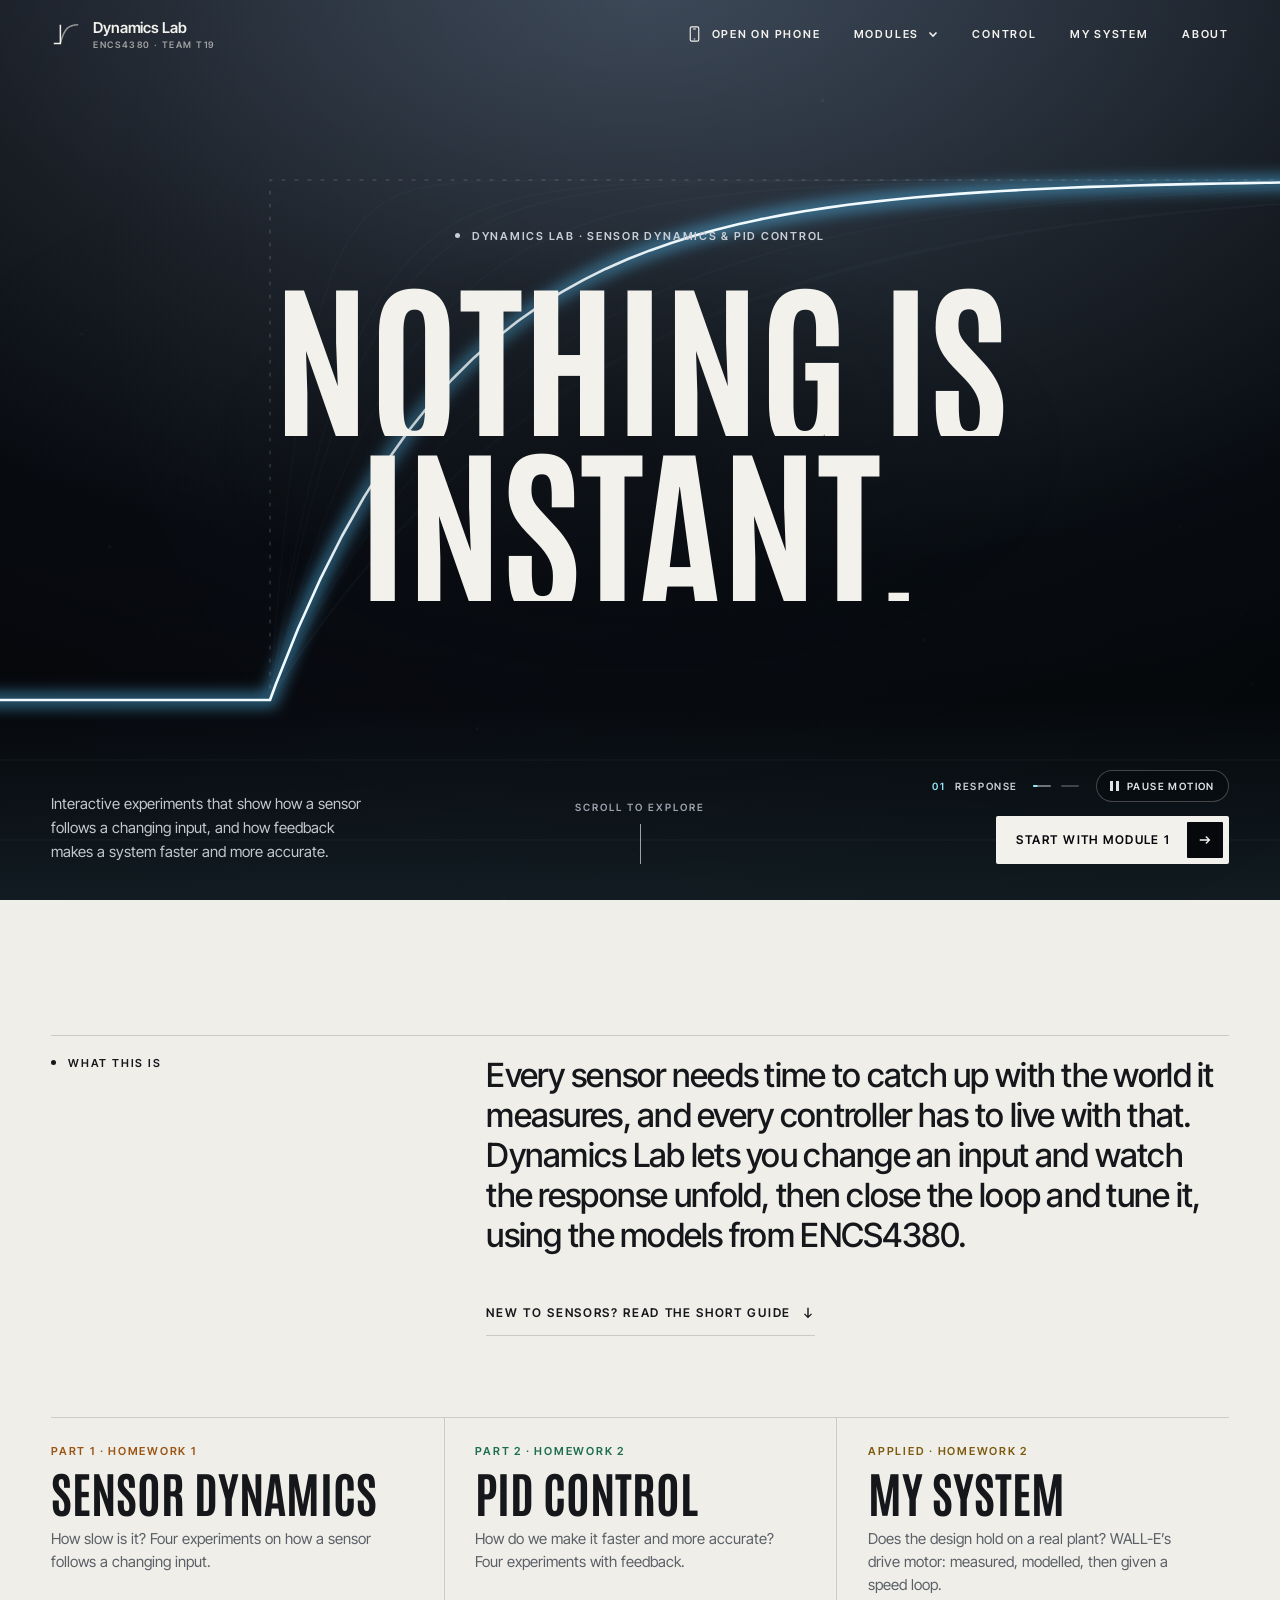
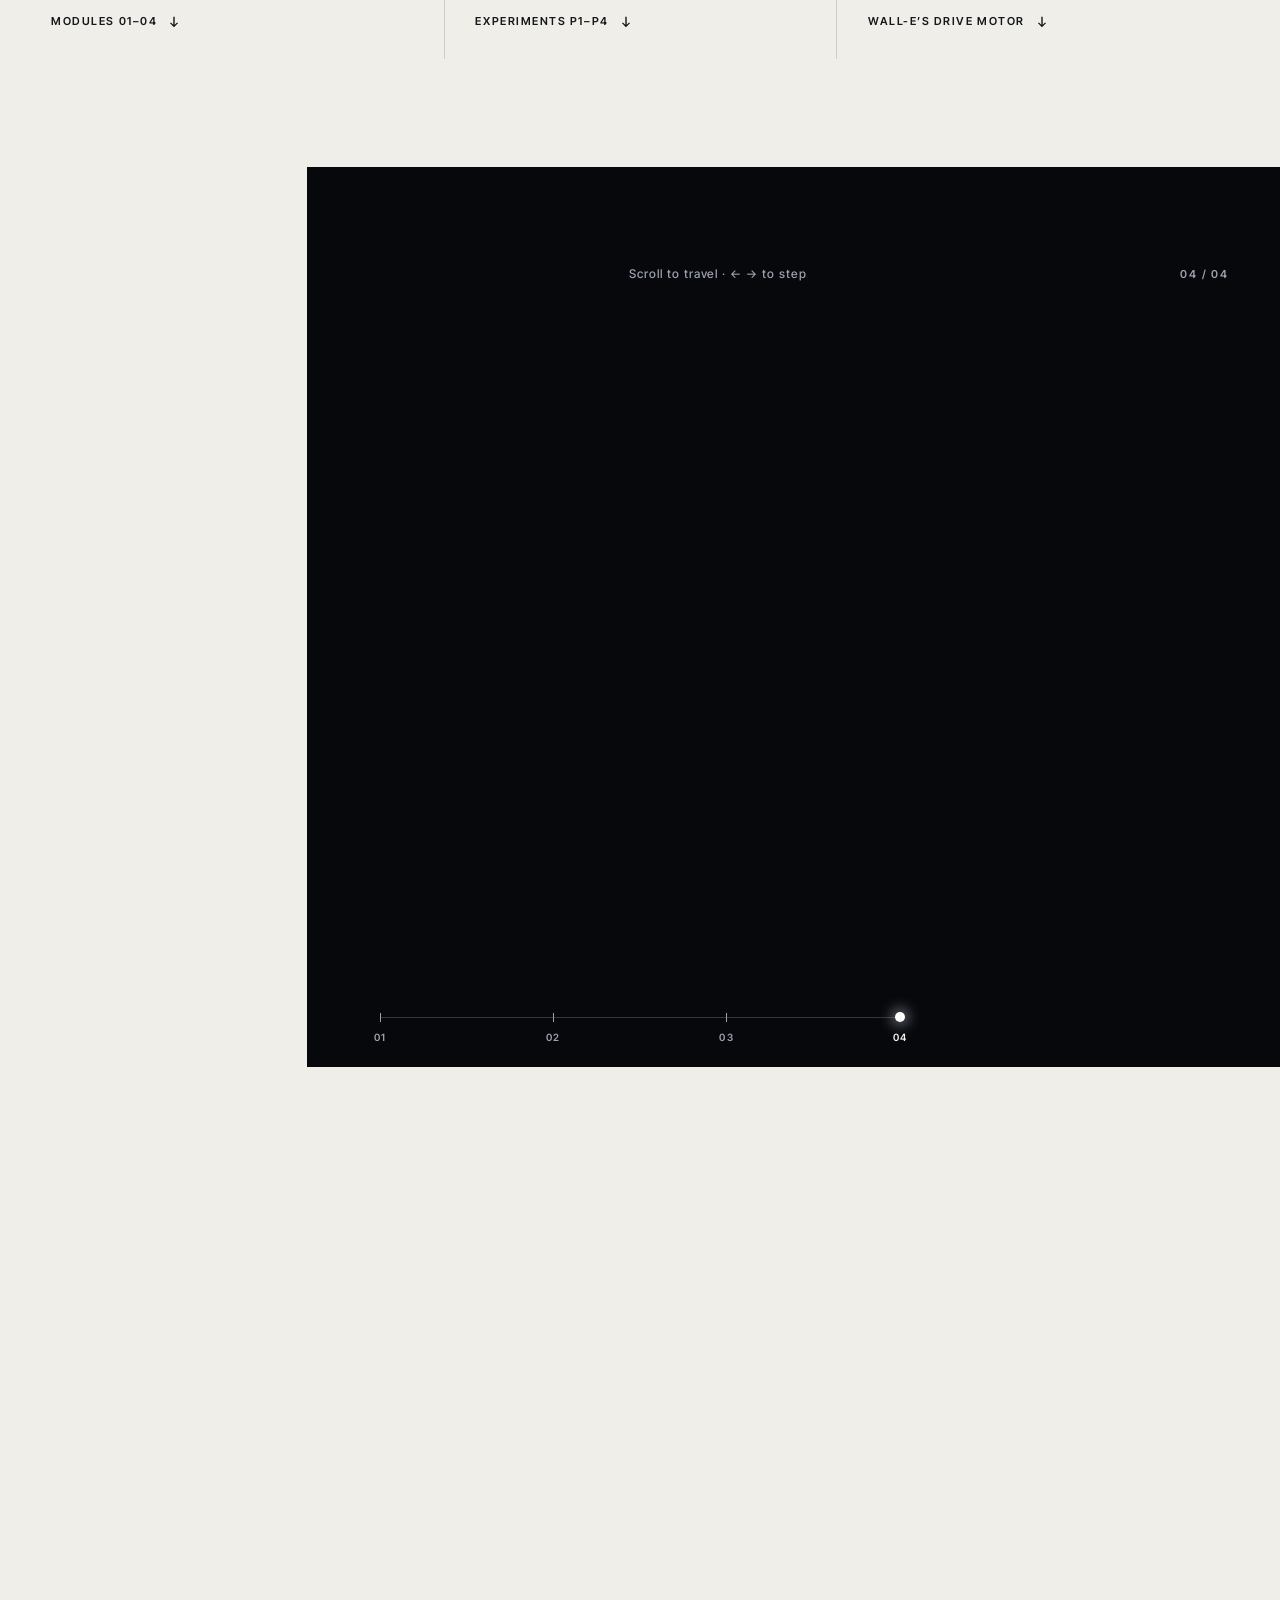
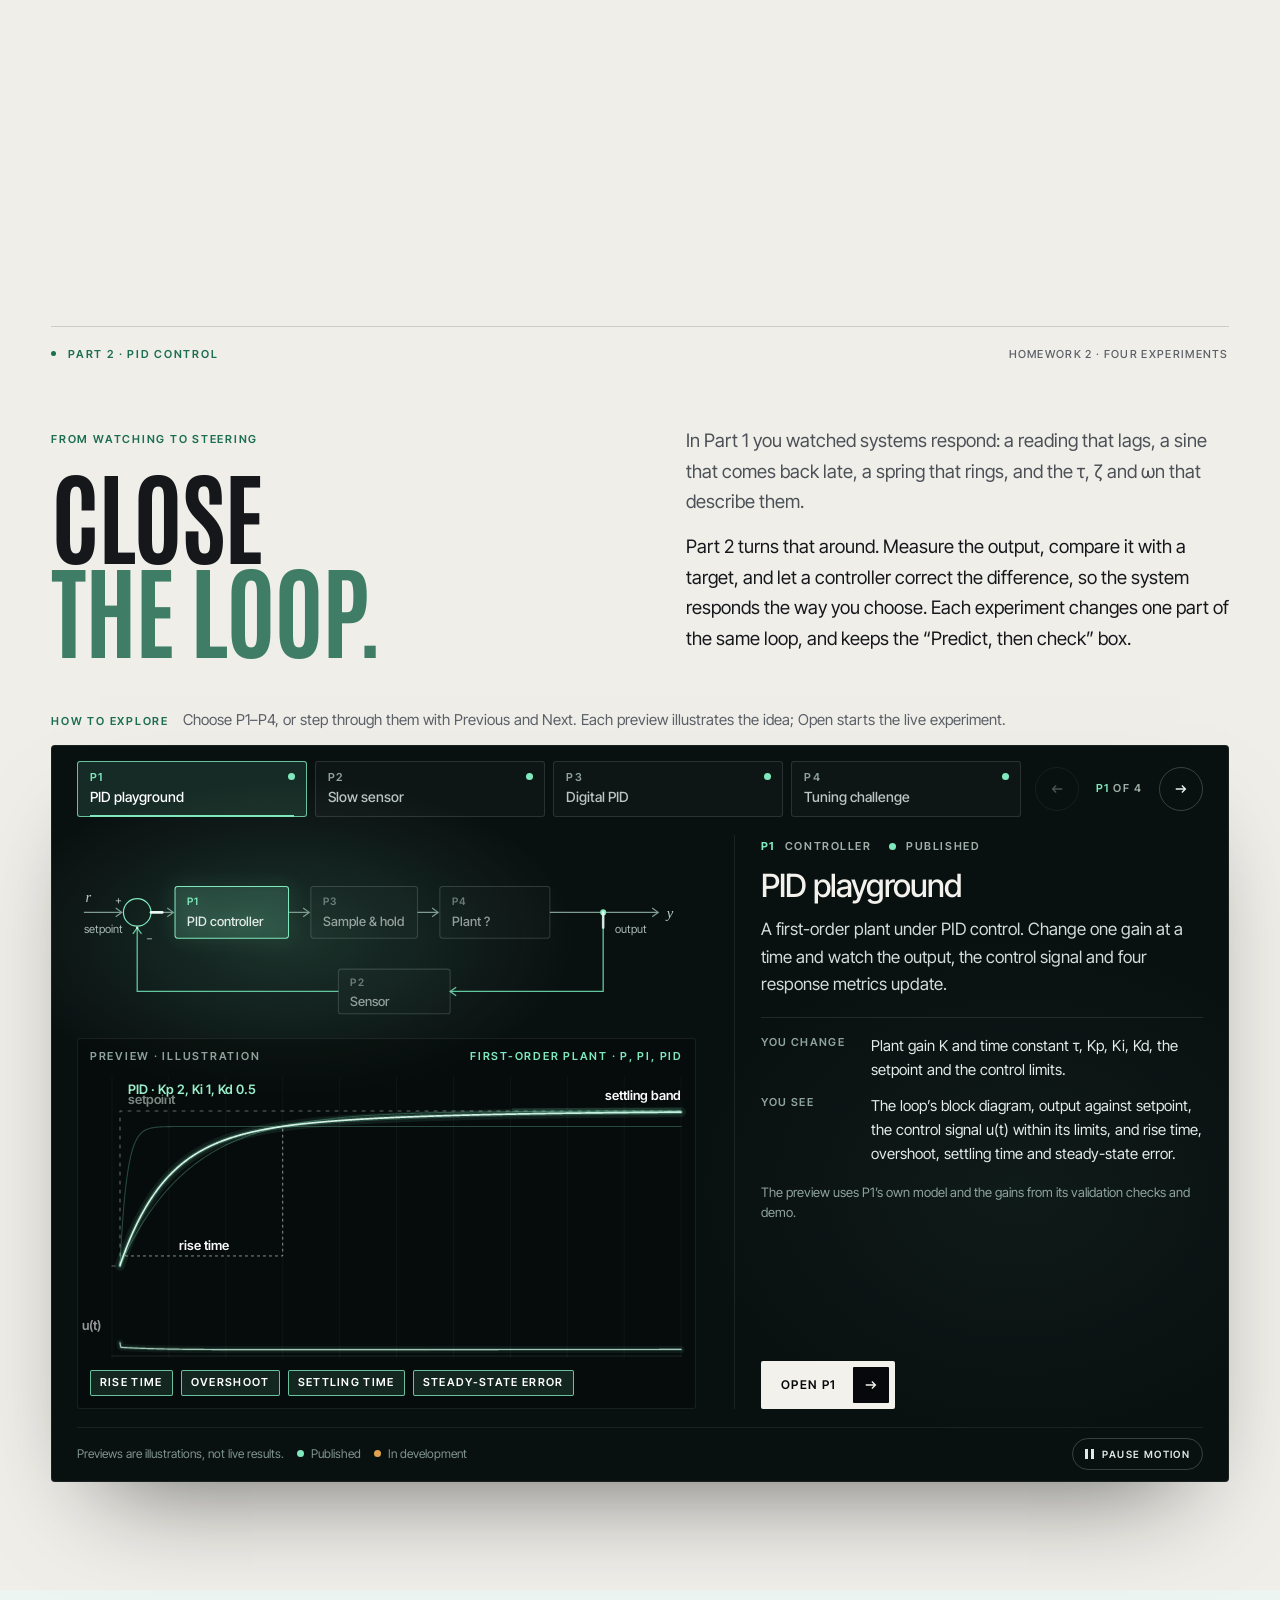
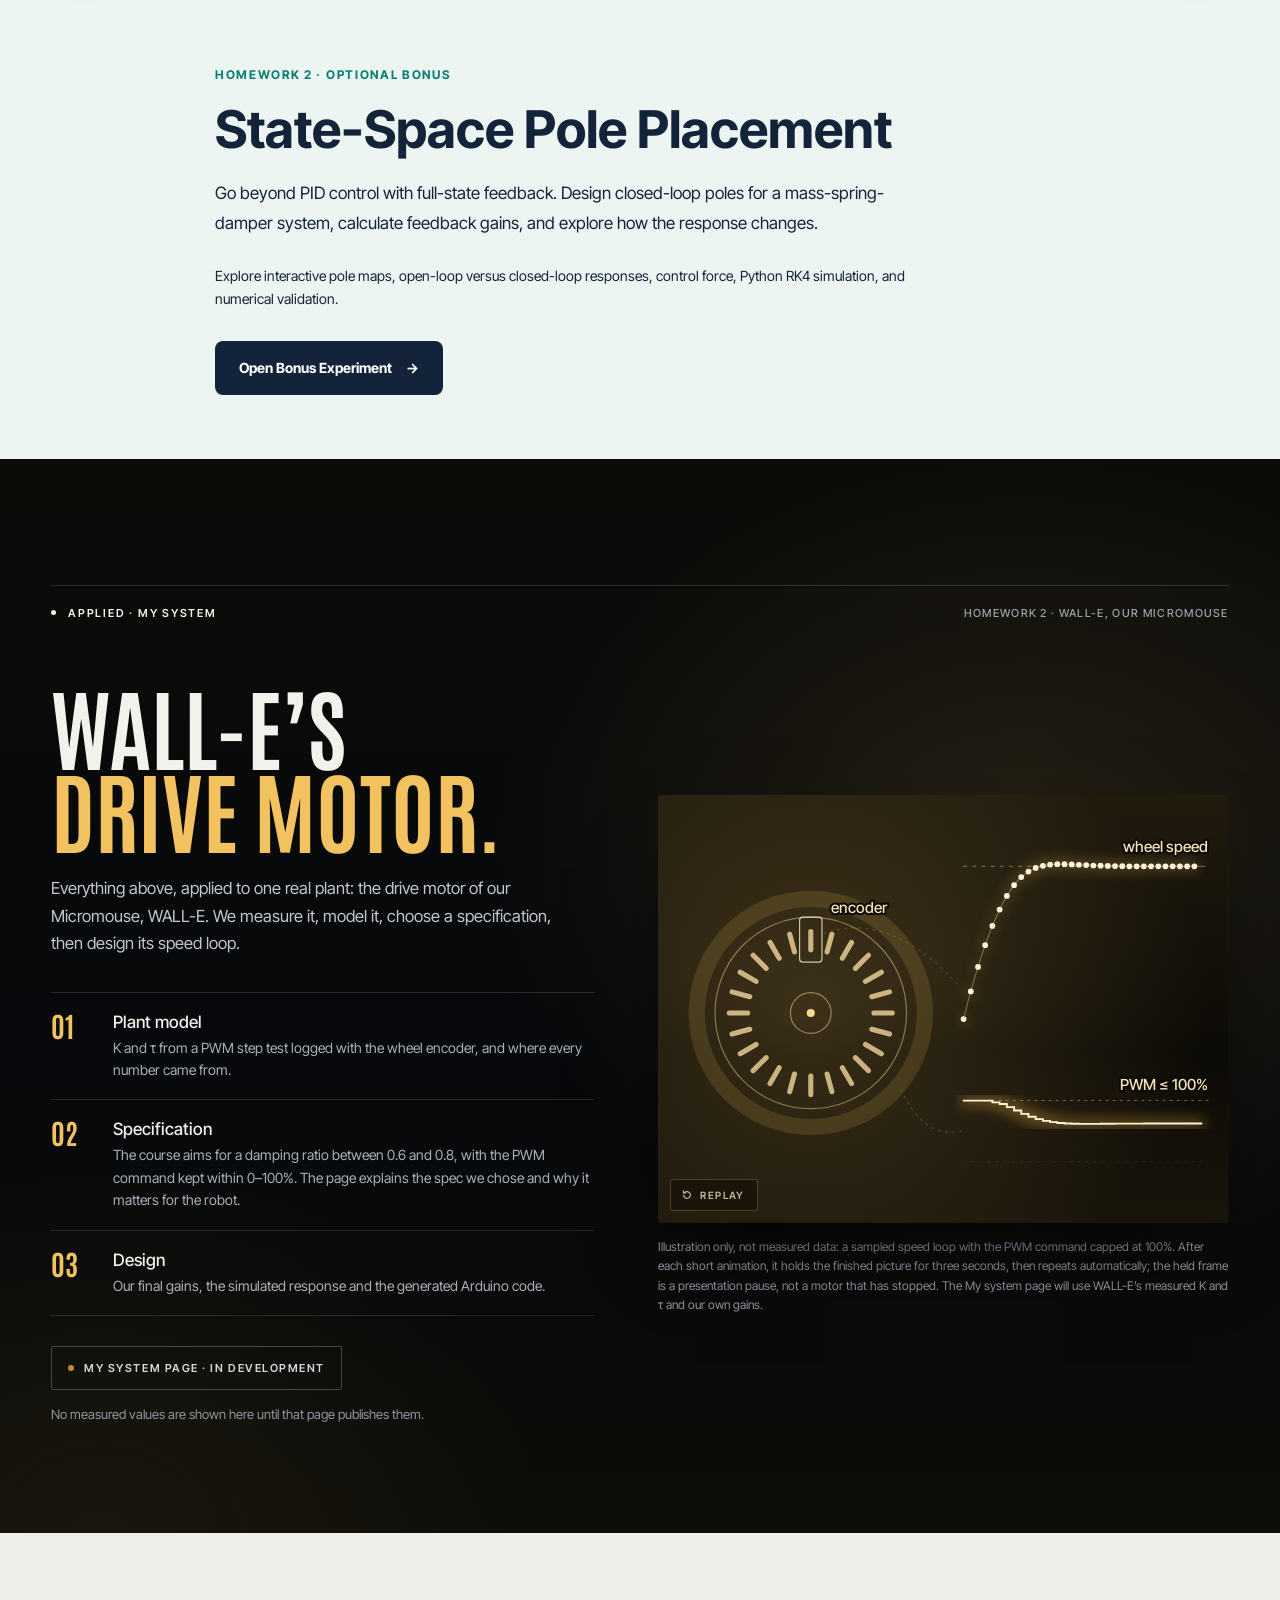
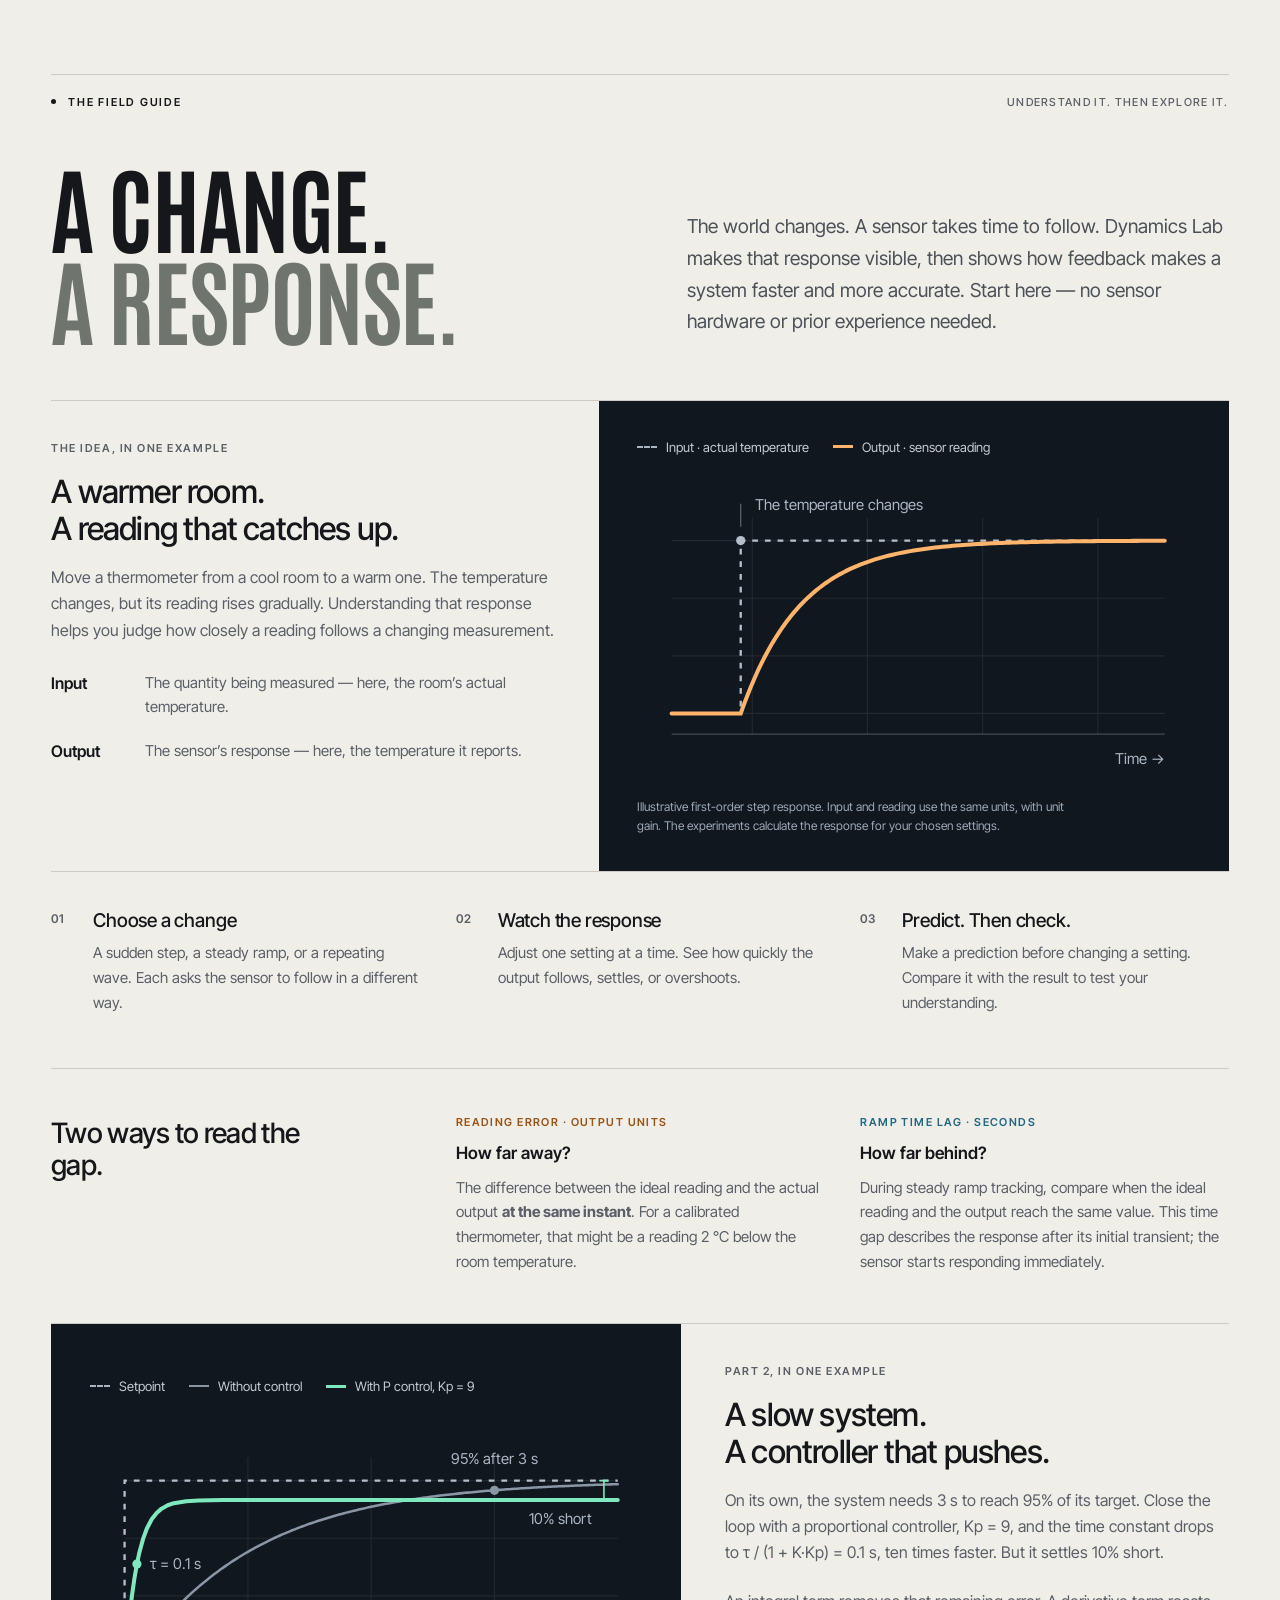
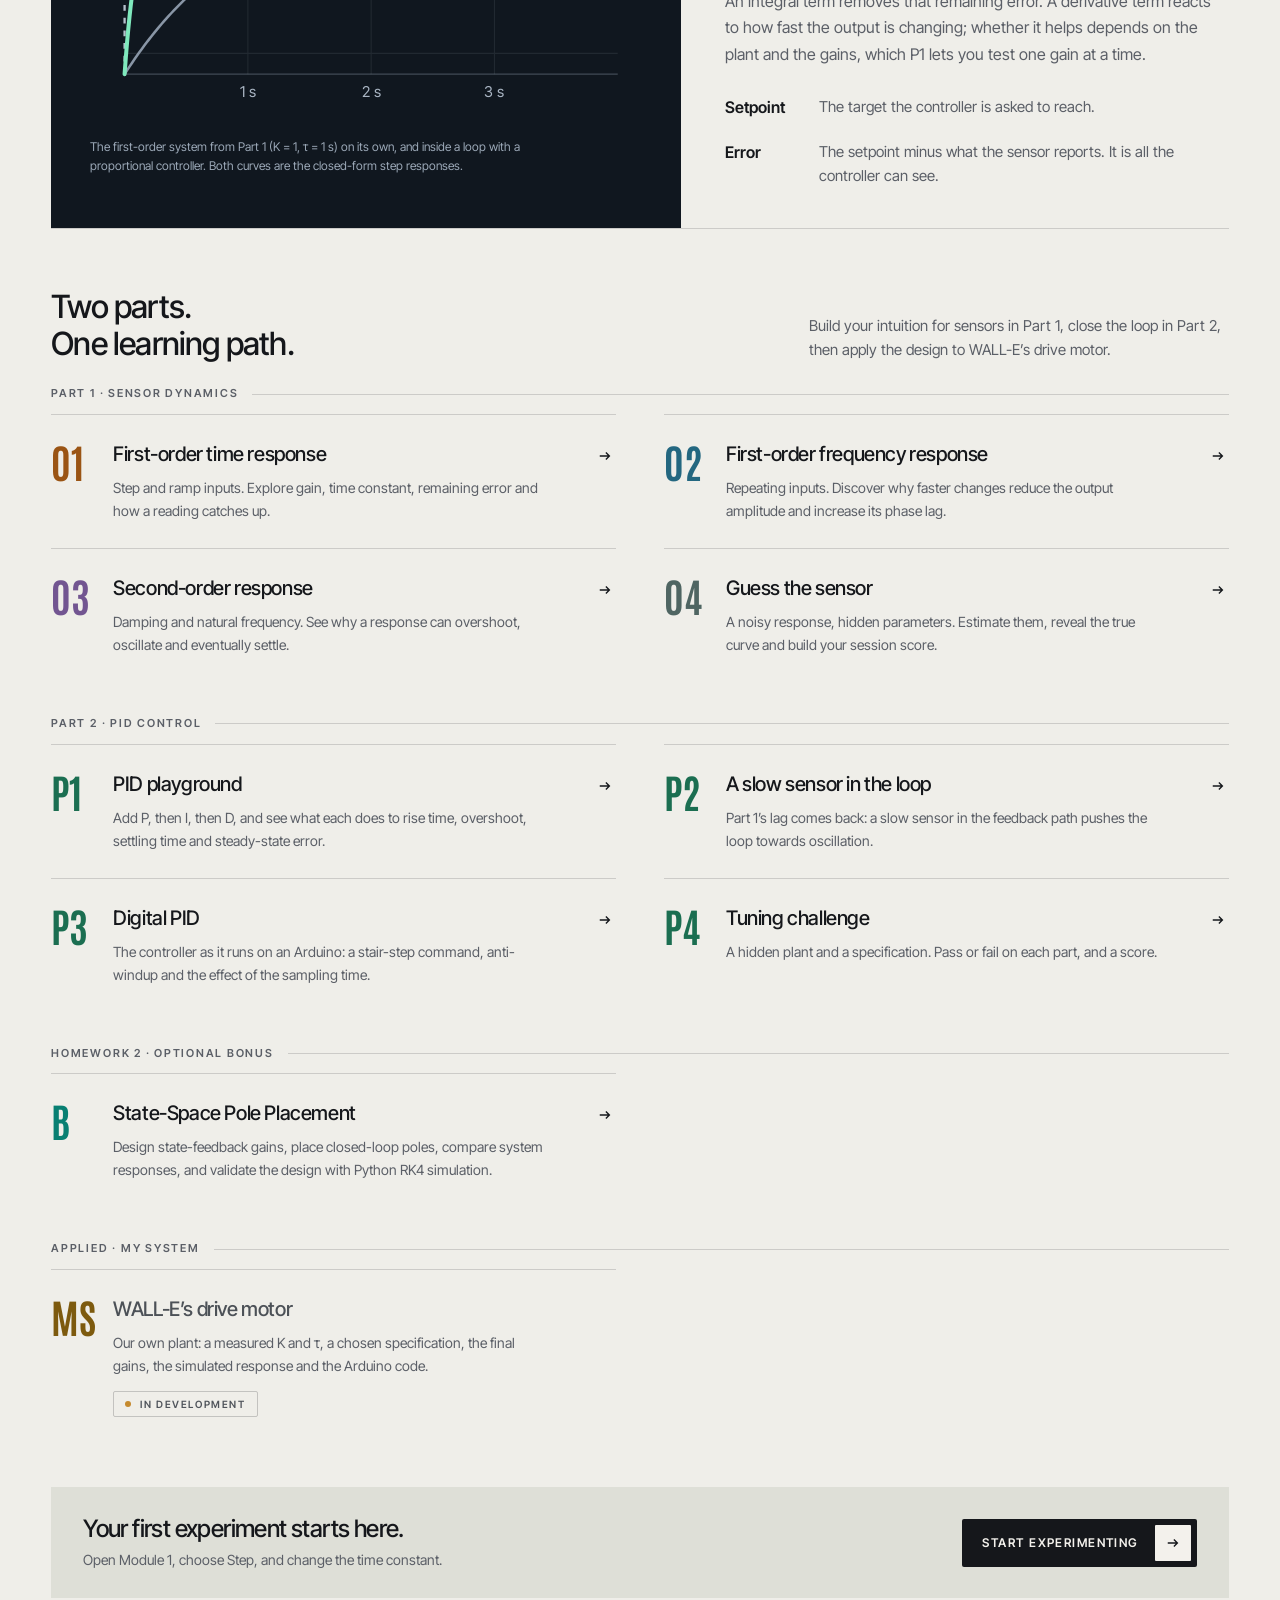
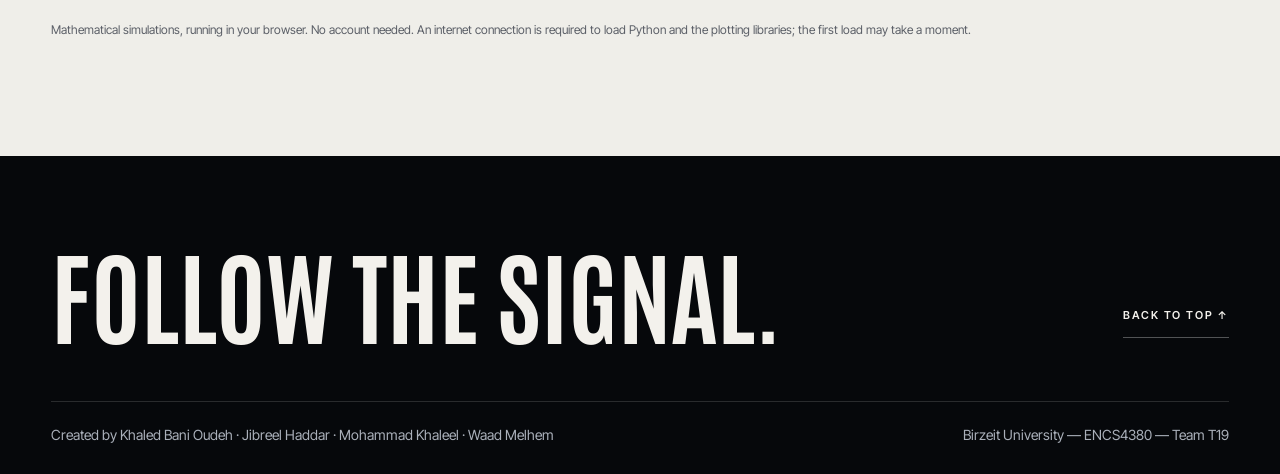
<file: index.html>
<!doctype html>
<html lang="en">
<head>
<meta charset="utf-8">
<meta name="viewport" content="width=device-width,initial-scale=1,viewport-fit=cover">
<title>Dynamics Lab — Sensor dynamics and PID control</title>
<meta name="description" content="Dynamics Lab: interactive experiments on how sensors respond to changing inputs, and how PID feedback makes a system faster and more accurate. An ENCS4380 project by Team T19, Birzeit University.">
<meta name="theme-color" content="#06080b">
<link rel="preconnect" href="https://fonts.googleapis.com">
<link rel="preconnect" href="https://fonts.gstatic.com" crossorigin>
<link rel="stylesheet" href="https://fonts.googleapis.com/css2?family=Antonio:wght@600;700&family=Inter+Tight:wght@400;500;600&display=swap">
<script>if(window.matchMedia&&!matchMedia("(prefers-reduced-motion: reduce)").matches)document.documentElement.classList.add("motion")</script>
<style>
:root{--ink:#06080b;--paper:#efeee9;--text:#15171b;--muted:#5b5f67;--light:#f3f1ec;--dim:#9ba2ad;--line:rgba(21,23,27,.16);--cyan:#7fe0ff;--amber:#ffb36b;--display:"Antonio","Arial Narrow","Roboto Condensed",Impact,sans-serif;--body:"Inter Tight",system-ui,-apple-system,"Segoe UI",Roboto,sans-serif;--g:clamp(16px,4vw,56px);--ease:cubic-bezier(.22,.8,.2,1)}
*,*::before,*::after{box-sizing:border-box}
html{-webkit-text-size-adjust:100%;scroll-padding-top:80px}
body{margin:0;background:var(--ink);color:var(--light);font:400 16px/1.55 var(--body);-webkit-font-smoothing:antialiased}
a{color:inherit}svg,canvas{display:block}
:focus-visible{outline:2px solid var(--cyan);outline-offset:4px}
.sr{position:absolute;width:1px;height:1px;overflow:hidden;clip-path:inset(50%);white-space:nowrap}
.skip{position:fixed;left:16px;top:-80px;z-index:100;padding:12px 18px;background:var(--light);color:var(--ink);font-weight:600;text-decoration:none}.skip:focus{top:12px}
.label{margin:0;font:600 11px/1.4 var(--body);letter-spacing:.16em;text-transform:uppercase}
.label::before{content:"";display:inline-block;width:5px;height:5px;margin-right:12px;border-radius:50%;background:currentColor;vertical-align:2px}
.arrow{width:14px;height:14px;fill:none;stroke:currentColor;stroke-width:1.6;flex:none}
.defs{position:absolute;width:0;height:0;overflow:hidden}

/* Header */
.hdr{position:fixed;inset:0 0 auto;z-index:60;display:flex;align-items:center;justify-content:space-between;gap:16px;padding:12px var(--g);color:var(--light);transition:color .45s var(--ease)}
.hdr[data-tone=light]{color:var(--text)}
.brand{display:flex;align-items:center;gap:12px;min-height:44px;text-decoration:none;font:600 15px/1 var(--body);letter-spacing:-.01em}
.brand svg{width:30px;height:30px;fill:none;stroke:currentColor;stroke-width:1.6}
.brand small{display:block;margin-top:5px;font:600 9px/1 var(--body);letter-spacing:.16em;opacity:.6}
.nav{display:flex;align-items:center;gap:clamp(18px,2.6vw,36px)}
.nav-btn,.nav>a{display:inline-flex;align-items:center;gap:8px;min-height:44px;padding:0;border:0;background:none;color:inherit;font:600 11px/1 var(--body);letter-spacing:.16em;text-transform:uppercase;text-decoration:none;cursor:pointer}
.nav-btn svg{width:12px;height:12px;fill:none;stroke:currentColor;stroke-width:1.6;transition:transform .3s var(--ease)}
.nav-btn[aria-expanded=true] svg{transform:rotate(180deg)}
.menu{position:absolute;top:64px;right:var(--g);width:min(380px,calc(100vw - 32px));margin:0;padding:4px 22px;list-style:none;background:rgba(12,15,21,.95);-webkit-backdrop-filter:blur(14px);backdrop-filter:blur(14px);color:var(--light);border-radius:3px;box-shadow:0 24px 60px rgba(0,0,0,.35);animation:drop .35s var(--ease)}
.menu[hidden]{display:none}
.mrow{display:flex;align-items:baseline;gap:16px;padding:17px 0;border-bottom:1px solid rgba(255,255,255,.09);font-size:15px;line-height:1.3;text-decoration:none}
.menu li:last-child .mrow{border-bottom:0}
.mrow b{min-width:22px;font:600 11px/1 var(--body);letter-spacing:.1em;color:var(--dim)}
a.mrow:hover{color:var(--cyan)}
.soon{margin-left:auto;font:600 10px/1 var(--body);letter-spacing:.16em;text-transform:uppercase;color:var(--amber);white-space:nowrap}
.is-soon{cursor:default}.is-soon .arrow{display:none}
@keyframes drop{from{opacity:0;transform:translateY(-6px)}}

/* Hero */
.hero{position:relative;height:100vh;height:100svh;min-height:560px;overflow:hidden;isolation:isolate;background:radial-gradient(130% 90% at 50% -10%,#1b2331 0%,#0b0f15 48%,var(--ink) 100%)}
.hero-art{position:absolute;inset:0;width:100%;height:100%;z-index:-1;overflow:visible}
.hero-art path{fill:none;stroke-linecap:round;stroke-linejoin:round}
.hero-fx{position:absolute;inset:0;width:100%;height:100%;z-index:-2;display:none;pointer-events:none}
.fx .hero-fx{display:block}.fx .ghost{display:none}
.hero-in{position:absolute;inset:0;display:flex;flex-direction:column;align-items:center;justify-content:center;padding:90px var(--g) 160px;text-align:center;background:radial-gradient(46% 34% at 50% 50%,rgba(6,8,11,.42),rgba(6,8,11,0) 72%)}
.hero h1{margin:0;font-weight:400}
.kicker{display:block;margin-bottom:clamp(16px,3vh,30px);color:#c9ced6}
.display{display:block;font:700 clamp(76px,14.5vw,232px)/.86 var(--display);letter-spacing:-.005em;text-transform:uppercase}
.display>span{display:block;overflow:hidden;padding-top:.03em}
.display i{display:block;font-style:normal}
.hero-foot{position:absolute;left:0;right:0;bottom:0;display:grid;grid-template-columns:1fr auto 1fr;align-items:end;gap:24px;padding:0 var(--g) clamp(22px,4vh,40px)}
.hero-foot p{margin:0;max-width:36ch;font-size:15px;line-height:1.6;color:#c3c8d0}
.cue{display:flex;flex-direction:column;align-items:center;gap:12px;min-height:44px;color:var(--dim);font:600 10px/1 var(--body);letter-spacing:.2em;text-transform:uppercase;text-decoration:none}
.cue i{width:1px;height:40px;background:currentColor;transform-origin:top}
.cta{justify-self:end;display:inline-flex;align-items:center;gap:16px;min-height:48px;padding:0 6px 0 20px;background:var(--light);color:var(--ink);border-radius:2px;font:600 12px/1 var(--body);letter-spacing:.12em;text-transform:uppercase;text-decoration:none;white-space:nowrap}
.cta span{display:grid;place-items:center;width:36px;height:36px;background:var(--ink);color:var(--light);border-radius:1px}
.cta .arrow{transition:transform .35s var(--ease)}.cta:hover .arrow{transform:translateX(3px)}
.cta.dark{background:var(--text);color:var(--light)}.cta.dark span{background:var(--light);color:var(--text)}
.wipe{display:none;position:absolute;inset:-12% -30%;z-index:4;pointer-events:none}
.wipe i{position:absolute;left:0;width:100%;height:26%;background:var(--paper);transform:translate3d(120%,0,0) skewX(-16deg)}
.wipe i:nth-child(2){top:24%}.wipe i:nth-child(3){top:48%}.wipe i:nth-child(4){top:72%}
.motion .wipe{display:block}
.motion .display i{animation:rise 1.25s var(--ease) both}
.motion .display>span+span i{animation-delay:.12s}
.motion .kicker,.motion .hero-foot{animation:fade 1.2s .55s var(--ease) both}
.motion .draw{stroke-dasharray:2000;stroke-dashoffset:2000;animation:draw 2.8s .35s cubic-bezier(.45,.05,.2,1) forwards}
.motion .draw.d2{animation-delay:.65s}.motion .draw.d3{animation-delay:.85s}
.motion .head{opacity:0;animation:show 1s 2.7s forwards}
.motion .cue i{animation:cue 2.4s var(--ease) infinite}
@keyframes rise{from{transform:translateY(102%)}}
@keyframes fade{from{opacity:0}}
@keyframes show{to{opacity:1}}
@keyframes draw{to{stroke-dashoffset:0}}
@keyframes cue{0%{transform:scaleY(0)}50%{transform:scaleY(1);transform-origin:top}50.1%{transform-origin:bottom}100%{transform:scaleY(0);transform-origin:bottom}}

/* Intro */
.intro{position:relative;z-index:1;background:var(--paper);color:var(--text);padding:clamp(96px,15vh,170px) var(--g) clamp(80px,12vh,150px)}
.wrap{max-width:1320px;margin:0 auto}
.rule{display:grid;grid-template-columns:minmax(0,4fr) minmax(0,8fr);gap:clamp(20px,5vw,80px);padding-top:20px;border-top:1px solid var(--line)}
.lead{margin:0;max-width:25em;font:500 clamp(24px,2.6vw,40px)/1.2 var(--body);letter-spacing:-.022em}
.to-guide{display:inline-flex;align-items:center;gap:10px;min-height:44px;margin-top:clamp(28px,4vh,40px);border-bottom:1px solid var(--line);font:600 12px/1 var(--body);letter-spacing:.14em;text-transform:uppercase;text-decoration:none}
.to-guide svg{transform:rotate(90deg)}

/* Module flight */
.tunnel{position:relative;background:var(--paper)}
.stage{position:relative;overflow:hidden;color:var(--light);padding:clamp(96px,14vh,140px) var(--g) clamp(64px,10vh,110px);background:radial-gradient(90% 60% at 52% 0%,#1a2130,transparent 70%),linear-gradient(#0a0d13,var(--ink) 55%,#0b1214)}
.bg{display:none}
.stage-head{display:flex;justify-content:space-between;align-items:baseline;gap:16px;max-width:1320px;margin:0 auto clamp(40px,7vh,72px)}
.hint{margin:0;color:var(--dim);font:500 12px/1.4 var(--body);letter-spacing:.08em}
.plates{display:grid;grid-template-columns:repeat(auto-fit,minmax(min(100%,250px),1fr));gap:56px 32px;max-width:1320px;margin:0 auto;padding:0;list-style:none}
.plate-img{position:relative;display:block;aspect-ratio:4/5;overflow:hidden;border-radius:3px;background:#101318;box-shadow:0 40px 80px -24px rgba(0,0,0,.65);text-decoration:none;transform-origin:50% 50%}
.plate-img svg{width:100%;height:100%}
.plate-img::after{content:"";position:absolute;inset:0;border-radius:inherit;box-shadow:inset 0 1px 0 rgba(255,255,255,.14),inset 0 0 0 1px rgba(255,255,255,.06);pointer-events:none}
.fog{position:absolute;inset:0;background:var(--ink);opacity:0;pointer-events:none}
.cap{margin-top:20px}
.cap-meta{margin:0 0 8px;color:var(--dim);font:600 11px/1.4 var(--body);letter-spacing:.16em;text-transform:uppercase}
.cap-meta span{margin-right:12px;color:var(--light)}
.cap h3{margin:0 0 4px;font:500 clamp(19px,1.6vw,24px)/1.25 var(--body);letter-spacing:-.015em}
.cap-d{margin:0;color:#b5bbc5;font-size:14px;line-height:1.5}
.cap-link{display:inline-flex;align-items:center;gap:10px;min-height:44px;color:var(--accent,var(--cyan));font:600 12px/1 var(--body);letter-spacing:.14em;text-transform:uppercase;text-decoration:none}
.cap-link .arrow{transition:transform .35s var(--ease)}.cap-link:hover .arrow{transform:translateX(4px)}
span.cap-link{color:var(--amber)}
.rail,.count{display:none}
.motion .tunnel{height:calc(var(--h,540)*1vh);height:calc(var(--h,540)*1svh)}
.motion .stage{position:sticky;top:0;height:100vh;height:100dvh;padding:0;background:var(--ink)}
.motion .bg{display:block;position:absolute;inset:0;width:100%;height:100%}
.motion .stage-head{position:absolute;z-index:200;top:clamp(76px,11vh,104px);left:var(--g);right:var(--g);margin:0}
.motion .plates{position:absolute;inset:0;display:block;max-width:none;margin:0}
.motion .plate{position:absolute;inset:0;pointer-events:none}
.motion .plate-img{position:absolute;left:0;top:0;width:var(--pw,360px);opacity:0;pointer-events:none;backface-visibility:hidden}
.motion .moving .plate-img{will-change:transform,opacity}
.motion .cap{position:absolute;z-index:200;left:50%;bottom:calc(74px + env(safe-area-inset-bottom));width:min(560px,calc(100% - 32px));margin:0;text-align:center;opacity:0;pointer-events:none;transform:translateX(-50%)}
.motion .cap.on{pointer-events:auto}
.motion .rail{display:block;position:absolute;z-index:200;left:50%;bottom:calc(16px + env(safe-area-inset-bottom));width:min(520px,calc(100% - 2*var(--g) - 24px));height:48px;transform:translateX(-50%)}
.rail-line{position:absolute;left:0;right:0;top:14px;height:1px;background:rgba(255,255,255,.18)}
.rail-dot{position:absolute;left:0;top:14px;width:10px;height:10px;margin:-5px 0 0 -5px;border-radius:50%;background:#fff;box-shadow:0 0 14px 3px var(--glow,rgba(127,224,255,.55))}
.rail button{position:absolute;top:0;display:flex;flex-direction:column;align-items:center;gap:10px;width:48px;height:48px;margin-left:-24px;padding:10px 0 0;border:0;background:none;color:var(--dim);font:600 10px/1 var(--body);letter-spacing:.12em;cursor:pointer}
.rail button::before{content:"";width:1px;height:9px;background:currentColor}
.rail button[aria-current=true]{color:var(--light)}
.motion .count{display:block;margin:0;color:var(--dim);font:600 11px/1 var(--body);letter-spacing:.16em}

/* Display heading + module index (used by the guide) */
.big{margin:0 0 clamp(20px,3vh,32px);font:700 clamp(64px,10vw,160px)/.88 var(--display);text-transform:uppercase}
.index{margin:clamp(72px,12vh,128px) 0 0;padding:0;list-style:none;border-top:1px solid var(--line)}
.irow{display:grid;grid-template-columns:56px minmax(0,1.2fr) minmax(0,1.5fr) 150px;align-items:center;gap:20px;min-height:80px;padding:18px 0;border-bottom:1px solid var(--line);text-decoration:none;transition:padding .45s var(--ease)}
.irow .n{font:600 12px/1 var(--body);letter-spacing:.12em;color:var(--muted)}
.irow .t{font:500 clamp(18px,1.7vw,24px)/1.25 var(--body);letter-spacing:-.015em}
.irow .d{color:var(--muted);font-size:15px;line-height:1.45}
.irow .go{display:inline-flex;align-items:center;justify-content:flex-end;gap:10px;font:600 11px/1 var(--body);letter-spacing:.16em;text-transform:uppercase}
a.irow:hover{padding-left:12px}
.irow.is-soon .t{color:#6f737a}
.irow .soon{margin:0;color:#9a5414}
.note{margin:28px 0 0;max-width:60em;color:var(--muted);font-size:14px;line-height:1.6}

/* Beginner guide — scoped to preserve the existing hero and module flight. */
.guide{position:relative;z-index:1;background:var(--paper);color:var(--text);padding:clamp(80px,11vw,150px) var(--g) clamp(72px,9vw,120px)}
.guide .g-topline{display:flex;justify-content:space-between;gap:20px;padding-top:20px;border-top:1px solid var(--line)}
.guide .g-meta{color:var(--muted);font:500 11px/1.4 var(--body);letter-spacing:.12em;text-transform:uppercase}
.guide .g-head{display:grid;grid-template-columns:1.1fr 1fr;gap:40px;align-items:end;margin:50px 0 56px}
.guide .g-title{margin:0;font:700 clamp(62px,7.4vw,114px)/.97 var(--display);letter-spacing:-.015em;text-transform:uppercase}
.guide .g-title span{display:block;color:#6f746f}
.guide .g-lead{margin:0 0 6px;max-width:35em;color:#4c5157;font-size:clamp(17px,1.5vw,21px);line-height:1.65}
.guide .g-example{display:grid;grid-template-columns:1fr 1.15fr;border-top:1px solid var(--line);border-bottom:1px solid var(--line)}
.guide .g-copy{padding:40px 44px 40px 0}
.guide .g-kicker{margin:0 0 18px;color:var(--muted);font:600 11px/1.4 var(--body);letter-spacing:.14em;text-transform:uppercase}
.guide h3{margin:0 0 16px;font:500 clamp(26px,2.5vw,36px)/1.15 var(--body);letter-spacing:-.025em}
.guide .g-copy>p:not(.g-kicker){max-width:34em;margin:0 0 22px;color:var(--muted);line-height:1.65}
.guide .g-terms{margin:28px 0 0;display:grid;gap:20px}
.guide .g-terms div{display:grid;grid-template-columns:76px 1fr;gap:18px}
.guide dt{font-weight:600}.guide dd{margin:0;color:var(--muted);font-size:15px;line-height:1.6}
.guide .g-diagram{margin:0;align-self:stretch;display:flex;flex-direction:column;justify-content:center;gap:26px;padding:36px clamp(20px,3vw,44px);background:#10171f;color:var(--light)}
.guide .g-legend{display:flex;flex-wrap:wrap;gap:12px 24px;font-size:13px;color:#c4cbd3}
.guide .g-key{display:inline-flex;align-items:center;gap:9px}
.guide .g-key::before{content:'';width:20px;border-top:2px dashed #abb5c1}
.guide .g-key.output::before{border-top:3px solid var(--amber)}
.guide .g-diagram svg{width:100%;height:auto;overflow:visible}
.guide .g-diagram figcaption{font-size:12px;line-height:1.6;color:#9ba8b7;max-width:36em}
.guide .g-method{display:grid;grid-template-columns:repeat(3,minmax(0,1fr));gap:36px;list-style:none;padding:38px 0 52px;margin:0;border-bottom:1px solid var(--line);counter-reset:method}
.guide .g-method li{counter-increment:method;position:relative;padding-left:42px}
.guide .g-method li::before{content:counter(method,decimal-leading-zero);position:absolute;left:0;top:3px;font:600 12px/1 var(--body);color:var(--muted)}
.guide .g-method h3{font-size:19px;margin-bottom:9px;letter-spacing:-.01em}
.guide .g-method p{margin:0;color:var(--muted);font-size:15px;line-height:1.65}
.guide .g-gap{display:grid;grid-template-columns:1fr 1fr 1fr;gap:36px;padding:48px 0;border-bottom:1px solid var(--line)}
.guide .g-gap h3{font-size:28px;max-width:9em}
.guide .g-gap h4{margin:0 0 12px;font:600 17px/1.3 var(--body)}
.guide .g-gap p{margin:0;color:var(--muted);font-size:15px;line-height:1.65}
.guide .g-unit{display:block;margin-bottom:14px;color:#9a5414;font:600 11px/1 var(--body);letter-spacing:.13em;text-transform:uppercase}
.guide .g-lag .g-unit{color:#236780}
.guide .g-path-head{display:flex;justify-content:space-between;align-items:end;gap:24px;margin:60px 0 24px}
.guide .g-path-head h3{margin:0;font-size:32px}
.guide .g-path-head p{margin:0;max-width:28em;color:var(--muted);font-size:15px;line-height:1.6}
.guide .g-path{display:grid;grid-template-columns:1fr 1fr;column-gap:48px;list-style:none;padding:0;margin:0}
.guide .g-path a{display:grid;grid-template-columns:48px minmax(0,1fr) 18px;gap:14px;padding:26px 0;border-top:1px solid var(--line);text-decoration:none;align-items:start}
.guide .g-path a:hover .g-name{text-decoration:underline;text-underline-offset:5px}
.guide .g-num{font:700 40px/1 var(--display);color:var(--module-color)}
.guide .g-name{display:block;font:500 20px/1.3 var(--body);letter-spacing:-.02em}
.guide .g-desc{display:block;margin-top:9px;max-width:31em;color:var(--muted);font-size:14px;line-height:1.65}
.guide .g-path .arrow{margin-top:8px}
.guide .g-start{display:flex;align-items:center;justify-content:space-between;gap:28px;margin-top:44px;padding:28px 32px;background:#dedfd7}
.guide .g-start h3{margin:0 0 6px;font-size:24px}.guide .g-start p{margin:0;color:var(--muted);font-size:14px}
.guide .g-start .cta{flex:none}
.guide .g-note{margin:22px 0 0;color:var(--muted);font-size:12px;line-height:1.7}
@media(max-width:820px){
 .guide .g-head{gap:28px}.guide .g-example{grid-template-columns:1fr 1fr}
 .guide .g-copy{padding-right:28px}.guide .g-terms div{grid-template-columns:1fr;gap:3px}
 .guide .g-method{gap:22px}.guide .g-method li{padding-left:0}.guide .g-method li::before{position:static;display:block;margin-bottom:16px}
 .guide .g-gap{grid-template-columns:1fr 1fr;gap:26px}.guide .g-gap>h3{grid-column:1/-1;max-width:none;margin:0}
 .guide .g-path{column-gap:28px}.guide .g-path a{grid-template-columns:36px minmax(0,1fr) 14px;gap:10px}
 .guide .g-num{font-size:32px}.guide .g-name{font-size:18px}
}
@media(max-width:560px){
 .guide .g-meta{display:none}.guide .g-head{grid-template-columns:1fr;gap:24px;margin:34px 0}
 .guide .g-title{font-size:clamp(56px,13vw,74px)}.guide .g-lead{font-size:17px}
 .guide .g-example{grid-template-columns:1fr}.guide .g-copy{padding:28px 0}.guide .g-terms{grid-template-columns:1fr 1fr;gap:24px}
 .guide .g-diagram{padding:28px 22px;gap:22px}.guide .g-method{grid-template-columns:1fr;gap:26px;padding:32px 0}
 .guide .g-method li{padding-left:40px}.guide .g-method li::before{position:absolute;margin:0}
 .guide .g-gap{grid-template-columns:1fr;gap:26px;padding:34px 0}.guide .g-gap>h3{grid-column:auto;font-size:26px}
 .guide .g-path-head{display:block;margin-top:40px}.guide .g-path-head p{margin-top:14px}
 .guide .g-path{grid-template-columns:1fr}.guide .g-path a{padding:23px 0;grid-template-columns:38px minmax(0,1fr) 16px;gap:14px}
 .guide .g-name{font-size:20px}.guide .g-start{display:block;padding:24px;margin-top:24px}
 .guide .g-start .cta{display:flex;margin-top:22px;white-space:normal}.guide .g-note{font-size:13px}
}

/* Home-page phone sharing; independent of the module pages. */
.nav .home-phone-open{gap:9px}.nav .home-phone-open svg{width:17px;height:20px}
.home-phone-dialog{width:min(410px,calc(100vw - 32px));max-height:calc(100dvh - 32px);overflow:auto;border:1px solid #d8dad6;border-radius:8px;padding:28px;background:var(--paper);color:var(--text);font-family:var(--body);box-shadow:0 24px 100px #0005}
.home-phone-dialog::backdrop{background:rgba(6,8,11,.72);backdrop-filter:blur(8px)}
.home-phone-head{display:flex;align-items:start;justify-content:space-between;gap:14px}
.home-phone-head h2{margin:18px 0 12px;font:700 42px/1.1 var(--display);text-transform:uppercase;letter-spacing:-.02em}
.home-phone-close{flex:none;display:grid;place-items:center;width:42px;height:42px;border:1px solid var(--line);border-radius:3px;background:transparent;color:inherit;font:400 24px/1 var(--body);cursor:pointer}
.home-phone-dialog>p{font-size:14px;line-height:1.65;color:var(--muted);margin:0 0 18px}
.home-phone-qr{width:min(240px,100%);aspect-ratio:1;margin:20px auto;background:#fff;border-radius:3px}
.home-phone-qr svg{width:100%;height:100%}
.home-phone-url{display:block;margin:20px 0;font-size:13px;line-height:1.7;overflow-wrap:anywhere;text-underline-offset:3px}
.home-phone-dialog .cta{width:100%;justify-content:space-between;cursor:pointer;border:0;font-family:var(--body)}
.home-phone-dialog .home-phone-feedback{min-height:24px;margin:12px 0 0;font-size:12px}
@media(max-width:560px){.home-phone-open span{display:none}.home-phone-dialog{padding:22px}.home-phone-head h2{font-size:36px}.home-phone-dialog .cta{font-size:11px}}

/* Footer */
.foot{background:var(--ink);color:var(--light);padding:clamp(64px,10vh,110px) var(--g) calc(28px + env(safe-area-inset-bottom))}
.foot-top{display:flex;flex-wrap:wrap;justify-content:space-between;align-items:flex-end;gap:24px;padding-bottom:clamp(40px,7vh,72px)}
.foot-big{margin:0;font:700 clamp(56px,8vw,128px)/.9 var(--display);text-transform:uppercase}
.foot-top a{display:inline-flex;align-items:center;min-height:44px;font:600 11px/1 var(--body);letter-spacing:.16em;text-transform:uppercase;text-decoration:none;border-bottom:1px solid rgba(255,255,255,.3)}
.foot-bottom{display:flex;flex-wrap:wrap;justify-content:space-between;gap:12px 32px;padding-top:22px;border-top:1px solid rgba(255,255,255,.14);color:#aab0ba;font-size:14px;line-height:1.6}
.foot-bottom p{margin:0}

/* Responsive */
@media (max-width:820px){
 .rule{grid-template-columns:1fr}
 .irow{grid-template-columns:36px 1fr auto;gap:6px 14px}
 .irow .d{grid-column:2/4;grid-row:2;font-size:14px}
 .hero-foot{grid-template-columns:1fr;justify-items:start;gap:18px}
 .cue,.hint{display:none}
 .cta{justify-self:stretch;justify-content:space-between}
}
@media (max-width:560px){.nav>a,.brand small,.k2{display:none}.display{font-size:17.5vw}.hero-in{padding-bottom:210px}}
@media (max-height:700px){.cap-d{display:none}}
@media (max-aspect-ratio:4/5){.hero-art{transform:translateX(26vh)}}

/* ── Homework 2 additions ──────────────────────────────────────
   New, scoped classes only. The rules above are unchanged; where an
   existing component needed a variant, a modifier class is added here. */
:root{--mint:#7fe9bd;--mint-ink:#1b6e51;--ochre:#f2c260;--ochre-ink:#7d5a0e;--p1-ink:#9a5414}

/* Header: room for Control and My system */
@media (max-width:1100px){.nav .nav-sys{display:none}}
@media (max-width:900px){.nav .home-phone-open span{display:none}}
@media (max-width:700px){.nav .nav-about{display:none}}

/* Grouped modules menu */
.menu.menu-groups{display:grid;grid-template-columns:1fr 1fr;column-gap:36px;width:min(680px,calc(100vw - 32px));padding:6px 24px 12px;max-height:calc(100vh - 84px);max-height:calc(100dvh - 84px);overflow-y:auto;overscroll-behavior:contain}
.menu.menu-groups[hidden]{display:none}
.mgroup{margin:0 0 6px;padding:0;list-style:none}
.mhead{display:flex;align-items:center;justify-content:space-between;gap:12px;min-height:44px;margin-top:8px;border-bottom:1px solid rgba(255,255,255,.2);color:var(--dim);font:600 10px/1.3 var(--body);letter-spacing:.16em;text-transform:uppercase;text-decoration:none}
.mhead .arrow{width:12px;height:12px;transform:rotate(90deg)}
a.mhead:hover{color:var(--light)}
.menu-groups .mrow{padding:14px 0}
.menu-groups .mrow b{min-width:26px}
@media (max-width:640px){.menu.menu-groups{grid-template-columns:1fr}}

/* Hero: scene strip, pause control and the scene-1 fade */
/* The hero must never scroll internally (its wipe slabs overflow on purpose). Now that it
   holds focusable controls, clip instead of hiding so focus can't shift it. */
@supports (overflow:clip){.hero{overflow:clip}}
.scn{position:absolute;z-index:3;right:var(--g);bottom:calc(clamp(22px,4vh,40px) + 62px);display:none;grid-template-columns:auto auto auto;grid-template-areas:"now ticks pause";justify-content:end;align-items:center;gap:0 10px;color:var(--dim);text-align:right;--scn:#9fdcff}
.fx .scn{display:grid}
.motion .scn{animation:fade 1.2s .9s var(--ease) both}
.scn-now{grid-area:now;margin:0;color:#c9ced6;font:600 10px/1.4 var(--body);letter-spacing:.16em;text-transform:uppercase}
.scn-now b{margin-right:10px;font-weight:600;color:var(--scn);transition:color 1.2s var(--ease)}
.scn-ticks{grid-area:ticks;display:flex}
.scn-ticks button{position:relative;width:28px;height:32px;padding:0;border:0;background:none;cursor:pointer}
.scn-ticks i{position:absolute;left:5px;right:5px;top:15px;height:2px;overflow:hidden;border-radius:1px;background:rgba(255,255,255,.22)}
.scn-ticks i::after{content:"";position:absolute;inset:0;background:var(--scn);transform:scaleX(var(--p,0));transform-origin:left}
.scn-ticks button[aria-current=true] i{background:rgba(255,255,255,.42)}
.scn-ticks button:hover i{background:rgba(255,255,255,.6)}
.scn-pause{grid-area:pause;display:inline-flex;align-items:center;gap:8px;min-height:32px;margin-left:2px;padding:0 13px;border:1px solid rgba(255,255,255,.24);border-radius:16px;background:rgba(6,8,11,.4);color:#dfe3e8;font:600 10px/1 var(--body);letter-spacing:.14em;text-transform:uppercase;cursor:pointer;transition:border-color .3s var(--ease)}
.scn-pause:hover{border-color:rgba(255,255,255,.55)}
.scn-pause svg{width:9px;height:10px;fill:currentColor}
.scn-pause .i-play,.paused .scn-pause .i-pause{display:none}
.paused .scn-pause .i-play{display:block}
html:not(.motion) .scn-pause{display:none}
.paused .cue i{animation-play-state:paused}
@media (max-width:820px){
 .scn{top:74px;bottom:auto;left:var(--g);right:var(--g);width:auto;grid-template-columns:auto minmax(0,1fr) auto;grid-template-areas:"ticks now pause";justify-content:stretch;gap:0 8px;text-align:left}
 .scn-ticks button{width:24px;height:40px}.scn-ticks i{left:4px;right:4px;top:19px}
 .scn-now{overflow:hidden;white-space:nowrap;text-overflow:ellipsis}.scn-now b{margin-right:8px}
 .scn-pause{justify-content:center;width:40px;min-height:40px;margin:0;padding:0;border-radius:50%}
 .scn-pause span{position:absolute;width:1px;height:1px;overflow:hidden;clip-path:inset(50%);white-space:nowrap}
}

/* Intro: the three-part learning path */
.path{display:grid;grid-template-columns:repeat(3,minmax(0,1fr));margin:clamp(56px,9vh,96px) 0 0;padding:0;list-style:none;border-top:1px solid var(--line)}
.path li{border-left:1px solid var(--line)}
.path li:first-child{border-left:0}
.path a{display:flex;flex-direction:column;gap:12px;height:100%;padding:26px clamp(18px,2.4vw,34px) 30px;text-decoration:none;transition:background .35s var(--ease)}
.path li:first-child a{padding-left:0}
.path a:hover{background:rgba(21,23,27,.035)}
.path-k{font:600 11px/1.3 var(--body);letter-spacing:.16em;text-transform:uppercase;color:var(--pc)}
.path-t{font:700 clamp(36px,3.8vw,60px)/.92 var(--display);text-transform:uppercase}
.path-q{max-width:22em;color:var(--muted);font-size:15px;line-height:1.55}
.path-c{display:inline-flex;align-items:center;gap:10px;margin-top:auto;padding-top:6px;font:600 11px/1.3 var(--body);letter-spacing:.14em;text-transform:uppercase}
.path-c .arrow{transform:rotate(90deg);transition:transform .35s var(--ease)}
.path a:hover .path-c .arrow{transform:rotate(90deg) translateX(3px)}
@media (max-width:820px){.path{grid-template-columns:1fr}.path li{border-left:0;border-top:1px solid var(--line)}.path li:first-child{border-top:0}.path a,.path li:first-child a{padding:24px 0}}

/* Status chip shared by Part 2 and My system */
.status{display:inline-flex;align-items:center;gap:9px;padding:7px 11px;border:1px solid rgba(21,23,27,.2);border-radius:2px;color:#4f545b;font:600 10px/1 var(--body);letter-spacing:.16em;text-transform:uppercase;white-space:nowrap;margin:0}
.status::before{content:"";width:6px;height:6px;border-radius:50%;background:#c58a2e}

/* Part 2 · PID control — chapter opening */
.ctl{position:relative;z-index:1;background:var(--paper);color:var(--text);padding:clamp(96px,14vh,160px) var(--g) clamp(84px,12vh,140px)}
.ctl-top{display:flex;justify-content:space-between;gap:20px;padding-top:20px;border-top:1px solid var(--line)}
.ctl-top .label{color:var(--mint-ink)}
.ctl-meta{margin:0;color:var(--muted);font:500 11px/1.4 var(--body);letter-spacing:.12em;text-transform:uppercase}
.ctl-head{display:grid;grid-template-columns:1.05fr 1fr;gap:clamp(28px,5vw,72px);align-items:end;margin:clamp(40px,7vh,64px) 0 0}
.ctl-kicker{margin:0 0 18px;color:var(--mint-ink);font:600 11px/1.4 var(--body);letter-spacing:.16em;text-transform:uppercase}
.ctl-title{margin:0;font:700 clamp(64px,8vw,128px)/.92 var(--display);letter-spacing:-.015em;text-transform:uppercase}
.ctl-title span{display:block;color:#3f7d66}
.ctl-lead p{margin:0 0 14px;max-width:34em;color:#4c5157;font-size:clamp(17px,1.45vw,20px);line-height:1.65}
.ctl-lead p:last-child{margin:0;color:var(--text)}
@media (max-width:820px){.ctl-head{grid-template-columns:1fr;gap:26px}}
@media (max-width:560px){.ctl-meta{display:none}.ctl-title{font-size:clamp(56px,15vw,78px)}}

/* Part 2 · the experiment viewer. One dark instrument on the paper page:
   selectors and Previous / Next on top, the loop and an animated preview,
   and the selected experiment's text and entry button beside it. On phones
   the same pieces stack in the same order. */
.wb-how{display:flex;flex-wrap:wrap;align-items:baseline;gap:6px 14px;margin:clamp(40px,6vh,60px) 0 14px;color:var(--muted);font-size:15px;line-height:1.55}
.wb-how b{color:var(--mint-ink);font:600 11px/1.4 var(--body);letter-spacing:.16em;text-transform:uppercase}
.wb{position:relative;display:grid;grid-template-columns:minmax(0,1.32fr) minmax(0,1fr);grid-template-areas:"bar bar" "vis text" "foot foot";gap:18px clamp(22px,3vw,44px);padding:16px clamp(14px,2vw,26px) 12px;overflow:hidden;isolation:isolate;border-radius:4px;background:#091010;color:var(--light);box-shadow:0 50px 100px -50px rgba(0,0,0,.6),inset 0 0 0 1px rgba(255,255,255,.07);--acc:127,233,189}
.wb[data-sel=p2]{--acc:111,227,212}.wb[data-sel=p3]{--acc:195,240,124}.wb[data-sel=p4]{--acc:214,239,228}
.wb-light{position:absolute;inset:0;z-index:-1;opacity:0;pointer-events:none;transition:opacity 1.1s var(--ease)}
.wb-light.l1{background:radial-gradient(34% 30% at 20% 26%,rgba(127,233,189,.16),transparent 72%),radial-gradient(40% 50% at 82% 60%,rgba(127,233,189,.05),transparent 70%)}
.wb-light.l2{background:radial-gradient(34% 30% at 32% 42%,rgba(111,227,212,.16),transparent 72%),radial-gradient(40% 50% at 82% 60%,rgba(111,227,212,.05),transparent 70%)}
.wb-light.l3{background:radial-gradient(34% 30% at 30% 24%,rgba(195,240,124,.13),transparent 72%),radial-gradient(40% 50% at 82% 60%,rgba(195,240,124,.05),transparent 70%)}
.wb-light.l4{background:radial-gradient(34% 30% at 44% 24%,rgba(214,239,228,.12),transparent 72%),radial-gradient(40% 50% at 82% 60%,rgba(214,239,228,.045),transparent 70%)}
.wb[data-sel=p1] .l1,.wb[data-sel=p2] .l2,.wb[data-sel=p3] .l3,.wb[data-sel=p4] .l4{opacity:1}
/* top bar: four selectors, then Previous · position · Next */
.wb-bar{grid-area:bar;display:flex;align-items:stretch;gap:14px}
.wb-tabs{flex:1;display:grid;grid-template-columns:repeat(4,minmax(0,1fr));gap:8px}
.wb-tab{position:relative;display:flex;flex-direction:column;align-items:flex-start;justify-content:center;gap:6px;min-height:56px;margin:0;padding:10px 26px 10px 12px;border:1px solid rgba(255,255,255,.12);border-radius:3px;background:rgba(255,255,255,.025);color:#b9c6c1;text-align:left;cursor:pointer;transition:border-color .4s var(--ease),background-color .4s var(--ease),color .4s var(--ease)}
.wb-tab b{font:600 11px/1 var(--body);letter-spacing:.14em;color:#8ea39b;transition:color .4s var(--ease)}
.wb-tab span{font:500 14px/1.2 var(--body)}
.wb-tab:hover{border-color:rgba(255,255,255,.3);color:#eef4f1}
.wb-tab[aria-selected=true]{border-color:rgba(var(--c),.8);background:rgba(var(--c),.12);color:#fff}
.wb-tab[aria-selected=true] b{color:rgb(var(--c))}
.wb-tab[aria-selected=true]::after{content:"";position:absolute;left:12px;right:12px;bottom:-1px;height:2px;background:rgb(var(--c))}
.wb i.live,.wb i.dev{display:inline-block;flex:none;width:7px;height:7px;border-radius:50%;background:#7fe9bd;vertical-align:1px}
.wb i.dev{background:#e0a24f}
.wb-tab i{position:absolute;top:11px;right:11px}
.wb-nav{display:flex;align-items:center;gap:8px}
.wb-arrow{display:grid;place-items:center;width:44px;height:44px;padding:0;border:1px solid rgba(255,255,255,.2);border-radius:50%;background:transparent;color:#e8f0ec;cursor:pointer;transition:border-color .3s var(--ease),opacity .3s var(--ease)}
.wb-arrow:hover{border-color:rgba(var(--acc),.8)}
.wb-prev .arrow{transform:rotate(180deg)}
.wb-arrow[aria-disabled=true]{opacity:.3;cursor:default}
.wb-arrow[aria-disabled=true]:hover{border-color:rgba(255,255,255,.2)}
.wb-count{min-width:64px;margin:0;color:#9fb0a8;font:600 11px/1 var(--body);letter-spacing:.14em;text-align:center;text-transform:uppercase;white-space:nowrap}
.wb-count b{color:rgb(var(--acc));font-weight:600;transition:color .4s var(--ease)}
/* the visual: loop above, preview below */
.wb-vis{grid-area:vis;display:flex;flex-direction:column;gap:14px;min-width:0}
.wb-loop svg{display:block;width:100%;height:auto;max-height:28vh;overflow:visible}
.wb-loop .wl-compact{display:none}
@media (max-width:1180px){.wb-loop .wl-wide{display:none}.wb-loop .wl-compact{display:block}}
.wl-f{fill:none;stroke:#7f9c91;stroke-width:1.4}
.wl-r{fill:none;stroke:#62c79f;stroke-width:1.5}
.wl-sum{fill:none;stroke:#7fe9bd;stroke-width:1.4}
.wl-dot{fill:#7fe9bd}
.wl-sym{fill:#b9cfc6;font:italic 17px/1 Georgia,serif}
.wl-sub{fill:#a9bab3;font:400 13px/1 var(--body)}
.wl-n rect{fill:rgba(255,255,255,.025);stroke:rgba(190,215,205,.32);stroke-width:1.2;transition:fill .5s var(--ease),stroke .5s var(--ease)}
.wl-n{opacity:.62;transition:opacity .5s var(--ease),filter .5s var(--ease)}
.wl-tag{fill:#a2b5ad;font:600 12px/1 var(--body);letter-spacing:.14em;transition:fill .5s var(--ease)}
.wl-name{fill:#e4ece8;font:500 15px/1 var(--body)}
.wl-compact .wl-tag{font-size:12px}.wl-compact .wl-name{font-size:15px}.wl-compact .wl-sub{font-size:14px}
.wb[data-sel=p1] .wl-n.ctl,.wb[data-sel=p2] .wl-n.sns,.wb[data-sel=p3] .wl-n.smp,.wb[data-sel=p4] .wl-n.plt{opacity:1;filter:drop-shadow(0 0 12px rgba(var(--acc),.45))}
.wb[data-sel=p1] .wl-n.ctl rect,.wb[data-sel=p2] .wl-n.sns rect,.wb[data-sel=p3] .wl-n.smp rect,.wb[data-sel=p4] .wl-n.plt rect{fill:rgba(var(--acc),.14);stroke:rgb(var(--acc))}
.wb[data-sel=p1] .wl-n.ctl .wl-tag,.wb[data-sel=p2] .wl-n.sns .wl-tag,.wb[data-sel=p3] .wl-n.smp .wl-tag,.wb[data-sel=p4] .wl-n.plt .wl-tag{fill:rgb(var(--acc))}
.wl-pf,.wl-pr{fill:none;stroke:#f2fff9;stroke-width:3;stroke-linecap:round;stroke-dasharray:2.5 97.5;opacity:0}
.motion .wl-pf{opacity:.95;animation:wlrun 3.2s linear infinite}
.motion .wl-pr{opacity:.8;animation:wlrun 3.2s linear -1.6s infinite}
.motion .wb[data-sel=p2] .wl-pr{stroke-dasharray:9 91;animation-duration:5.6s;opacity:.6}
.motion .wb[data-sel=p3] .wl-pf{animation-timing-function:steps(14,end)}
.paused .wl-pf,.paused .wl-pr,.wb-idle .wl-pf,.wb-idle .wl-pr{animation-play-state:paused}
@keyframes wlrun{from{stroke-dashoffset:0}to{stroke-dashoffset:-100}}
.wb-scope{position:relative;display:flex;flex-direction:column;border:1px solid rgba(255,255,255,.08);border-radius:3px;background:rgba(0,0,0,.28)}
.wb-scope-head{display:flex;justify-content:space-between;gap:12px;padding:10px 12px 0;font:600 11px/1.4 var(--body);letter-spacing:.16em;text-transform:uppercase}
.wb-scope-k{color:#8ea39b}
.wb-scope-t{color:rgb(var(--acc));text-align:right;transition:color .5s var(--ease)}
.wb-cv{display:block;width:100%;height:clamp(240px,34vh,340px)}
.wb-read{min-height:38px;padding:0 12px 10px}
.wb-read>div{display:none;flex-wrap:wrap;align-items:center;gap:6px 8px}
.wb[data-sel=p1] .wb-read>[data-for=p1],.wb[data-sel=p2] .wb-read>[data-for=p2],.wb[data-sel=p3] .wb-read>[data-for=p3],.wb[data-sel=p4] .wb-read>[data-for=p4]{display:flex}
.wb-read span{padding:5px 9px;border:1px solid rgba(255,255,255,.14);border-radius:2px;color:#bccbc5;font:600 11px/1.2 var(--body);letter-spacing:.12em;text-transform:uppercase;transition:border-color .4s var(--ease),color .4s var(--ease),background-color .4s var(--ease)}
.wb-read span.hot{border-color:rgba(var(--acc),.8);background:rgba(var(--acc),.12);color:#fff}
.wb-read .wb-k{border:0;padding-left:0}
.wb-read .wb-k::before{content:"";display:inline-block;width:18px;margin-right:8px;vertical-align:3px;border-top:2px solid #e8fff6}
.wb-read .wb-k.dash::before{border-top:2px dashed rgba(232,255,246,.7)}
.wb-read code{color:#e8f6d2;font:500 12.5px/1.5 ui-monospace,"SFMono-Regular",Consolas,monospace;overflow-wrap:anywhere}
.wb-read [data-c]::before{content:"·";display:inline-block;width:12px;color:#8ea39b}
.wb-read [data-c].pass{border-color:rgba(127,233,189,.7);color:#dfffee}
.wb-read [data-c].pass::before{content:"✓";color:#7fe9bd}
.wb-read [data-c].fail{border-color:rgba(224,162,79,.7);color:#ffe3bd}
.wb-read [data-c].fail::before{content:"✕";color:#e0a24f}
/* the text for the selected experiment, in the same viewer */
.wb-panels{grid-area:text;display:flex;flex-direction:column;min-width:0;padding-left:clamp(0px,2vw,28px);border-left:1px solid rgba(255,255,255,.08)}
.wb-panel{display:flex;flex-direction:column;height:100%;outline-offset:6px}
.wb-js .wb-panel[hidden]{display:none}
.wb-panel+.wb-panel{margin-top:34px}
.wb-js .wb-panel+.wb-panel{margin-top:0}
.motion .wb-panel.enter{animation:wbin .5s var(--ease) both}
@keyframes wbin{from{opacity:0;transform:translate3d(0,10px,0)}}
.wb-tag{display:flex;align-items:center;gap:10px;margin:4px 0 14px;color:#9fb0a8;font:600 11px/1.4 var(--body);letter-spacing:.14em;text-transform:uppercase}
.wb-tag b{color:rgb(var(--acc))}
.wb-tag i{margin-left:8px}
.wb-panel h3{margin:0 0 12px;color:#f3f1ec;font:500 clamp(28px,2.5vw,38px)/1.12 var(--body);letter-spacing:-.025em}
.wb-text{margin:0 0 18px;color:#d3dcd8;font-size:17px;line-height:1.62}
.wb-spec{display:grid;gap:12px;margin:0 0 16px;padding:16px 0 0;border-top:1px solid rgba(255,255,255,.1)}
.wb-spec div{display:grid;grid-template-columns:96px minmax(0,1fr);gap:14px}
.wb-spec dt{color:#8ea39b;font:600 11px/1.6 var(--body);letter-spacing:.12em;text-transform:uppercase}
.wb-spec dd{margin:0;color:#e3eae7;font-size:15px;line-height:1.6}
.wb-note{margin:0 0 20px;color:#8ea39b;font-size:13px;line-height:1.55}
.wb-act{margin-top:auto}
.wb-go{align-self:flex-start}
.wb-soon{display:flex;flex-wrap:wrap;align-items:center;gap:10px 14px;margin:0;color:#9fb0a8;font-size:14px}
.wb .status{border-color:rgba(255,255,255,.24);color:#e3e7ea}
.wb a.status{border-color:var(--light);background:var(--light);color:var(--ink);text-decoration:none}
a.status{border-color:var(--text);background:var(--text);color:var(--light);text-decoration:none}
a.status::before{background:var(--mint)}
.wb-foot{grid-area:foot;display:flex;align-items:center;justify-content:space-between;gap:12px;padding-top:10px;border-top:1px solid rgba(255,255,255,.07);color:#7f948c;font:400 12px/1.4 var(--body)}
.wb-foot p{margin:0}
.wb-foot i{margin:0 4px 0 10px}
.wb-pause{display:inline-flex;align-items:center;gap:8px;min-height:32px;padding:0 12px;border:1px solid rgba(255,255,255,.2);border-radius:16px;background:transparent;color:#dfe8e4;font:600 10px/1 var(--body);letter-spacing:.14em;text-transform:uppercase;cursor:pointer;white-space:nowrap}
.wb-pause:hover{border-color:rgba(255,255,255,.5)}
.wb-pause svg{width:9px;height:10px;fill:currentColor}
.wb-pause .i-play,.paused .wb-pause .i-pause{display:none}
.paused .wb-pause .i-play{display:block}
html:not(.motion) .wb-pause{display:none}
@media (max-width:899px){
 .wb{grid-template-columns:1fr;grid-template-areas:"bar" "vis" "text" "foot";gap:16px}
 .wb-bar{flex-direction:column;gap:10px}
 .wb-nav{justify-content:space-between}
 .wb-loop svg{max-height:none}
 .wb-cv{height:230px}
 .wb-panels{padding:4px 0 0;border-left:0;border-top:1px solid rgba(255,255,255,.08)}
 .wb-panel{padding-top:14px}
 .wb-act{margin-top:6px}
}
@media (max-width:560px){
 .wb{margin:0 calc(var(--g) * -1 + 8px);padding:12px 12px 10px}
 .wb-tabs{gap:6px}
 .wb-tab{min-height:60px;padding:9px 8px;gap:5px}
 .wb-tab span{font-size:12px;line-height:1.15}
 .wb-tab i{top:9px;right:8px}
 .wb-scope-head{flex-direction:column;gap:2px}
 .wb-scope-t{text-align:left}
 .wb-foot{flex-wrap:wrap}
 .wb-spec div{grid-template-columns:1fr;gap:2px}
}

/* Applied · My system */
.sys{position:relative;z-index:1;overflow:hidden;color:var(--light);padding:clamp(96px,14vh,160px) var(--g) clamp(90px,12vh,140px);background:radial-gradient(60% 55% at 80% 38%,rgba(242,194,96,.13),transparent 70%),radial-gradient(50% 50% at 8% 100%,rgba(242,194,96,.06),transparent 70%),linear-gradient(#0c0b08,var(--ink) 55%,#0d0c08)}
.sys-top{display:flex;justify-content:space-between;gap:20px;padding-top:20px;border-top:1px solid rgba(255,255,255,.14)}
.sys-meta{margin:0;color:var(--dim);font:500 11px/1.4 var(--body);letter-spacing:.12em;text-transform:uppercase}
.sys-grid{display:grid;grid-template-columns:minmax(0,1fr) minmax(0,1.05fr);gap:clamp(36px,5vw,84px);align-items:center;margin-top:clamp(44px,7vh,76px)}
.sys-title{margin:0 0 26px;font:700 clamp(58px,7vw,112px)/.92 var(--display);text-transform:uppercase}
.sys-title span{display:block;color:var(--ochre)}
.sys-lead{margin:0;max-width:32em;color:#c3c8d0;font-size:clamp(16px,1.3vw,19px);line-height:1.65}
.sys-steps{margin:34px 0 0;padding:0;list-style:none;border-top:1px solid rgba(255,255,255,.14)}
.sys-steps li{display:grid;grid-template-columns:46px minmax(0,1fr);column-gap:16px;padding:18px 0;border-bottom:1px solid rgba(255,255,255,.1)}
.sys-steps b{grid-row:span 2;font:700 28px/1 var(--display);color:var(--ochre)}
.sys-steps h3{margin:0 0 4px;font:500 17px/1.3 var(--body)}
.sys-steps p{margin:0;color:#aab0ba;font-size:14px;line-height:1.6}
.sys-cta{display:flex;flex-wrap:wrap;align-items:center;gap:14px 22px;margin:30px 0 0}
.sys-cta p{margin:0;color:#8f96a1;font-size:13px;line-height:1.6;max-width:30em}
.sys-link{display:inline-flex;align-items:center;gap:10px;min-height:44px;padding:0 16px;border:1px solid rgba(255,255,255,.22);border-radius:2px;color:#d4d9df;font:600 11px/1 var(--body);letter-spacing:.14em;text-transform:uppercase;text-decoration:none}
.sys-link::before{content:"";width:6px;height:6px;border-radius:50%;background:#c58a2e}
a.sys-link{border-color:var(--light);background:var(--light);color:var(--ink)}
a.sys-link::before{background:var(--ochre-ink)}
.sys-art{margin:0}
.ms-stage{position:relative}
.ms-stage>svg{display:block;width:100%;height:auto;border-radius:3px;box-shadow:0 40px 90px -34px rgba(0,0,0,.8)}
.sys-art figcaption{margin-top:14px;color:#8f96a1;font-size:12px;line-height:1.6}
@media (max-width:900px){.sys-grid{grid-template-columns:1fr}}
@media (max-width:560px){.sys-meta{display:none}.sys-title{font-size:clamp(52px,13.5vw,72px)}}

/* Field guide: grouped learning path and the feedback example */
.guide .g-fb{grid-template-columns:1.15fr 1fr;border-top:0}
.guide .g-copy-r{padding:40px 0 40px 44px}
.guide .g-key.open::before{border-top:2px solid #8996a6}
.guide .g-key.fb::before{border-top:3px solid var(--mint)}
.guide .g-group{display:flex;align-items:center;gap:14px;margin:34px 0 0;padding-bottom:12px;color:var(--muted);font:600 11px/1.4 var(--body);letter-spacing:.16em;text-transform:uppercase}
.guide .g-group:first-of-type{margin-top:0}
.guide .g-group::after{content:"";flex:1;height:1px;background:var(--line)}
.guide .g-path .g-row{display:grid;grid-template-columns:48px minmax(0,1fr) 18px;gap:14px;padding:26px 0;border-top:1px solid var(--line);align-items:start}
.guide .g-path .is-dev .g-name{color:#4c5157}
.guide .g-path .status{margin-top:14px}
.guide .g-path a .status{display:none}
@media(max-width:820px){.guide .g-copy-r{padding:28px 0 28px 28px}.guide .g-path .g-row{grid-template-columns:36px minmax(0,1fr) 14px;gap:10px}}
@media(max-width:560px){.guide .g-fb{grid-template-columns:1fr}.guide .g-copy-r{padding:28px 0}.guide .g-path .g-row{padding:23px 0;grid-template-columns:38px minmax(0,1fr) 16px;gap:14px}}

/* Gentle reveal for the new sections (motion only) */
.motion.rv-on .rv{opacity:0;transform:translate3d(0,26px,0);transition:opacity .9s var(--ease),transform .9s var(--ease);transition-delay:calc(var(--i,0) * 90ms)}
.motion.rv-on .rv.in{opacity:1;transform:none}
.guide .g-path span.g-row .arrow{visibility:hidden}

/* My system: readable diagram labels and the small Replay control (shown only with script and motion) */
.ms-lab{fill:#f6e3bb;font:500 15px/1 var(--body);paint-order:stroke;stroke:#0c0a06;stroke-width:4px;stroke-linejoin:round}
.ms-replay{position:absolute;left:12px;bottom:12px;display:none;align-items:center;gap:7px;min-height:32px;padding:0 12px 0 10px;border:1px solid rgba(242,194,96,.3);border-radius:3px;background:rgba(12,10,6,.55);color:#e9d9b0;font:600 10px/1 var(--body);letter-spacing:.14em;text-transform:uppercase;cursor:pointer;opacity:.82;transition:opacity .3s var(--ease),border-color .3s var(--ease),color .3s var(--ease)}
.ms-js .ms-replay{display:inline-flex}
html:not(.motion) .ms-replay{display:none}
.ms-replay:hover,.ms-replay:focus-visible{opacity:1;border-color:rgba(242,194,96,.65);color:#fff4dc}
.ms-replay svg{width:12px;height:12px;fill:none;stroke:currentColor;stroke-width:1.6;stroke-linecap:round;stroke-linejoin:round}
@media (max-width:560px){.ms-lab{font-size:21px}}
/* guide diagrams: larger labels on phones, where the SVG is scaled down */
@media (max-width:560px){.guide .g-diagram svg text{font-size:19px}}

/* Header: a subtle readable backdrop once the page is scrolled */
.hdr::before{content:"";position:absolute;inset:0;z-index:-1;opacity:0;pointer-events:none;background:rgba(6,8,11,.66);-webkit-backdrop-filter:blur(12px) saturate(1.15);backdrop-filter:blur(12px) saturate(1.15);border-bottom:1px solid rgba(255,255,255,.07);transition:opacity .35s var(--ease),background-color .45s var(--ease),border-color .45s var(--ease)}
.hdr[data-tone=light]::before{background:rgba(239,238,233,.82);border-bottom-color:rgba(21,23,27,.08)}
.hdr.hdr-solid::before{opacity:1}
</style>
</head>
<body>
<a class="skip" href="#main">Skip to content</a>
<svg class="defs" aria-hidden="true" focusable="false"><filter id="glow" x="-20%" y="-20%" width="140%" height="140%"><feGaussianBlur stdDeviation="7"/></filter><symbol id="arw" viewBox="0 0 16 16"><path d="M2 8h11M9 4l4 4-4 4"/></symbol></svg>

<header class="hdr" id="hdr" data-tone="dark">
 <a class="brand" href="#top" aria-label="Dynamics Lab, back to top"><svg viewBox="0 0 32 32" aria-hidden="true"><path d="M3 26h7V6"/><path d="M10 26c4-16 9-20 19-20" opacity=".55"/></svg><span>Dynamics Lab<small>ENCS4380 · TEAM T19</small></span></a>
 <nav class="nav" aria-label="Main">
  <button class="nav-btn home-phone-open" id="home-phone-open" type="button" aria-label="Open on phone" aria-haspopup="dialog"><svg viewBox="0 0 24 24" aria-hidden="true"><rect x="6" y="2" width="12" height="20" rx="2"/><path d="M10 5h4M11 19h2"/></svg><span>Open on phone</span></button>
  <button class="nav-btn" id="menu-btn" type="button" aria-expanded="false" aria-controls="menu">Modules<svg viewBox="0 0 12 12" aria-hidden="true"><path d="m2.5 4.5 3.5 3.5 3.5-3.5"/></svg></button>
  <div class="menu menu-groups" id="menu" hidden>
   <div class="mcol">
    <a class="mhead" href="#modules">Part 1 · Sensor dynamics<svg class="arrow" aria-hidden="true"><use href="#arw"/></svg></a>
    <ul class="mgroup">
     <li><a class="mrow" href="module-1.html"><b>01</b>First-order time response</a></li>
     <li><a class="mrow" href="module-2.html"><b>02</b>First-order frequency response</a></li>
     <li><a class="mrow" href="module-3.html"><b>03</b>Second-order response</a></li>
     <li><span class="mrow is-soon" data-m4><b>04</b>Guess the sensor<em class="soon" data-m4-status="New">Coming soon</em></span></li>
    </ul>
   </div>
   <div class="mcol">
    <a class="mhead" href="#control">Part 2 · PID control<svg class="arrow" aria-hidden="true"><use href="#arw"/></svg></a>
    <ul class="mgroup">
     <li><a class="mrow" href="pid-playground.html"><b>P1</b>PID playground</a></li>
     <li><a class="mrow" href="slow-sensor.html"><b>P2</b>A slow sensor in the loop</a></li>
     <li><span class="mrow is-soon" data-mod="p3"><b>P3</b>Digital PID<em class="soon" data-mod-status="Published">In development</em></span></li>
     <li><span class="mrow is-soon" data-mod="p4"><b>P4</b>Tuning challenge<em class="soon" data-mod-status="Published">In development</em></span></li>
     <li><a class="mrow" href="state-space-control.html"><b>B</b>State-Space Pole Placement</a></li>
    </ul>
    <a class="mhead" href="#my-system">Applied · My system<svg class="arrow" aria-hidden="true"><use href="#arw"/></svg></a>
    <ul class="mgroup">
     <li><span class="mrow is-soon" data-mod="sys"><b>MS</b>WALL-E’s drive motor<em class="soon" data-mod-status="">In development</em></span></li>
    </ul>
   </div>
  </div>
  <a href="#control">Control</a>
  <a class="nav-sys" href="#my-system">My system</a>
  <a class="nav-about" href="#about">About</a>
 </nav>
</header>

<main id="main">
<section class="hero" id="top" data-tone="dark" aria-labelledby="hero-title">
 <canvas class="hero-fx" aria-hidden="true"></canvas>
 <svg class="hero-art" viewBox="0 0 1600 900" preserveAspectRatio="xMidYMid slice" aria-hidden="true">
  <defs>
   <radialGradient id="hl" cx=".5" cy="0" r=".65"><stop offset="0" stop-color="#cfe6ff" stop-opacity=".2"/><stop offset="1" stop-color="#cfe6ff" stop-opacity="0"/></radialGradient>
   <linearGradient id="hf" x1="0" y1="0" x2="0" y2="1"><stop offset="0" stop-color="#7fe0ff" stop-opacity="0"/><stop offset="1" stop-color="#7fe0ff" stop-opacity=".09"/></linearGradient>
   <radialGradient id="hh"><stop offset="0" stop-color="#fff"/><stop offset=".22" stop-color="#bfefff" stop-opacity=".55"/><stop offset="1" stop-color="#7fe0ff" stop-opacity="0"/></radialGradient>
  </defs>
  <rect width="1600" height="900" fill="url(#hl)"/>
  <rect y="700" width="1600" height="200" fill="url(#hf)"/>
  <path d="M0 760H1600M0 840H1600" stroke="#fff" stroke-opacity=".05"/>
  <g class="s1">
  <path d="M0 700H430V180H1600" stroke="#fff" stroke-opacity=".2" stroke-width="1.2" stroke-dasharray="3 10"/>
  <g class="ghost" stroke="#9fdcff" stroke-width="1.4" stroke-opacity=".26"><path class="draw d2" d="M0 700 L430 700 L436 662.4 L458 546.4 L480 458.3 L502 391.4 L524 340.6 L546 302 L568 272.6 L590 250.4 L612 233.5 L634 220.6 L656 210.8 L678 203.4 L700 197.8 L722 193.5 L744 190.3 L766 187.8 L788 185.9 L810 184.5 L832 183.4 L854 182.6 L876 182 L898 181.5 L920 181.1 L942 180.9 L964 180.7 L986 180.5 L1008 180.4 L1030 180.3 L1052 180.2 L1074 180.2 L1096 180.1 L1118 180.1 L1140 180.1 L1162 180.1 L1184 180H1580"/><path class="draw d3" d="M0 700 L430 700 L436 691.9 L458 663.1 L480 635.9 L502 610.2 L524 586 L546 563.2 L568 541.6 L590 521.3 L612 502.1 L634 484 L656 466.9 L678 450.8 L700 435.5 L722 421.1 L744 407.6 L766 394.8 L788 382.7 L810 371.3 L832 360.5 L854 350.4 L876 340.8 L898 331.8 L920 323.2 L942 315.2 L964 307.6 L986 300.4 L1008 293.6 L1030 287.2 L1052 281.2 L1074 275.5 L1096 270.1 L1118 265.1 L1140 260.3 L1162 255.8 L1184 251.5 L1206 247.5 L1228 243.7 L1250 240.1 L1272 236.7 L1294 233.5 L1316 230.5 L1338 227.7 L1360 225 L1382 222.5 L1404 220.1 L1426 217.8 L1448 215.7 L1470 213.7 L1492 211.8 L1514 210 L1536 208.3 L1558 206.7 L1580 205.2"/></g>
  <path class="draw" d="M0 700 L430 700 L436 683.8 L458 628.7 L480 579.7 L502 536 L524 497.1 L546 462.4 L568 431.5 L590 404 L612 379.5 L634 357.7 L656 338.3 L678 321 L700 305.6 L722 291.8 L744 279.6 L766 268.7 L788 259 L810 250.4 L832 242.7 L854 235.8 L876 229.7 L898 224.3 L920 219.4 L942 215.1 L964 211.3 L986 207.9 L1008 204.8 L1030 202.1 L1052 199.7 L1074 197.5 L1096 195.6 L1118 193.9 L1140 192.4 L1162 191 L1184 189.8 L1206 188.8 L1228 187.8 L1250 186.9 L1272 186.2 L1294 185.5 L1316 184.9 L1338 184.4 L1360 183.9 L1382 183.5 L1404 183.1 L1426 182.8 L1448 182.4 L1470 182.2 L1492 181.9 L1514 181.7 L1536 181.5 L1558 181.4 L1580 181.2" stroke="#59c8ff" stroke-width="16" stroke-opacity=".45" filter="url(#glow)"/>
  <path class="draw" d="M0 700 L430 700 L436 683.8 L458 628.7 L480 579.7 L502 536 L524 497.1 L546 462.4 L568 431.5 L590 404 L612 379.5 L634 357.7 L656 338.3 L678 321 L700 305.6 L722 291.8 L744 279.6 L766 268.7 L788 259 L810 250.4 L832 242.7 L854 235.8 L876 229.7 L898 224.3 L920 219.4 L942 215.1 L964 211.3 L986 207.9 L1008 204.8 L1030 202.1 L1052 199.7 L1074 197.5 L1096 195.6 L1118 193.9 L1140 192.4 L1162 191 L1184 189.8 L1206 188.8 L1228 187.8 L1250 186.9 L1272 186.2 L1294 185.5 L1316 184.9 L1338 184.4 L1360 183.9 L1382 183.5 L1404 183.1 L1426 182.8 L1448 182.4 L1470 182.2 L1492 181.9 L1514 181.7 L1536 181.5 L1558 181.4 L1580 181.2" stroke="#f1fbff" stroke-width="2.6"/>
  <circle class="head" cx="1580" cy="181" r="64" fill="url(#hh)"/>
  </g>
 </svg>
 <div class="hero-in">
  <h1 id="hero-title"><span class="kicker label">Dynamics Lab<span class="k2"> · Sensor dynamics &amp; PID control</span></span><span class="display"><span><i>Nothing is</i></span><span><i>instant.</i></span></span></h1>
 </div>
 <div class="hero-foot">
  <p>Interactive experiments that show how a sensor follows a changing input, and how feedback makes a system faster and more accurate.</p>
  <a class="cue" href="#about">Scroll to explore<i></i></a>
  <a class="cta" href="module-1.html">Start with Module 1<span><svg class="arrow" aria-hidden="true"><use href="#arw"/></svg></span></a>
 </div>
 <p class="sr">The background alternates between two scenes: a sensor reading slowly catching up with a step, and a feedback loop that measures the output, compares it with a target and corrects it, so the response locks on quickly and recovers from a disturbance.</p>
 <div class="scn" id="scn" role="group" aria-label="Background scenes">
  <p class="scn-now" aria-hidden="true"><b class="scn-num">01</b><span class="scn-name">Response</span></p>
  <div class="scn-ticks">
   <button type="button" aria-label="Show background scene 1 of 2: a sensor reading catching up with a step" aria-current="true"><i></i></button>
   <button type="button" aria-label="Show background scene 2 of 2: a feedback loop locking a response onto its target" aria-current="false"><i></i></button>
  </div>
  <button class="scn-pause" id="scn-pause" type="button"><svg class="i-pause" viewBox="0 0 9 10" aria-hidden="true"><path d="M0 0h3v10H0zM6 0h3v10H6z"/></svg><svg class="i-play" viewBox="0 0 9 10" aria-hidden="true"><path d="M0 0l9 5-9 5z"/></svg><span>Pause motion</span></button>
 </div>
 <div class="wipe" aria-hidden="true"><i></i><i></i><i></i><i></i></div>
</section>

<section class="intro" id="about" data-tone="light" aria-labelledby="about-title">
 <div class="wrap rule">
  <h2 class="label" id="about-title">What this is</h2>
  <div>
   <p class="lead">Every sensor needs time to catch up with the world it measures, and every controller has to live with that. Dynamics Lab lets you change an input and watch the response unfold, then close the loop and tune it, using the models from ENCS4380.</p>
   <a class="to-guide" href="#learn">New to sensors? Read the short guide<svg class="arrow" aria-hidden="true"><use href="#arw"/></svg></a>
  </div>
 </div>
 <div class="wrap">
  <ol class="path" aria-label="Learning path">
   <li class="rv" style="--pc:var(--p1-ink)"><a href="#modules"><span class="path-k">Part 1 · Homework 1</span><span class="path-t">Sensor dynamics</span><span class="path-q">How slow is it? Four experiments on how a sensor follows a changing input.</span><span class="path-c">Modules 01–04<svg class="arrow" aria-hidden="true"><use href="#arw"/></svg></span></a></li>
   <li class="rv" style="--i:1;--pc:var(--mint-ink)"><a href="#control"><span class="path-k">Part 2 · Homework 2</span><span class="path-t">PID control</span><span class="path-q">How do we make it faster and more accurate? Four experiments with feedback.</span><span class="path-c">Experiments P1–P4<svg class="arrow" aria-hidden="true"><use href="#arw"/></svg></span></a></li>
   <li class="rv" style="--i:2;--pc:var(--ochre-ink)"><a href="#my-system"><span class="path-k">Applied · Homework 2</span><span class="path-t">My system</span><span class="path-q">Does the design hold on a real plant? WALL-E’s drive motor: measured, modelled, then given a speed loop.</span><span class="path-c">WALL-E’s drive motor<svg class="arrow" aria-hidden="true"><use href="#arw"/></svg></span></a></li>
  </ol>
 </div>
</section>

<section class="tunnel" id="modules" data-tone="dark" aria-labelledby="modules-title">
 <div class="stage">
  <canvas class="bg" aria-hidden="true"></canvas>
  <div class="stage-head"><h2 class="label" id="modules-title">Part 1 · Sensor dynamics</h2><p class="hint">Scroll to travel · ← → to step</p><p class="count" id="count" aria-hidden="true">01 / 04</p></div>
  <ol class="plates">
   <li class="plate">
    <a class="plate-img" href="module-1.html" tabindex="-1" aria-hidden="true"><svg viewBox="0 0 400 500" preserveAspectRatio="xMidYMid slice">
     <defs><linearGradient id="p1g" x1="0" y1="0" x2="0" y2="1"><stop offset="0" stop-color="#2c1a12"/><stop offset=".55" stop-color="#110c0b"/><stop offset="1" stop-color="#28160d"/></linearGradient><radialGradient id="p1l" cx=".78" cy=".2" r=".8"><stop offset="0" stop-color="#ffb36b" stop-opacity=".3"/><stop offset="1" stop-color="#ffb36b" stop-opacity="0"/></radialGradient></defs>
     <rect width="400" height="500" fill="url(#p1g)"/><rect width="400" height="500" fill="url(#p1l)"/>
     <g fill="none" stroke-linecap="round" stroke-linejoin="round">
      <path d="M40 380H372M120 170H372" stroke="#fff" stroke-opacity=".08" stroke-dasharray="2 6"/>
      <path d="M170 380V247" stroke="#ffd2a6" stroke-opacity=".4" stroke-dasharray="2 4"/>
      <path d="M40 380H120V170H372" stroke="#fff" stroke-opacity=".38" stroke-width="1.2" stroke-dasharray="3 6"/>
      <path d="M40 380 L120 380 L122 360 L128 310.8 L134 274.3 L140 247.3 L146 227.2 L152 212.4 L158 201.4 L164 193.3 L170 187.2 L176 182.8 L182 179.5 L188 177 L194 175.2 L200 173.8 L206 172.8 L212 172.1 L218 171.6 L224 171.2 L230 170.9 L236 170.6 L242 170.5 L248 170.3 L254 170.3 L260 170.2 L266 170.1 L272 170.1 L278 170.1 L284 170.1 L290 170H368" stroke="#ffcf9e" stroke-opacity=".3" stroke-width="1.2"/>
      <path d="M40 380 L120 380 L122 376.2 L128 365.3 L134 354.9 L140 345.1 L146 335.8 L152 327 L158 318.7 L164 310.8 L170 303.3 L176 296.2 L182 289.5 L188 283.2 L194 277.2 L200 271.5 L206 266.1 L212 261 L218 256.2 L224 251.6 L230 247.3 L236 243.2 L242 239.3 L248 235.6 L254 232.1 L260 228.8 L266 225.7 L272 222.7 L278 219.9 L284 217.3 L290 214.8 L296 212.4 L302 210.1 L308 208 L314 206 L320 204.1 L326 202.3 L332 200.6 L338 198.9 L344 197.4 L350 196 L356 194.6 L362 193.3 L368 192" stroke="#ffcf9e" stroke-opacity=".3" stroke-width="1.2"/>
      <path d="M40 380 L120 380 L122 371.8 L128 349 L134 328.7 L140 310.8 L146 294.8 L152 280.7 L158 268.2 L164 257.1 L170 247.3 L176 238.5 L182 230.8 L188 223.9 L194 217.8 L200 212.4 L206 207.6 L212 203.4 L218 199.6 L224 196.2 L230 193.3 L236 190.6 L242 188.3 L248 186.2 L254 184.4 L260 182.8 L266 181.3 L272 180 L278 178.9 L284 177.9 L290 177 L296 176.2 L302 175.5 L308 174.9 L314 174.3 L320 173.8 L326 173.4 L332 173 L338 172.7 L344 172.4 L350 172.1 L356 171.9 L362 171.7 L368 171.5" stroke="#ff9a45" stroke-width="9" stroke-opacity=".75" filter="url(#glow)"/>
      <path d="M40 380 L120 380 L122 371.8 L128 349 L134 328.7 L140 310.8 L146 294.8 L152 280.7 L158 268.2 L164 257.1 L170 247.3 L176 238.5 L182 230.8 L188 223.9 L194 217.8 L200 212.4 L206 207.6 L212 203.4 L218 199.6 L224 196.2 L230 193.3 L236 190.6 L242 188.3 L248 186.2 L254 184.4 L260 182.8 L266 181.3 L272 180 L278 178.9 L284 177.9 L290 177 L296 176.2 L302 175.5 L308 174.9 L314 174.3 L320 173.8 L326 173.4 L332 173 L338 172.7 L344 172.4 L350 172.1 L356 171.9 L362 171.7 L368 171.5" stroke="#fff3e3" stroke-width="2.2"/>
      <circle cx="170" cy="247.3" r="11" stroke="#ffd2a6" stroke-opacity=".45"/>
     </g>
     <circle cx="170" cy="247.3" r="3.5" fill="#fff"/>
     <text x="181" y="276" fill="#ffe3c6" fill-opacity=".7" font-family="Georgia,serif" font-style="italic" font-size="17">τ</text>
    </svg><span class="fog"></span></a>
    <div class="cap">
     <p class="cap-meta"><span>01</span>First order · Time domain</p>
     <h3>First-order time response</h3>
     <p class="cap-d">A sudden change or a steady ramp: gain, time constant and remaining error.</p>
     <a class="cap-link" href="module-1.html">Open module<svg class="arrow" aria-hidden="true"><use href="#arw"/></svg></a>
    </div>
   </li>
   <li class="plate">
    <a class="plate-img" href="module-2.html" tabindex="-1" aria-hidden="true"><svg viewBox="0 0 400 500" preserveAspectRatio="xMidYMid slice">
     <defs><linearGradient id="p2g" x1="0" y1="0" x2="0" y2="1"><stop offset="0" stop-color="#0f1e2b"/><stop offset=".55" stop-color="#080c12"/><stop offset="1" stop-color="#0c1a24"/></linearGradient><radialGradient id="p2l" cx=".2" cy=".16" r=".85"><stop offset="0" stop-color="#7fe0ff" stop-opacity=".26"/><stop offset="1" stop-color="#7fe0ff" stop-opacity="0"/></radialGradient></defs>
     <rect width="400" height="500" fill="url(#p2g)"/><rect width="400" height="500" fill="url(#p2l)"/>
     <g fill="none" stroke-linecap="round" stroke-linejoin="round">
      <path d="M30 260H370" stroke="#fff" stroke-opacity=".08" stroke-dasharray="2 6"/>
      <path d="M82.5 150V410M112.5 150V410" stroke="#bfefff" stroke-opacity=".3" stroke-dasharray="2 5"/>
      <path d="M82.5 136H112.5M82.5 131v10M112.5 131v10" stroke="#bfefff" stroke-opacity=".75"/>
      <path d="M30 260 L35 246.3 L40 232.9 L45 220.1 L50 208.2 L55 197.4 L60 188.1 L65 180.3 L70 174.4 L75 170.3 L80 168.3 L85 168.3 L90 170.3 L95 174.4 L100 180.3 L105 188.1 L110 197.4 L115 208.2 L120 220.1 L125 232.9 L130 246.3 L135 260 L140 273.7 L145 287.1 L150 299.9 L155 311.8 L160 322.6 L165 331.9 L170 339.7 L175 345.6 L180 349.7 L185 351.7 L190 351.7 L195 349.7 L200 345.6 L205 339.7 L210 331.9 L215 322.6 L220 311.8 L225 299.9 L230 287.1 L235 273.7 L240 260 L245 246.3 L250 232.9 L255 220.1 L260 208.2 L265 197.4 L270 188.1 L275 180.3 L280 174.4 L285 170.3 L290 168.3 L295 168.3 L300 170.3 L305 174.4 L310 180.3 L315 188.1 L320 197.4 L325 208.2 L330 220.1 L335 232.9 L340 246.3 L345 260 L350 273.7 L355 287.1 L360 299.9 L365 311.8 L370 322.6" stroke="#fff" stroke-opacity=".4" stroke-width="1.2" stroke-dasharray="3 6"/>
      <path d="M30 305.4 L35 299.6 L40 292.8 L45 285.3 L50 277.2 L55 268.8 L60 260.1 L65 251.5 L70 243 L75 235 L80 227.4 L85 220.7 L90 214.7 L95 209.8 L100 206.1 L105 203.5 L110 202.2 L115 202.2 L120 203.4 L125 206 L130 209.7 L135 214.6 L140 220.4 L145 227.2 L150 234.7 L155 242.8 L160 251.2 L165 259.9 L170 268.5 L175 277 L180 285 L185 292.6 L190 299.3 L195 305.3 L200 310.2 L205 313.9 L210 316.5 L215 317.8 L220 317.8 L225 316.6 L230 314 L235 310.3 L240 305.4 L245 299.6 L250 292.8 L255 285.3 L260 277.2 L265 268.8 L270 260.1 L275 251.5 L280 243 L285 235 L290 227.4 L295 220.7 L300 214.7 L305 209.8 L310 206.1 L315 203.5 L320 202.2 L325 202.2 L330 203.4 L335 206 L340 209.7 L345 214.6 L350 220.4 L355 227.2 L360 234.7 L365 242.8 L370 251.2" stroke="#4cc8ff" stroke-width="9" stroke-opacity=".7" filter="url(#glow)"/>
      <path d="M30 305.4 L35 299.6 L40 292.8 L45 285.3 L50 277.2 L55 268.8 L60 260.1 L65 251.5 L70 243 L75 235 L80 227.4 L85 220.7 L90 214.7 L95 209.8 L100 206.1 L105 203.5 L110 202.2 L115 202.2 L120 203.4 L125 206 L130 209.7 L135 214.6 L140 220.4 L145 227.2 L150 234.7 L155 242.8 L160 251.2 L165 259.9 L170 268.5 L175 277 L180 285 L185 292.6 L190 299.3 L195 305.3 L200 310.2 L205 313.9 L210 316.5 L215 317.8 L220 317.8 L225 316.6 L230 314 L235 310.3 L240 305.4 L245 299.6 L250 292.8 L255 285.3 L260 277.2 L265 268.8 L270 260.1 L275 251.5 L280 243 L285 235 L290 227.4 L295 220.7 L300 214.7 L305 209.8 L310 206.1 L315 203.5 L320 202.2 L325 202.2 L330 203.4 L335 206 L340 209.7 L345 214.6 L350 220.4 L355 227.2 L360 234.7 L365 242.8 L370 251.2" stroke="#effbff" stroke-width="2.2"/>
     </g>
     <text x="97.5" y="121" text-anchor="middle" fill="#d8f6ff" fill-opacity=".75" font-family="Georgia,serif" font-style="italic" font-size="17">φ</text>
    </svg><span class="fog"></span></a>
    <div class="cap">
     <p class="cap-meta"><span>02</span>First order · Frequency domain</p>
     <h3>First-order frequency response</h3>
     <p class="cap-d">Repeating signals: amplitude, phase lag and how both change with frequency.</p>
     <a class="cap-link" href="module-2.html">Open module<svg class="arrow" aria-hidden="true"><use href="#arw"/></svg></a>
    </div>
   </li>
   <li class="plate">
    <a class="plate-img" href="module-3.html" tabindex="-1" aria-hidden="true"><svg viewBox="0 0 400 500" preserveAspectRatio="xMidYMid slice">
     <defs><linearGradient id="p3g" x1="0" y1="0" x2="0" y2="1"><stop offset="0" stop-color="#1d1230"/><stop offset=".55" stop-color="#0a0810"/><stop offset="1" stop-color="#170e24"/></linearGradient><radialGradient id="p3l" cx=".5" cy=".08" r=".8"><stop offset="0" stop-color="#c9a2ff" stop-opacity=".28"/><stop offset="1" stop-color="#c9a2ff" stop-opacity="0"/></radialGradient></defs>
     <rect width="400" height="500" fill="url(#p3g)"/><rect width="400" height="500" fill="url(#p3l)"/>
     <g fill="none" stroke-linecap="round" stroke-linejoin="round">
      <path d="M70 220H372M40 380H372" stroke="#fff" stroke-opacity=".1" stroke-dasharray="2 6"/>
      <path d="M40 380H70V220" stroke="#fff" stroke-opacity=".38" stroke-width="1.2" stroke-dasharray="3 6"/>
      <path d="M112 220V124" stroke="#e4d4ff" stroke-opacity=".45" stroke-dasharray="2 4"/>
      <path d="M40 380 L70 380 L72 378.4 L76 367.9 L80 352.3 L84 334.8 L88 317.5 L92 301.4 L96 287.2 L100 274.8 L104 264.4 L108 255.6 L112 248.5 L116 242.6 L120 237.9 L124 234.1 L128 231 L132 228.6 L136 226.7 L140 225.2 L144 224.1 L148 223.2 L152 222.4 L156 221.9 L160 221.5 L164 221.1 L168 220.9 L172 220.7 L176 220.5 L180 220.4 L184 220.3 L188 220.2 L192 220.2 L196 220.1 L200 220.1 L204 220.1 L208 220.1 L212 220H372" stroke="#dccaff" stroke-opacity=".3" stroke-width="1.2"/>
      <path d="M40 380 L70 380 L72 378.3 L76 366 L80 345.2 L84 319.5 L88 292.1 L92 265.6 L96 241.7 L100 221.8 L104 206.5 L108 195.8 L112 189.6 L116 187.2 L120 188 L124 191 L128 195.7 L132 201.1 L136 206.7 L140 212 L144 216.7 L148 220.6 L152 223.5 L156 225.4 L160 226.4 L164 226.7 L168 226.4 L172 225.7 L176 224.7 L180 223.6 L184 222.4 L188 221.4 L192 220.4 L196 219.7 L200 219.2 L204 218.8 L208 218.6 L212 218.6 L216 218.7 L220 218.9 L224 219.1 L228 219.3 L232 219.6 L236 219.8 L240 220 L244 220.1 L248 220.2 L252 220.3 L256 220.3 L260 220.3 L264 220.3 L268 220.2 L272 220.2 L276 220.1 L280 220.1 L284 220 L288 220 L292 220 L296 220 L300 219.9 L304 219.9 L308 219.9 L312 219.9 L316 220H372" stroke="#dccaff" stroke-opacity=".3" stroke-width="1.2"/>
      <path d="M40 380 L70 380 L72 378.2 L76 364.8 L80 340.3 L84 307.7 L88 270.7 L92 232.8 L96 197.2 L100 166.8 L104 143.8 L108 129.3 L112 123.9 L116 127.2 L120 138 L124 154.9 L128 175.8 L132 198.5 L136 221 L140 241.3 L144 258 L148 269.9 L152 276.4 L156 277.6 L160 273.7 L164 265.7 L168 254.4 L172 241.3 L176 227.6 L180 214.4 L184 203 L188 194 L192 188.1 L196 185.4 L200 186 L204 189.3 L208 195 L212 202.3 L216 210.4 L220 218.6 L224 226.2 L228 232.5 L232 237.2 L236 240 L240 240.9 L244 239.8 L248 237.2 L252 233.4 L256 228.8 L260 223.8 L264 219 L268 214.7 L272 211.2 L276 208.8 L280 207.6 L284 207.6 L288 208.6 L292 210.5 L296 213 L300 215.9 L304 218.9 L308 221.7 L312 224.1 L316 225.9 L320 227.1 L324 227.5 L328 227.3 L332 226.5 L336 225.2 L340 223.5 L344 221.8 L348 220 L352 218.4 L356 217.1 L360 216.1 L364 215.6 L368 215.5 L372 215.8" stroke="#a77bff" stroke-width="9" stroke-opacity=".75" filter="url(#glow)"/>
      <path d="M40 380 L70 380 L72 378.2 L76 364.8 L80 340.3 L84 307.7 L88 270.7 L92 232.8 L96 197.2 L100 166.8 L104 143.8 L108 129.3 L112 123.9 L116 127.2 L120 138 L124 154.9 L128 175.8 L132 198.5 L136 221 L140 241.3 L144 258 L148 269.9 L152 276.4 L156 277.6 L160 273.7 L164 265.7 L168 254.4 L172 241.3 L176 227.6 L180 214.4 L184 203 L188 194 L192 188.1 L196 185.4 L200 186 L204 189.3 L208 195 L212 202.3 L216 210.4 L220 218.6 L224 226.2 L228 232.5 L232 237.2 L236 240 L240 240.9 L244 239.8 L248 237.2 L252 233.4 L256 228.8 L260 223.8 L264 219 L268 214.7 L272 211.2 L276 208.8 L280 207.6 L284 207.6 L288 208.6 L292 210.5 L296 213 L300 215.9 L304 218.9 L308 221.7 L312 224.1 L316 225.9 L320 227.1 L324 227.5 L328 227.3 L332 226.5 L336 225.2 L340 223.5 L344 221.8 L348 220 L352 218.4 L356 217.1 L360 216.1 L364 215.6 L368 215.5 L372 215.8" stroke="#f7f1ff" stroke-width="2.2"/>
      <circle cx="112" cy="123.9" r="11" stroke="#e4d4ff" stroke-opacity=".45"/>
     </g>
     <circle cx="112" cy="123.9" r="3.5" fill="#fff"/>
     <text x="128" y="117" fill="#efe6ff" fill-opacity=".7" font-family="Georgia,serif" font-style="italic" font-size="17">ζ</text>
    </svg><span class="fog"></span></a>
    <div class="cap">
     <p class="cap-meta"><span>03</span>Second order</p>
     <h3>Second-order response</h3>
     <p class="cap-d">Damping, overshoot and the ringing motion of a second-order sensor.</p>
     <a class="cap-link" href="module-3.html">Open module<svg class="arrow" aria-hidden="true"><use href="#arw"/></svg></a>
    </div>
   </li>
   <li class="plate">
    <div class="plate-img is-soon" data-m4 tabindex="-1" aria-hidden="true"><svg viewBox="0 0 400 500" preserveAspectRatio="xMidYMid slice">
     <defs><linearGradient id="p4g" x1="0" y1="0" x2="0" y2="1"><stop offset="0" stop-color="#1c1e23"/><stop offset=".55" stop-color="#0b0c0f"/><stop offset="1" stop-color="#16181c"/></linearGradient><radialGradient id="p4l" cx=".7" cy=".22" r=".8"><stop offset="0" stop-color="#e8eef6" stop-opacity=".17"/><stop offset="1" stop-color="#e8eef6" stop-opacity="0"/></radialGradient><linearGradient id="p4v" x1="0" y1="0" x2="1" y2="0"><stop offset=".45" stop-color="#dfe6ee" stop-opacity="0"/><stop offset="1" stop-color="#dfe6ee" stop-opacity=".16"/></linearGradient></defs>
     <rect width="400" height="500" fill="url(#p4g)"/><rect width="400" height="500" fill="url(#p4l)"/>
     <text x="292" y="330" text-anchor="middle" fill="#fff" fill-opacity=".05" font-family="Antonio,Impact,sans-serif" font-weight="700" font-size="300">?</text>
     <path d="M60 370 L66 359 L72 348.6 L78 338.9 L84 329.8 L90 321.3 L96 313.2 L102 305.7 L108 298.6 L114 292 L120 285.7 L126 279.9 L132 274.4 L138 269.2 L144 264.3 L150 259.8 L156 255.5 L162 251.5 L168 247.7 L174 244.2 L180 240.9 L186 237.8 L192 234.9 L198 232.1 L204 229.5 L210 227.1 L216 224.8 L222 222.7 L228 220.7 L234 218.8 L240 217.1 L246 215.4 L252 213.9 L258 212.4 L264 211 L270 209.7 L276 208.5 L282 207.4 L288 206.3 L294 205.3 L300 204.4 L306 203.5 L312 202.7 L318 201.9 L324 201.2 L330 200.5 L336 199.9 L342 199.2 L348 198.7 L354 198.2 L360 197.7 L366 197.2 L372 196.7" fill="none" stroke="#a9b6c6" stroke-opacity=".6" stroke-width="1.6" stroke-dasharray="4 7" stroke-linecap="round"/>
     <g fill="#8fd2ff" opacity=".7" filter="url(#glow)"><circle cx="60" cy="367.7" r="2.6"/><circle cx="72" cy="344.7" r="2.6"/><circle cx="84" cy="312.8" r="2.6"/><circle cx="96" cy="290.8" r="2.6"/><circle cx="108" cy="267.3" r="2.6"/><circle cx="120" cy="258.7" r="2.6"/><circle cx="132" cy="257.9" r="2.6"/><circle cx="144" cy="241" r="2.6"/><circle cx="156" cy="237.5" r="2.6"/><circle cx="168" cy="222.9" r="2.6"/><circle cx="180" cy="217.8" r="2.6"/><circle cx="192" cy="210.5" r="2.6"/><circle cx="204" cy="189.3" r="2.6"/><circle cx="216" cy="208.2" r="2.6"/><circle cx="228" cy="201.8" r="2.6"/><circle cx="240" cy="199" r="2.6"/><circle cx="252" cy="177" r="2.6"/><circle cx="264" cy="174.6" r="2.6"/><circle cx="276" cy="180.7" r="2.6"/><circle cx="288" cy="183.1" r="2.6"/><circle cx="300" cy="188.9" r="2.6"/><circle cx="312" cy="184.8" r="2.6"/><circle cx="324" cy="189.1" r="2.6"/><circle cx="336" cy="177.9" r="2.6"/><circle cx="348" cy="185.9" r="2.6"/><circle cx="360" cy="186.2" r="2.6"/></g>
     <g fill="#f2f6fa"><circle cx="60" cy="367.7" r="2.6"/><circle cx="72" cy="344.7" r="2.6"/><circle cx="84" cy="312.8" r="2.6"/><circle cx="96" cy="290.8" r="2.6"/><circle cx="108" cy="267.3" r="2.6"/><circle cx="120" cy="258.7" r="2.6"/><circle cx="132" cy="257.9" r="2.6"/><circle cx="144" cy="241" r="2.6"/><circle cx="156" cy="237.5" r="2.6"/><circle cx="168" cy="222.9" r="2.6"/><circle cx="180" cy="217.8" r="2.6"/><circle cx="192" cy="210.5" r="2.6"/><circle cx="204" cy="189.3" r="2.6"/><circle cx="216" cy="208.2" r="2.6"/><circle cx="228" cy="201.8" r="2.6"/><circle cx="240" cy="199" r="2.6"/><circle cx="252" cy="177" r="2.6"/><circle cx="264" cy="174.6" r="2.6"/><circle cx="276" cy="180.7" r="2.6"/><circle cx="288" cy="183.1" r="2.6"/><circle cx="300" cy="188.9" r="2.6"/><circle cx="312" cy="184.8" r="2.6"/><circle cx="324" cy="189.1" r="2.6"/><circle cx="336" cy="177.9" r="2.6"/><circle cx="348" cy="185.9" r="2.6"/><circle cx="360" cy="186.2" r="2.6"/></g>
     <rect width="400" height="500" fill="url(#p4v)"/>
    </svg><span class="fog"></span></div>
    <div class="cap">
     <p class="cap-meta"><span>04</span>Challenge</p>
     <h3>Guess the sensor</h3>
     <p class="cap-d">Estimate a hidden sensor’s parameters from its response, then check your guess.</p>
     <span class="cap-link is-soon" data-m4><span data-m4-status="Open module">Coming soon</span><svg class="arrow" aria-hidden="true"><use href="#arw"/></svg></span>
    </div>
   </li>
  </ol>
  <nav class="rail" aria-label="Module slides">
   <span class="rail-line"></span><span class="rail-dot"></span>
   <button type="button" style="left:0%" aria-label="Show module 1, First-order time response">01</button>
   <button type="button" style="left:33.333%" aria-label="Show module 2, First-order frequency response">02</button>
   <button type="button" style="left:66.667%" aria-label="Show module 3, Second-order response">03</button>
   <button type="button" style="left:100%" aria-label="Show module 4, Guess the sensor">04</button>
  </nav>
 </div>
</section>

<!-- ── Part 2 · PID control: the experiment viewer (Homework 2) ──
     One viewer holds everything: selectors with Previous / Next and a
     position indicator, the feedback loop and an animated preview, and the
     selected experiment's title, explanation, availability and Open
     button. The same interaction is used on desktop and phones. -->
<section class="ctl" id="control" data-tone="light" aria-labelledby="control-title">
 <div class="wrap">
  <div class="ctl-top"><h2 class="label" id="control-title">Part 2 · PID control</h2><p class="ctl-meta">Homework 2 · Four experiments</p></div>
  <header class="ctl-head">
   <div>
    <p class="ctl-kicker">From watching to steering</p>
    <p class="ctl-title" aria-hidden="true">Close<span>the loop.</span></p>
   </div>
   <div class="ctl-lead">
    <p>In Part 1 you watched systems respond: a reading that lags, a sine that comes back late, a spring that rings, and the τ, ζ and ωn that describe them.</p>
    <p>Part 2 turns that around. Measure the output, compare it with a target, and let a controller correct the difference, so the system responds the way you choose. Each experiment changes one part of the same loop, and keeps the “Predict, then check” box.</p>
   </div>
  </header>

  <p class="wb-how"><b>How to explore</b><span>Choose P1–P4, or step through them with Previous and Next. Each preview illustrates the idea; Open starts the live experiment.</span></p>

  <div class="wb" id="control-modules" data-sel="p1">
   <span class="wb-light l1" aria-hidden="true"></span><span class="wb-light l2" aria-hidden="true"></span><span class="wb-light l3" aria-hidden="true"></span><span class="wb-light l4" aria-hidden="true"></span>

   <div class="wb-bar">
    <div class="wb-tabs" role="tablist" aria-label="Homework 2 experiments">
     <button class="wb-tab" type="button" role="tab" id="wb-tab-p1" data-exp="p1" aria-selected="true" aria-controls="wb-p1" tabindex="0" style="--c:127,233,189"><b>P1</b><span>PID playground</span><i class="live" aria-hidden="true"></i><em class="sr"> (published)</em></button>
     <button class="wb-tab" type="button" role="tab" id="wb-tab-p2" data-exp="p2" aria-selected="false" aria-controls="wb-p2" tabindex="-1" style="--c:111,227,212"><b>P2</b><span>Slow sensor</span><i class="live" aria-hidden="true"></i><em class="sr"> (published)</em></button>
     <button class="wb-tab" type="button" role="tab" id="wb-tab-p3" data-exp="p3" aria-selected="false" aria-controls="wb-p3" tabindex="-1" style="--c:195,240,124"><b>P3</b><span>Digital PID</span><i class="dev" aria-hidden="true"></i><em class="sr"> (in development)</em></button>
     <button class="wb-tab" type="button" role="tab" id="wb-tab-p4" data-exp="p4" aria-selected="false" aria-controls="wb-p4" tabindex="-1" style="--c:214,239,228"><b>P4</b><span>Tuning challenge</span><i class="dev" aria-hidden="true"></i><em class="sr"> (in development)</em></button>
    </div>
    <div class="wb-nav">
     <button class="wb-arrow wb-prev" type="button" aria-label="Previous experiment" aria-disabled="true"><svg class="arrow" aria-hidden="true"><use href="#arw"/></svg></button>
     <p class="wb-count" aria-hidden="true"><b>P1</b> of 4</p>
     <button class="wb-arrow wb-next" type="button" aria-label="Next experiment: P2, a slow sensor in the loop"><svg class="arrow" aria-hidden="true"><use href="#arw"/></svg></button>
    </div>
   </div>

   <div class="wb-vis" aria-hidden="true">
    <div class="wb-loop">
     <svg class="wl-wide" viewBox="0 0 720 220" focusable="false">
      <path class="wl-f" d="M8 90H52M86 90H112M246 90H270M396 90H420M550 90H676"/>
      <path class="wl-f" d="M45 85L52 90L45 95M105 85L112 90L105 95M263 85L270 90L263 95M413 85L420 90L413 95M669 85L676 90L669 95"/>
      <path class="wl-r" d="M612 90V182H434M304 182H70V108"/>
      <path class="wl-r" d="M441 177L434 182L441 187M65 115L70 108L75 115"/>
      <circle class="wl-sum" cx="70" cy="90" r="16"/><circle class="wl-dot" cx="612" cy="90" r="3.5"/>
      <text class="wl-sym" x="10" y="78">r</text><text class="wl-sub" x="8" y="114">setpoint</text>
      <text class="wl-sub" x="44" y="80">+</text><text class="wl-sub" x="80" y="124">−</text>
      <text class="wl-sym" x="686" y="96">y</text><text class="wl-sub" x="626" y="114">output</text>
      <g class="wl-n ctl"><rect x="114" y="60" width="132" height="60" rx="3"/><text class="wl-tag" x="128" y="82">P1</text><text class="wl-name" x="128" y="106">PID controller</text></g>
      <g class="wl-n smp"><rect x="272" y="60" width="124" height="60" rx="3"/><text class="wl-tag" x="286" y="82">P3</text><text class="wl-name" x="286" y="106">Sample &amp; hold</text></g>
      <g class="wl-n plt"><rect x="422" y="60" width="128" height="60" rx="3"/><text class="wl-tag" x="436" y="82">P4</text><text class="wl-name" x="436" y="106">Plant ?</text></g>
      <g class="wl-n sns"><rect x="304" y="156" width="130" height="52" rx="3"/><text class="wl-tag" x="318" y="176">P2</text><text class="wl-name" x="318" y="199">Sensor</text></g>
      <path class="wl-pf" pathLength="100" d="M86 90H612"/>
      <path class="wl-pr" pathLength="100" d="M612 90V182H70V108"/>
     </svg>
     <svg class="wl-compact" viewBox="0 0 360 184" focusable="false">
      <path class="wl-f" d="M4 70H22M46 70H58M134 70H146M210 70H222M294 70H350"/>
      <path class="wl-f" d="M17 66L22 70L17 74M53 66L58 70L53 74M141 66L146 70L141 74M217 66L222 70L217 74M345 66L350 70L345 74"/>
      <path class="wl-r" d="M318 70V150H226M134 150H34V82"/>
      <path class="wl-r" d="M231 146L226 150L231 154M30 87L34 82L38 87"/>
      <circle class="wl-sum" cx="34" cy="70" r="12"/><circle class="wl-dot" cx="318" cy="70" r="3"/>
      <text class="wl-sym" x="4" y="58">r</text><text class="wl-sym" x="336" y="58">y</text>
      <text class="wl-sub" x="16" y="58">+</text><text class="wl-sub" x="44" y="98">−</text>
      <g class="wl-n ctl"><rect x="60" y="48" width="74" height="44" rx="3"/><text class="wl-tag" x="68" y="64">P1</text><text class="wl-name" x="68" y="84">PID</text></g>
      <g class="wl-n smp"><rect x="148" y="48" width="62" height="44" rx="3"/><text class="wl-tag" x="156" y="64">P3</text><text class="wl-name" x="156" y="84">S/H</text></g>
      <g class="wl-n plt"><rect x="224" y="48" width="70" height="44" rx="3"/><text class="wl-tag" x="232" y="64">P4</text><text class="wl-name" x="232" y="84">Plant?</text></g>
      <g class="wl-n sns"><rect x="134" y="128" width="92" height="44" rx="3"/><text class="wl-tag" x="142" y="144">P2</text><text class="wl-name" x="142" y="164">Sensor</text></g>
      <path class="wl-pf" pathLength="100" d="M46 70H318"/>
      <path class="wl-pr" pathLength="100" d="M318 70V150H34V82"/>
     </svg>
    </div>
    <div class="wb-scope">
     <div class="wb-scope-head"><span class="wb-scope-k">Preview · illustration</span><span class="wb-scope-t">First-order plant · P, PI, PID</span></div>
     <canvas class="wb-cv"></canvas>
     <div class="wb-read">
      <div data-for="p1"><span data-m="rt">Rise time</span><span data-m="os">Overshoot</span><span data-m="st">Settling time</span><span data-m="sse">Steady-state error</span></div>
      <div data-for="p2"><span class="wb-k solid">True output</span><span class="wb-k dash">Sensor reading</span></div>
      <div data-for="p3"><code>u[k] = Kp·e[k] + Ki·Ts·Σe[j] + Kd·(e[k] − e[k−1]) / Ts</code></div>
      <div data-for="p4"><span data-c="os">Overshoot ≤ 10%</span><span data-c="st">Settling time limit</span><span data-c="ss">Zero steady-state error</span></div>
     </div>
    </div>
   </div>

   <div class="wb-panels">
    <div class="wb-panel" role="tabpanel" id="wb-p1" data-exp="p1" aria-labelledby="wb-tab-p1" tabindex="0">
     <p class="wb-tag"><b>P1</b>Controller<i class="live" aria-hidden="true"></i><span>Published</span></p>
     <h3>PID playground</h3>
     <p class="wb-text">A first-order plant under PID control. Change one gain at a time and watch the output, the control signal and four response metrics update.</p>
     <dl class="wb-spec">
      <div><dt>You change</dt><dd>Plant gain K and time constant τ, Kp, Ki, Kd, the setpoint and the control limits.</dd></div>
      <div><dt>You see</dt><dd>The loop’s block diagram, output against setpoint, the control signal u(t) within its limits, and rise time, overshoot, settling time and steady-state error.</dd></div>
     </dl>
     <p class="wb-note">The preview uses P1’s own model and the gains from its validation checks and demo.</p>
     <div class="wb-act"><a class="cta wb-go" href="pid-playground.html">Open P1<span><svg class="arrow" aria-hidden="true"><use href="#arw"/></svg></span></a></div>
    </div>
    <div class="wb-panel" role="tabpanel" id="wb-p2" data-exp="p2" aria-labelledby="wb-tab-p2" tabindex="0">
     <p class="wb-tag"><b>P2</b>Sensor<i class="live" aria-hidden="true"></i><span>Published</span></p>
     <h3>A slow sensor in the loop</h3>
     <p class="wb-text">Part 1’s lag comes back inside the loop. A first-order sensor sits in the feedback path, so the controller acts on a delayed reading. It only controls what the sensor says.</p>
     <dl class="wb-spec">
      <div><dt>You change</dt><dd>The sensor’s time constant τs, plus the PID gains.</dd></div>
      <div><dt>You see</dt><dd>The true output and what the sensor reports on the same plot. As τs grows, the overshoot grows until the loop oscillates.</dd></div>
     </dl>
     <p class="wb-note">The preview uses P2’s default gains with three sensor time constants.</p>
     <div class="wb-act"><a class="cta wb-go" href="slow-sensor.html">Open P2<span><svg class="arrow" aria-hidden="true"><use href="#arw"/></svg></span></a></div>
    </div>
    <div class="wb-panel" role="tabpanel" id="wb-p3" data-exp="p3" aria-labelledby="wb-tab-p3" tabindex="0">
     <p class="wb-tag"><b>P3</b>Sampling<i class="dev" aria-hidden="true"></i><span>In development</span></p>
     <h3>Digital PID</h3>
     <p class="wb-text">The controller as it would run on an Arduino: it sees the error only every Ts and holds its output in between.</p>
     <dl class="wb-spec">
      <div><dt>You change</dt><dd>The sampling time Ts, the gains, and anti-windup on or off.</dd></div>
      <div><dt>You see</dt><dd>The stair-step control signal, how performance falls as Ts grows, and the Arduino loop code for the current gains, with a copy button.</dd></div>
     </dl>
     <p class="wb-note">This is an illustrative preview. Open P3 for the live Python simulation, stair-step control, anti-windup and Arduino code.</p>
     <div class="wb-act"><p class="wb-soon"><span class="status">In development</span> Opens here once it is published.</p></div>
    </div>
    <div class="wb-panel" role="tabpanel" id="wb-p4" data-exp="p4" aria-labelledby="wb-tab-p4" tabindex="0">
     <p class="wb-tag"><b>P4</b>Challenge<i class="dev" aria-hidden="true"></i><span>In development</span></p>
     <h3>Tuning challenge</h3>
     <p class="wb-text">A hidden random plant, reused from Part 1’s Module 4, and a specification to meet by tuning the gains.</p>
     <dl class="wb-spec">
      <div><dt>You change</dt><dd>The PID gains.</dd></div>
      <div><dt>You see</dt><dd>A spec such as overshoot ≤ 10%, a settling time limit and zero steady-state error, with pass or fail on each part and a score.</dd></div>
     </dl>
     <p class="wb-note">The preview is an illustration; open P4 for the interactive random-plant challenge, PID scoring, and optional Ziegler–Nichols experiment.</p>
     <div class="wb-act"><p class="wb-soon"><span class="status">In development</span> Opens here once it is published.</p></div>
    </div>
   </div>

   <div class="wb-foot"><p>Previews are illustrations, not live results. <i class="live" aria-hidden="true"></i> Published <i class="dev" aria-hidden="true"></i> In development</p><button class="wb-pause" type="button"><svg class="i-pause" viewBox="0 0 9 10" aria-hidden="true"><path d="M0 0h3v10H0zM6 0h3v10H6z"/></svg><svg class="i-play" viewBox="0 0 9 10" aria-hidden="true"><path d="M0 0l9 5-9 5z"/></svg><span>Pause motion</span></button></div>
   <p class="sr" id="wb-live" aria-live="polite"></p>
  </div>
 </div>
</section>

<!-- Homework 2 · Optional state-space bonus -->
<section id="state-space-bonus" aria-labelledby="bonus-title" style="background:#edf5f2;padding:64px 0;color:#13243a">
 <div class="wrap"><div style="max-width:850px;margin:0 auto">
  <p style="font-size:12px;font-weight:700;letter-spacing:.14em;text-transform:uppercase;color:#087f72;margin-bottom:16px">Homework 2 · Optional Bonus</p>
  <h2 id="bonus-title" style="font-size:clamp(30px,5vw,52px);line-height:1.12;margin:0 0 20px">State-Space Pole Placement</h2>
  <p style="font-size:17px;line-height:1.75;max-width:720px;margin-bottom:25px">Go beyond PID control with full-state feedback. Design closed-loop poles for a mass-spring-damper system, calculate feedback gains, and explore how the response changes.</p>
  <p style="font-size:14px;line-height:1.7;max-width:720px;margin-bottom:30px">Explore interactive pole maps, open-loop versus closed-loop responses, control force, Python RK4 simulation, and numerical validation.</p>
  <a href="state-space-control.html" style="display:inline-flex;align-items:center;justify-content:center;gap:14px;background:#13243a;color:#ffffff;text-decoration:none;padding:16px 24px;border-radius:8px;font-weight:700;font-size:14px">Open Bonus Experiment <span aria-hidden="true">→</span></a>
 </div></div>
</section>

<!-- ── Applied · My system (Homework 2) ──────────────────────── -->
<section class="sys" id="my-system" data-tone="dark" aria-labelledby="sys-title">
 <div class="wrap">
  <div class="sys-top"><h2 class="label" id="sys-title">Applied · My system</h2><p class="sys-meta">Homework 2 · WALL-E, our Micromouse</p></div>
  <div class="sys-grid">
   <div class="sys-copy rv">
    <p class="sys-title" aria-hidden="true">WALL-E’s<span>drive motor.</span></p>
    <p class="sys-lead">Everything above, applied to one real plant: the drive motor of our Micromouse, WALL-E. We measure it, model it, choose a specification, then design its speed loop.</p>
    <ol class="sys-steps">
     <li><b>01</b><h3>Plant model</h3><p>K and τ from a PWM step test logged with the wheel encoder, and where every number came from.</p></li>
     <li><b>02</b><h3>Specification</h3><p>The course aims for a damping ratio between 0.6 and 0.8, with the PWM command kept within 0–100%. The page explains the spec we chose and why it matters for the robot.</p></li>
     <li><b>03</b><h3>Design</h3><p>Our final gains, the simulated response and the generated Arduino code.</p></li>
    </ol>
    <div class="sys-cta"><span class="sys-link is-dev" data-mod="sys"><span data-mod-status="Open My system">My system page · In development</span></span><p>No measured values are shown here until that page publishes them.</p></div>
   </div>
   <figure class="sys-art rv" style="--i:1">
    <div class="ms-stage">
    <svg id="ms-svg" viewBox="0 0 560 420" role="img" aria-label="Illustration: an encoder wheel, and a sampled speed response rising to its setpoint while the PWM command steps down from its 100 percent limit.">
     <defs><linearGradient id="msg" x1="0" y1="0" x2="0" y2="1"><stop offset="0" stop-color="#211b0e"/><stop offset=".6" stop-color="#0c0a06"/><stop offset="1" stop-color="#1a150b"/></linearGradient><radialGradient id="msl" cx=".27" cy=".5" r=".7"><stop offset="0" stop-color="#f2c260" stop-opacity=".2"/><stop offset="1" stop-color="#f2c260" stop-opacity="0"/></radialGradient><clipPath id="ms-clip"><rect id="ms-clip-r" x="292" y="30" width="262" height="360"/></clipPath></defs>
     <rect width="560" height="420" fill="url(#msg)"/><rect width="560" height="420" fill="url(#msl)"/>
     <g fill="none" stroke-linecap="round">
      <circle cx="150" cy="214" r="112" stroke="#f2c260" stroke-opacity=".14" stroke-width="16"/>
      <circle cx="150" cy="214" r="94" stroke="#f6d999" stroke-opacity=".45" stroke-width="1.2"/>
      <g id="ms-wheel" stroke="#ffe2a6" stroke-opacity=".75" stroke-width="5"><path d="M212.0 214.0L230.0 214.0M209.9 230.0L227.3 234.7M203.7 245.0L219.3 254.0M193.8 257.8L206.6 270.6M181.0 267.7L190.0 283.3M166.0 273.9L170.7 291.3M150.0 276.0L150.0 294.0M134.0 273.9L129.3 291.3M119.0 267.7L110.0 283.3M106.2 257.8L93.4 270.6M96.3 245.0L80.7 254.0M90.1 230.0L72.7 234.7M88.0 214.0L70.0 214.0M90.1 198.0L72.7 193.3M96.3 183.0L80.7 174.0M106.2 170.2L93.4 157.4M119.0 160.3L110.0 144.7M134.0 154.1L129.3 136.7M150.0 152.0L150.0 134.0M166.0 154.1L170.7 136.7M181.0 160.3L190.0 144.7M193.8 170.2L206.6 157.4M203.7 183.0L219.3 174.0M209.9 198.0L227.3 193.3"/></g>
      <circle cx="150" cy="214" r="20" stroke="#f6d999" stroke-opacity=".5" stroke-width="1.2"/>
      <rect id="ms-flash" x="136" y="117" width="28" height="50" rx="4" fill="#ffe7b8" fill-opacity="0" stroke="none"/>
      <rect x="139" y="120" width="22" height="44" rx="3" stroke="#fff4dc" stroke-opacity=".75" stroke-width="1.2"/>
      <path id="ms-link-pwm" d="M298 330C270 336 252 318 239 290" stroke="#f2c260" stroke-opacity=".22" stroke-width="1.1" stroke-dasharray="2 5"/>
      <path id="ms-link-enc" d="M163 136C212 118 258 146 294 186" stroke="#f2c260" stroke-opacity=".22" stroke-width="1.1" stroke-dasharray="2 5"/>
      <path d="M300 70H540" stroke="#fff" stroke-opacity=".3" stroke-width="1.2" stroke-dasharray="3 6"/>
      <path d="M300 300H540" stroke="#f2c260" stroke-opacity=".45" stroke-dasharray="2 5"/>
      <path d="M300 360H540" stroke="#fff" stroke-opacity=".08" stroke-dasharray="2 6"/>
      <g id="ms-trace" clip-path="url(#ms-clip)">
       <path d="M300.0 220.0 L301.2 215.2 L302.4 210.6 L303.5 206.0 L304.7 201.5 L305.9 197.2 L307.1 192.9 L307.1 192.9 L308.3 188.6 L309.4 184.5 L310.6 180.5 L311.8 176.5 L313.0 172.6 L314.2 168.8 L314.2 168.8 L315.3 165.1 L316.5 161.4 L317.7 157.8 L318.9 154.3 L320.1 150.8 L321.2 147.4 L321.2 147.4 L322.4 144.1 L323.6 140.9 L324.8 137.7 L326.0 134.6 L327.1 131.5 L328.3 128.5 L328.3 128.5 L329.5 125.7 L330.7 123.0 L331.9 120.3 L333.0 117.6 L334.2 115.1 L335.4 112.5 L335.4 112.5 L336.6 110.2 L337.8 107.9 L338.9 105.6 L340.1 103.4 L341.3 101.2 L342.5 99.1 L342.5 99.1 L343.7 97.2 L344.8 95.4 L346.0 93.6 L347.2 91.9 L348.4 90.2 L349.6 88.5 L349.6 88.5 L350.7 87.1 L351.9 85.8 L353.1 84.4 L354.3 83.1 L355.5 81.9 L356.6 80.6 L356.6 80.6 L357.8 79.7 L359.0 78.7 L360.2 77.8 L361.4 76.9 L362.5 76.0 L363.7 75.2 L363.7 75.2 L364.9 74.5 L366.1 73.9 L367.3 73.3 L368.4 72.7 L369.6 72.2 L370.8 71.6 L370.8 71.6 L372.0 71.2 L373.2 70.8 L374.3 70.5 L375.5 70.1 L376.7 69.8 L377.9 69.5 L377.9 69.5 L379.1 69.3 L380.2 69.1 L381.4 68.9 L382.6 68.7 L383.8 68.5 L385.0 68.3 L385.0 68.3 L386.1 68.3 L387.3 68.2 L388.5 68.1 L389.7 68.1 L390.9 68.0 L392.0 67.9 L392.0 67.9 L393.2 67.9 L394.4 67.9 L395.6 67.9 L396.8 67.9 L397.9 67.9 L399.1 67.9 L399.1 67.9 L400.3 68.0 L401.5 68.0 L402.7 68.0 L403.8 68.1 L405.0 68.1 L406.2 68.2 L406.2 68.2 L407.4 68.2 L408.6 68.3 L409.7 68.3 L410.9 68.4 L412.1 68.4 L413.3 68.5 L413.3 68.5 L414.5 68.5 L415.6 68.6 L416.8 68.7 L418.0 68.7 L419.2 68.8 L420.4 68.8 L420.4 68.8 L421.5 68.9 L422.7 68.9 L423.9 69.0 L425.1 69.0 L426.3 69.1 L427.4 69.2 L427.4 69.2 L428.6 69.2 L429.8 69.2 L431.0 69.3 L432.2 69.3 L433.3 69.4 L434.5 69.4 L434.5 69.4 L435.7 69.5 L436.9 69.5 L438.1 69.5 L439.2 69.6 L440.4 69.6 L441.6 69.6 L441.6 69.6 L442.8 69.7 L444.0 69.7 L445.1 69.7 L446.3 69.7 L447.5 69.8 L448.7 69.8 L448.7 69.8 L449.9 69.8 L451.0 69.8 L452.2 69.8 L453.4 69.9 L454.6 69.9 L455.8 69.9 L455.8 69.9 L456.9 69.9 L458.1 69.9 L459.3 69.9 L460.5 69.9 L461.7 70.0 L462.8 70.0 L462.8 70.0 L464.0 70.0 L465.2 70.0 L466.4 70.0 L467.6 70.0 L468.7 70.0 L469.9 70.0 L469.9 70.0 L471.1 70.0 L472.3 70.0 L473.5 70.0 L474.6 70.0 L475.8 70.0 L477.0 70.0 L477.0 70.0 L478.2 70.0 L479.4 70.0 L480.5 70.0 L481.7 70.0 L482.9 70.0 L484.1 70.0 L484.1 70.0 L485.3 70.0 L486.4 70.0 L487.6 70.0 L488.8 70.0 L490.0 70.0 L491.2 70.0 L491.2 70.0 L492.3 70.0 L493.5 70.0 L494.7 70.0 L495.9 70.0 L497.1 70.0 L498.2 70.0 L498.2 70.0 L499.4 70.0 L500.6 70.0 L501.8 70.0 L503.0 70.0 L504.1 70.0 L505.3 70.0 L505.3 70.0 L506.5 70.0 L507.7 70.0 L508.9 70.0 L510.0 70.0 L511.2 70.0 L512.4 70.0 L512.4 70.0 L513.6 70.0 L514.8 70.0 L515.9 70.0 L517.1 70.0 L518.3 70.0 L519.5 70.0 L519.5 70.0 L520.7 70.0 L521.8 70.0 L523.0 70.0 L524.2 70.0 L525.4 70.0 L526.6 70.0 L526.6 70.0 L527.7 70.0 L528.9 70.0 L530.1 70.0 L531.3 70.0 L532.5 70.0 L533.6 70.0" stroke="#ffe7b8" stroke-opacity=".35" stroke-width="1.1"/>
       <path d="M300.0 300.0 H307.1 V300.0 H314.2 V300.0 H321.2 V300.0 H328.3 V301.8 H335.4 V303.4 H342.5 V306.4 H349.6 V309.8 H356.6 V313.1 H363.7 V315.9 H370.8 V318.2 H377.9 V319.9 H385.0 V321.2 H392.0 V322.0 H399.1 V322.5 H406.2 V322.8 H413.3 V322.9 H420.4 V322.9 H427.4 V322.9 H434.5 V322.8 H441.6 V322.8 H448.7 V322.7 H455.8 V322.6 H462.8 V322.6 H469.9 V322.6 H477.0 V322.5 H484.1 V322.5 H491.2 V322.5 H498.2 V322.5 H505.3 V322.5 H512.4 V322.5 H519.5 V322.5 H526.6 V322.5 H533.6" stroke="#e7a93c" stroke-width="7" stroke-opacity=".55" filter="url(#glow)"/>
       <path d="M300.0 300.0 H307.1 V300.0 H314.2 V300.0 H321.2 V300.0 H328.3 V301.8 H335.4 V303.4 H342.5 V306.4 H349.6 V309.8 H356.6 V313.1 H363.7 V315.9 H370.8 V318.2 H377.9 V319.9 H385.0 V321.2 H392.0 V322.0 H399.1 V322.5 H406.2 V322.8 H413.3 V322.9 H420.4 V322.9 H427.4 V322.9 H434.5 V322.8 H441.6 V322.8 H448.7 V322.7 H455.8 V322.6 H462.8 V322.6 H469.9 V322.6 H477.0 V322.5 H484.1 V322.5 H491.2 V322.5 H498.2 V322.5 H505.3 V322.5 H512.4 V322.5 H519.5 V322.5 H526.6 V322.5 H533.6" stroke="#fff3da" stroke-width="1.8"/>
      </g>
     </g>
     <circle cx="150" cy="214" r="4" fill="#f6d999"/>
     <g id="ms-dots" clip-path="url(#ms-clip)"><g fill="#f2c260" opacity=".7" filter="url(#glow)"><circle cx="300.0" cy="220" r="2.8"/><circle cx="307.1" cy="192.9" r="2.8"/><circle cx="314.2" cy="168.8" r="2.8"/><circle cx="321.2" cy="147.4" r="2.8"/><circle cx="328.3" cy="128.5" r="2.8"/><circle cx="335.4" cy="112.5" r="2.8"/><circle cx="342.5" cy="99.1" r="2.8"/><circle cx="349.6" cy="88.5" r="2.8"/><circle cx="356.6" cy="80.6" r="2.8"/><circle cx="363.7" cy="75.2" r="2.8"/><circle cx="370.8" cy="71.6" r="2.8"/><circle cx="377.9" cy="69.5" r="2.8"/><circle cx="385.0" cy="68.3" r="2.8"/><circle cx="392.0" cy="67.9" r="2.8"/><circle cx="399.1" cy="67.9" r="2.8"/><circle cx="406.2" cy="68.2" r="2.8"/><circle cx="413.3" cy="68.5" r="2.8"/><circle cx="420.4" cy="68.8" r="2.8"/><circle cx="427.4" cy="69.2" r="2.8"/><circle cx="434.5" cy="69.4" r="2.8"/><circle cx="441.6" cy="69.6" r="2.8"/><circle cx="448.7" cy="69.8" r="2.8"/><circle cx="455.8" cy="69.9" r="2.8"/><circle cx="462.8" cy="70.0" r="2.8"/><circle cx="469.9" cy="70.0" r="2.8"/><circle cx="477.0" cy="70.0" r="2.8"/><circle cx="484.1" cy="70.0" r="2.8"/><circle cx="491.2" cy="70.0" r="2.8"/><circle cx="498.2" cy="70.0" r="2.8"/><circle cx="505.3" cy="70.0" r="2.8"/><circle cx="512.4" cy="70.0" r="2.8"/><circle cx="519.5" cy="70.0" r="2.8"/><circle cx="526.6" cy="70.0" r="2.8"/></g><g fill="#fff3da"><circle cx="300.0" cy="220" r="2.8"/><circle cx="307.1" cy="192.9" r="2.8"/><circle cx="314.2" cy="168.8" r="2.8"/><circle cx="321.2" cy="147.4" r="2.8"/><circle cx="328.3" cy="128.5" r="2.8"/><circle cx="335.4" cy="112.5" r="2.8"/><circle cx="342.5" cy="99.1" r="2.8"/><circle cx="349.6" cy="88.5" r="2.8"/><circle cx="356.6" cy="80.6" r="2.8"/><circle cx="363.7" cy="75.2" r="2.8"/><circle cx="370.8" cy="71.6" r="2.8"/><circle cx="377.9" cy="69.5" r="2.8"/><circle cx="385.0" cy="68.3" r="2.8"/><circle cx="392.0" cy="67.9" r="2.8"/><circle cx="399.1" cy="67.9" r="2.8"/><circle cx="406.2" cy="68.2" r="2.8"/><circle cx="413.3" cy="68.5" r="2.8"/><circle cx="420.4" cy="68.8" r="2.8"/><circle cx="427.4" cy="69.2" r="2.8"/><circle cx="434.5" cy="69.4" r="2.8"/><circle cx="441.6" cy="69.6" r="2.8"/><circle cx="448.7" cy="69.8" r="2.8"/><circle cx="455.8" cy="69.9" r="2.8"/><circle cx="462.8" cy="70.0" r="2.8"/><circle cx="469.9" cy="70.0" r="2.8"/><circle cx="477.0" cy="70.0" r="2.8"/><circle cx="484.1" cy="70.0" r="2.8"/><circle cx="491.2" cy="70.0" r="2.8"/><circle cx="498.2" cy="70.0" r="2.8"/><circle cx="505.3" cy="70.0" r="2.8"/><circle cx="512.4" cy="70.0" r="2.8"/><circle cx="519.5" cy="70.0" r="2.8"/><circle cx="526.6" cy="70.0" r="2.8"/></g></g>
     <circle id="ms-cur" cx="300" cy="220" r="6" fill="none" stroke="#fff3da" stroke-width="1.3" opacity="0"/>
     <g id="ms-pulses" fill="#fff1cf"><circle r="2.2" opacity="0"/><circle r="2.2" opacity="0"/><circle r="2.2" opacity="0"/><circle r="2.2" opacity="0"/><circle r="2.2" opacity="0"/><circle r="2.2" opacity="0"/><circle r="2.2" opacity="0"/><circle r="2.2" opacity="0"/><circle r="2.2" opacity="0"/><circle r="2.2" opacity="0"/></g>
     <g class="ms-lab"><text x="170" y="116">encoder</text><text x="540" y="56" text-anchor="end">wheel speed</text><text x="540" y="290" text-anchor="end">PWM ≤ 100%</text></g>
    </svg>
    <button class="ms-replay" type="button" aria-label="Replay the illustration’s short animation"><svg viewBox="0 0 16 16" aria-hidden="true"><path d="M3.5 8a4.5 4.5 0 1 0 1.4-3.3M3.2 2.4v2.8H6"/></svg><span>Replay</span></button>
    </div>
    <figcaption>Illustration only, not measured data: a sampled speed loop with the PWM command capped at 100%. After each short animation, it holds the finished picture for three seconds, then repeats automatically; the held frame is a presentation pause, not a motor that has stopped. The My system page will use WALL-E’s measured K and τ and our own gains.</figcaption>
   </figure>
  </div>
 </div>
</section>

<!-- ── Guide for newcomers (added section) ───────────────────── -->
<section class="guide" id="learn" data-tone="light" aria-labelledby="learn-title">
 <div class="wrap">
  <div class="g-topline"><p class="label">The field guide</p><span class="g-meta">Understand it. Then explore it.</span></div>
  <header class="g-head">
   <h2 class="g-title" id="learn-title">A change.<span>A response.</span></h2>
   <p class="g-lead">The world changes. A sensor takes time to follow. Dynamics Lab makes that response visible, then shows how feedback makes a system faster and more accurate. Start here — no sensor hardware or prior experience needed.</p>
  </header>

  <div class="g-example">
   <div class="g-copy">
    <p class="g-kicker">The idea, in one example</p>
    <h3>A warmer room.<br>A reading that catches up.</h3>
    <p>Move a thermometer from a cool room to a warm one. The temperature changes, but its reading rises gradually. Understanding that response helps you judge how closely a reading follows a changing measurement.</p>
    <dl class="g-terms">
     <div><dt>Input</dt><dd>The quantity being measured — here, the room’s actual temperature.</dd></div>
     <div><dt>Output</dt><dd>The sensor’s response — here, the temperature it reports.</dd></div>
    </dl>
   </div>
   <figure class="g-diagram">
    <div class="g-legend"><span class="g-key">Input · actual temperature</span><span class="g-key output">Output · sensor reading</span></div>
    <svg viewBox="0 0 480 250" role="img" aria-label="Illustrative first-order response: temperature jumps to a new level, while the sensor reading gradually approaches it.">
     <g stroke="#b9c4d0" stroke-opacity=".1"><path d="M30 50H458M30 100H458M30 150H458M30 200H458M100 30V218M200 30V218M300 30V218M400 30V218"/></g>
     <path d="M30 218H458" stroke="#8996a6" stroke-opacity=".4"/>
     <path d="M30 200H90V50H458" fill="none" stroke="#b5bfcb" stroke-width="2" stroke-dasharray="5 6"/>
     <path d="M30 200H90 L93.07 191.50 L96.13 183.48 L99.20 175.92 L102.27 168.78 L105.33 162.05 L108.40 155.70 L111.47 149.71 L114.53 144.06 L117.60 138.73 L120.67 133.71 L123.73 128.96 L126.80 124.49 L129.87 120.27 L132.93 116.29 L136.00 112.53 L139.07 108.99 L142.13 105.64 L145.20 102.49 L148.27 99.52 L151.33 96.71 L154.40 94.06 L157.47 91.57 L160.53 89.21 L163.60 86.99 L166.67 84.89 L169.73 82.92 L172.80 81.05 L175.87 79.29 L178.93 77.63 L182.00 76.07 L185.07 74.59 L188.13 73.20 L191.20 71.88 L194.27 70.64 L197.33 69.47 L200.40 68.37 L203.47 67.33 L206.53 66.35 L209.60 65.42 L212.67 64.55 L215.73 63.72 L218.80 62.94 L221.87 62.21 L224.93 61.52 L228.00 60.87 L231.07 60.25 L234.13 59.67 L237.20 59.12 L240.27 58.60 L243.33 58.12 L246.40 57.66 L249.47 57.22 L252.53 56.81 L255.60 56.43 L258.67 56.06 L261.73 55.72 L264.80 55.40 L267.87 55.09 L270.93 54.80 L274.00 54.53 L277.07 54.27 L280.13 54.03 L283.20 53.80 L286.27 53.59 L289.33 53.38 L292.40 53.19 L295.47 53.01 L298.53 52.84 L301.60 52.68 L304.67 52.53 L307.73 52.38 L310.80 52.25 L313.87 52.12 L316.93 52.00 L320.00 51.89 L323.07 51.78 L326.13 51.68 L329.20 51.59 L332.27 51.50 L335.33 51.41 L338.40 51.33 L341.47 51.26 L344.53 51.18 L347.60 51.12 L350.67 51.05 L353.73 50.99 L356.80 50.94 L359.87 50.88 L362.93 50.83 L366.00 50.79 L369.07 50.74 L372.13 50.70 L375.20 50.66 L378.27 50.62 L381.33 50.59 L384.40 50.55 L387.47 50.52 L390.53 50.49 L393.60 50.47 L396.67 50.44 L399.73 50.41 L402.80 50.39 L405.87 50.37 L408.93 50.35 L412.00 50.33 L415.07 50.31 L418.13 50.29 L421.20 50.28 L424.27 50.26 L427.33 50.25 L430.40 50.23 L433.47 50.22 L436.53 50.21 L439.60 50.19 L442.67 50.18 L445.73 50.17 L448.80 50.16 L451.87 50.15 L454.93 50.14 L458.00 50.14" fill="none" stroke="#ffb36b" stroke-width="3.5" stroke-linecap="round"/>
     <circle cx="90" cy="50" r="4" fill="#b5bfcb"/><path d="M90 38V18" stroke="#b5bfcb" stroke-opacity=".5"/>
     <g fill="#aab6c4" font-family="Inter Tight,Arial,sans-serif" font-size="13"><text x="102" y="23">The temperature changes</text><text x="458" y="244" text-anchor="end">Time →</text></g>
    </svg>
    <figcaption>Illustrative first-order step response. Input and reading use the same units, with unit gain. The experiments calculate the response for your chosen settings.</figcaption>
   </figure>
  </div>

  <ol class="g-method" aria-label="How to use the experiments">
   <li><h3>Choose a change</h3><p>A sudden step, a steady ramp, or a repeating wave. Each asks the sensor to follow in a different way.</p></li>
   <li><h3>Watch the response</h3><p>Adjust one setting at a time. See how quickly the output follows, settles, or overshoots.</p></li>
   <li><h3>Predict. Then check.</h3><p>Make a prediction before changing a setting. Compare it with the result to test your understanding.</p></li>
  </ol>

  <div class="g-gap">
   <h3>Two ways to read the gap.</h3>
   <div><span class="g-unit">Reading error · output units</span><h4>How far away?</h4><p>The difference between the ideal reading and the actual output <strong>at the same instant</strong>. For a calibrated thermometer, that might be a reading 2 °C below the room temperature.</p></div>
   <div class="g-lag"><span class="g-unit">Ramp time lag · seconds</span><h4>How far behind?</h4><p>During steady ramp tracking, compare when the ideal reading and the output reach the same value. This time gap describes the response after its initial transient; the sensor starts responding immediately.</p></div>
  </div>

  <div class="g-example g-fb">
   <figure class="g-diagram">
    <div class="g-legend"><span class="g-key">Setpoint</span><span class="g-key open">Without control</span><span class="g-key fb">With P control, Kp = 9</span></div>
    <svg viewBox="0 0 480 250" role="img" aria-label="The first-order system with K = 1 and tau = 1 second reaches 95 percent of its target after 3 seconds. With proportional control, Kp = 9, it responds ten times faster but settles 10 percent below the setpoint.">
     <g stroke="#b9c4d0" stroke-opacity=".1"><path d="M30 50H458M30 100H458M30 150H458M30 200H458M137 30V218M244 30V218M351 30V218"/></g>
     <path d="M30 218H458" stroke="#8996a6" stroke-opacity=".4"/>
     <path d="M30 218V50H458" fill="none" stroke="#b5bfcb" stroke-width="2" stroke-dasharray="5 6"/>
     <path d="M30.00 218.00 L32.14 214.67 L34.28 211.41 L36.42 208.22 L38.56 205.08 L40.70 202.01 L42.84 199.00 L44.98 196.05 L47.12 193.16 L49.26 190.33 L51.40 187.55 L53.54 184.82 L55.68 182.15 L57.82 179.54 L59.96 176.97 L62.10 174.46 L64.24 171.99 L66.38 169.58 L68.52 167.21 L70.66 164.89 L72.80 162.61 L74.94 160.38 L77.08 158.20 L79.22 156.06 L81.36 153.96 L83.50 151.90 L85.64 149.88 L87.78 147.90 L89.92 145.96 L92.06 144.06 L94.20 142.20 L96.34 140.37 L98.48 138.59 L100.62 136.83 L102.76 135.11 L104.90 133.43 L107.04 131.77 L109.18 130.16 L111.32 128.57 L113.46 127.01 L115.60 125.49 L117.74 123.99 L119.88 122.53 L122.02 121.09 L124.16 119.68 L126.30 118.30 L128.44 116.95 L130.58 115.63 L132.72 114.33 L134.86 113.05 L137.00 111.80 L139.14 110.58 L141.28 109.38 L143.42 108.20 L145.56 107.05 L147.70 105.92 L149.84 104.82 L151.98 103.73 L154.12 102.67 L156.26 101.62 L158.40 100.60 L160.54 99.60 L162.68 98.62 L164.82 97.65 L166.96 96.71 L169.10 95.79 L171.24 94.88 L173.38 93.99 L175.52 93.12 L177.66 92.27 L179.80 91.43 L181.94 90.61 L184.08 89.80 L186.22 89.02 L188.36 88.24 L190.50 87.49 L192.64 86.74 L194.78 86.02 L196.92 85.30 L199.06 84.60 L201.20 83.92 L203.34 83.25 L205.48 82.59 L207.62 81.94 L209.76 81.31 L211.90 80.69 L214.04 80.08 L216.18 79.49 L218.32 78.90 L220.46 78.33 L222.60 77.77 L224.74 77.22 L226.88 76.68 L229.02 76.15 L231.16 75.64 L233.30 75.13 L235.44 74.63 L237.58 74.14 L239.72 73.66 L241.86 73.20 L244.00 72.74 L246.14 72.29 L248.28 71.84 L250.42 71.41 L252.56 70.99 L254.70 70.57 L256.84 70.17 L258.98 69.77 L261.12 69.37 L263.26 68.99 L265.40 68.61 L267.54 68.25 L269.68 67.89 L271.82 67.53 L273.96 67.18 L276.10 66.84 L278.24 66.51 L280.38 66.18 L282.52 65.86 L284.66 65.55 L286.80 65.24 L288.94 64.94 L291.08 64.64 L293.22 64.35 L295.36 64.07 L297.50 63.79 L299.64 63.52 L301.78 63.25 L303.92 62.99 L306.06 62.73 L308.20 62.48 L310.34 62.23 L312.48 61.99 L314.62 61.75 L316.76 61.52 L318.90 61.29 L321.04 61.07 L323.18 60.85 L325.32 60.63 L327.46 60.42 L329.60 60.22 L331.74 60.01 L333.88 59.82 L336.02 59.62 L338.16 59.43 L340.30 59.24 L342.44 59.06 L344.58 58.88 L346.72 58.71 L348.86 58.53 L351.00 58.36 L353.14 58.20 L355.28 58.04 L357.42 57.88 L359.56 57.72 L361.70 57.57 L363.84 57.42 L365.98 57.27 L368.12 57.13 L370.26 56.99 L372.40 56.85 L374.54 56.71 L376.68 56.58 L378.82 56.45 L380.96 56.32 L383.10 56.20 L385.24 56.07 L387.38 55.95 L389.52 55.84 L391.66 55.72 L393.80 55.61 L395.94 55.50 L398.08 55.39 L400.22 55.28 L402.36 55.18 L404.50 55.07 L406.64 54.97 L408.78 54.87 L410.92 54.78 L413.06 54.68 L415.20 54.59 L417.34 54.50 L419.48 54.41 L421.62 54.32 L423.76 54.24 L425.90 54.15 L428.04 54.07 L430.18 53.99 L432.32 53.91 L434.46 53.83 L436.60 53.76 L438.74 53.68 L440.88 53.61 L443.02 53.54 L445.16 53.47 L447.30 53.40 L449.44 53.33 L451.58 53.27 L453.72 53.20 L455.86 53.14 L458.00 53.08" fill="none" stroke="#8996a6" stroke-width="2.2" stroke-linecap="round"/>
     <path d="M30.00 218.00 L31.07 203.61 L32.14 190.59 L33.21 178.81 L34.28 168.15 L35.35 158.51 L36.42 149.78 L38.56 134.74 L40.70 122.42 L42.84 112.34 L46.05 100.54 L49.26 91.79 L53.54 83.55 L57.82 78.03 L62.10 74.33 L67.45 71.37 L72.80 69.57 L83.50 67.82 L94.20 67.17 L115.60 66.85 L137.00 66.81 L190.50 66.80 L244.00 66.80 L351.00 66.80 L458.00 66.80" fill="none" stroke="#7fe9bd" stroke-width="3.5" stroke-linecap="round" stroke-linejoin="round"/>
     <circle cx="351" cy="58.4" r="4" fill="#8996a6"/><circle cx="40.7" cy="122.4" r="4" fill="#7fe9bd"/>
     <path d="M446 50V66.8M442 50H450M442 66.8H450" stroke="#7fe9bd" stroke-width="1.4"/>
     <g fill="#aab6c4" font-family="Inter Tight,Arial,sans-serif" font-size="13"><text x="351" y="36" text-anchor="middle">95% after 3 s</text><text x="52" y="127">τ = 0.1 s</text><text x="436" y="88" text-anchor="end">10% short</text><text x="137" y="238" text-anchor="middle">1 s</text><text x="244" y="238" text-anchor="middle">2 s</text><text x="351" y="238" text-anchor="middle">3 s</text></g>
    </svg>
    <figcaption>The first-order system from Part 1 (K = 1, τ = 1 s) on its own, and inside a loop with a proportional controller. Both curves are the closed-form step responses.</figcaption>
   </figure>
   <div class="g-copy g-copy-r">
    <p class="g-kicker">Part 2, in one example</p>
    <h3>A slow system.<br>A controller that pushes.</h3>
    <p>On its own, the system needs 3 s to reach 95% of its target. Close the loop with a proportional controller, Kp = 9, and the time constant drops to τ / (1 + K·Kp) = 0.1 s, ten times faster. But it settles 10% short.</p>
    <p>An integral term removes that remaining error. A derivative term reacts to how fast the output is changing; whether it helps depends on the plant and the gains, which P1 lets you test one gain at a time.</p>
    <dl class="g-terms">
     <div><dt>Setpoint</dt><dd>The target the controller is asked to reach.</dd></div>
     <div><dt>Error</dt><dd>The setpoint minus what the sensor reports. It is all the controller can see.</dd></div>
    </dl>
   </div>
  </div>

  <div class="g-path-head"><h3>Two parts.<br>One learning path.</h3><p>Build your intuition for sensors in Part 1, close the loop in Part 2, then apply the design to WALL-E’s drive motor.</p></div>
  <p class="g-group">Part 1 · Sensor dynamics</p>
  <ol class="g-path" aria-label="Part 1 modules">
   <li style="--module-color:#9a5414"><a href="module-1.html"><span class="g-num">01</span><span><span class="g-name">First-order time response</span><span class="g-desc">Step and ramp inputs. Explore gain, time constant, remaining error and how a reading catches up.</span></span><svg class="arrow" aria-hidden="true"><use href="#arw"/></svg></a></li>
   <li style="--module-color:#236780"><a href="module-2.html"><span class="g-num">02</span><span><span class="g-name">First-order frequency response</span><span class="g-desc">Repeating inputs. Discover why faster changes reduce the output amplitude and increase its phase lag.</span></span><svg class="arrow" aria-hidden="true"><use href="#arw"/></svg></a></li>
   <li style="--module-color:#725591"><a href="module-3.html"><span class="g-num">03</span><span><span class="g-name">Second-order response</span><span class="g-desc">Damping and natural frequency. See why a response can overshoot, oscillate and eventually settle.</span></span><svg class="arrow" aria-hidden="true"><use href="#arw"/></svg></a></li>
   <li style="--module-color:#4f6562"><a href="module-4.html"><span class="g-num">04</span><span><span class="g-name">Guess the sensor</span><span class="g-desc">A noisy response, hidden parameters. Estimate them, reveal the true curve and build your session score.</span></span><svg class="arrow" aria-hidden="true"><use href="#arw"/></svg></a></li>
  </ol>
  <p class="g-group">Part 2 · PID control</p>
  <ol class="g-path" aria-label="Part 2 experiments">
   <li style="--module-color:#1b6e51"><a href="pid-playground.html"><span class="g-num">P1</span><span><span class="g-name">PID playground</span><span class="g-desc">Add P, then I, then D, and see what each does to rise time, overshoot, settling time and steady-state error.</span></span><svg class="arrow" aria-hidden="true"><use href="#arw"/></svg></a></li>
   <li style="--module-color:#1b6e51"><a href="slow-sensor.html"><span class="g-num">P2</span><span><span class="g-name">A slow sensor in the loop</span><span class="g-desc">Part 1’s lag comes back: a slow sensor in the feedback path pushes the loop towards oscillation.</span></span><svg class="arrow" aria-hidden="true"><use href="#arw"/></svg></a></li>
   <li style="--module-color:#1b6e51"><span class="g-row is-dev" data-mod="p3"><span class="g-num">P3</span><span><span class="g-name">Digital PID</span><span class="g-desc">The controller as it runs on an Arduino: a stair-step command, anti-windup and the effect of the sampling time.</span><span class="status" data-mod-status="">In development</span></span><svg class="arrow" aria-hidden="true"><use href="#arw"/></svg></span></li>
   <li style="--module-color:#1b6e51"><span class="g-row is-dev" data-mod="p4"><span class="g-num">P4</span><span><span class="g-name">Tuning challenge</span><span class="g-desc">A hidden plant and a specification. Pass or fail on each part, and a score.</span><span class="status" data-mod-status="">In development</span></span><svg class="arrow" aria-hidden="true"><use href="#arw"/></svg></span></li>
  </ol>
  <p class="g-group">Homework 2 · Optional Bonus</p>
  <ol class="g-path" aria-label="Bonus experiment">
   <li style="--module-color:#087f72"><a href="state-space-control.html"><span class="g-num">B</span><span><span class="g-name">State-Space Pole Placement</span><span class="g-desc">Design state-feedback gains, place closed-loop poles, compare system responses, and validate the design with Python RK4 simulation.</span></span><svg class="arrow" aria-hidden="true"><use href="#arw"/></svg></a></li>
  </ol>
  <p class="g-group">Applied · My system</p>
  <ol class="g-path" aria-label="Applied design">
   <li style="--module-color:#7d5a0e"><span class="g-row is-dev" data-mod="sys"><span class="g-num">MS</span><span><span class="g-name">WALL-E’s drive motor</span><span class="g-desc">Our own plant: a measured K and τ, a chosen specification, the final gains, the simulated response and the Arduino code.</span><span class="status" data-mod-status="">In development</span></span><svg class="arrow" aria-hidden="true"><use href="#arw"/></svg></span></li>
  </ol>

  <div class="g-start"><div><h3>Your first experiment starts here.</h3><p>Open Module 1, choose Step, and change the time constant.</p></div><a class="cta dark" href="module-1.html">Start experimenting<span><svg class="arrow" aria-hidden="true"><use href="#arw"/></svg></span></a></div>
  <p class="g-note">Mathematical simulations, running in your browser. No account needed. An internet connection is required to load Python and the plotting libraries; the first load may take a moment.</p>
 </div>
</section>
<!-- ── End of guide ──────────────────────────────────────────── -->
</main>

<footer class="foot" data-tone="dark">
 <div class="wrap">
  <div class="foot-top"><p class="foot-big">Follow the signal.</p><a href="#top">Back to top ↑</a></div>
  <div class="foot-bottom">
   <p>Created by Khaled Bani Oudeh · Jibreel Haddar · Mohammad Khaleel · Waad Melhem</p>
   <p>Birzeit University — ENCS4380 — Team T19</p>
  </div>
 </div>
</footer>

<script>
(function(){
"use strict";
/* ── SINGLE CONFIGURATION POINT ───────────────────────────────
   When module-4.html exists and has been tested, set ready: true.
   Every element marked data-m4 then becomes a link to href, and every
   data-m4-status label swaps "Coming soon" for its attribute value. */
var MODULE_4 = { ready: true, href: "module-4.html" };

var root = document.documentElement;
function $(s, r) { return (r || document).querySelector(s); }
function $$(s, r) { return Array.prototype.slice.call((r || document).querySelectorAll(s)); }
function clamp(v, a, b) { return v < a ? a : v > b ? b : v; }
function pad(n) { return (n < 10 ? "0" : "") + n; }

if (MODULE_4.ready) {
  $$("[data-m4]").forEach(function (el) {
    var a = document.createElement("a");
    Array.prototype.forEach.call(el.attributes, function (at) { if (at.name !== "data-m4") a.setAttribute(at.name, at.value); });
    a.classList.remove("is-soon"); a.href = MODULE_4.href; a.innerHTML = el.innerHTML; el.parentNode.replaceChild(a, el);
  });
  $$("[data-m4-status]").forEach(function (el) { el.textContent = el.getAttribute("data-m4-status"); el.classList.remove("soon"); });
}

/* Modules menu */
var btn = $("#menu-btn"), menu = $("#menu");
function setMenu(open) { btn.setAttribute("aria-expanded", String(open)); menu.hidden = !open; }
btn.addEventListener("click", function () { setMenu(menu.hidden); });
menu.addEventListener("click", function (e) { if (e.target.closest("a")) setMenu(false); });
menu.addEventListener("focusout", function (e) { if (e.relatedTarget && !menu.contains(e.relatedTarget) && e.relatedTarget !== btn) setMenu(false); });
document.addEventListener("click", function (e) { if (!menu.hidden && !menu.contains(e.target) && !btn.contains(e.target)) setMenu(false); });
document.addEventListener("keydown", function (e) { if (e.key === "Escape" && !menu.hidden) { setMenu(false); btn.focus(); } });

/* Elements */
var hdr = $("#hdr"), hero = $("#top"), heroIn = $(".hero-in"), bars = $$(".wipe i"), toned = $$("main [data-tone], .foot");
var tunnel = $("#modules"), stage = $(".stage"), canvas = $(".bg"), plates = $$(".plate");
var imgs = plates.map(function (p) { return $(".plate-img", p); });
var fogs = plates.map(function (p) { return $(".fog", p); });
var caps = plates.map(function (p) { return $(".cap", p); });
var ticks = $$(".rail button"), rail = $(".rail"), dot = $(".rail-dot"), count = $("#count");
var reduce = window.matchMedia ? matchMedia("(prefers-reduced-motion: reduce)") : { matches: true };

/* Flight path: camera position is measured in slides. Plate i rests in front of
   the camera when cam === i. Scroll maps linearly to t; the cycloid ease adds a
   gentle dwell at every plate without stopping the motion. */
var N = plates.length, T0 = -0.8, T1 = N - 1 + 0.8, SPAN = T1 - T0, PER = 0.95;
var SIDE = [-1, 1, -1, 1], LIFT = [0, -0.025, 0.02, -0.012];
var motion = false, heroP = 0, vw = 0, vh = 0, pw = 0, ph = 0, vpx = 0, vpy = 0, offX = 0, small = false;
var tTop = 0, tH = 1, travel = 1, heroH = 1, railW = 0, lastClip = "", lastKey = "";
var cam = T0, target = T0, vel = 0, last = 0, raf = 0;

function tone() {
  var t = "dark";
  for (var i = 0; i < toned.length; i++) {
    var r = toned[i].getBoundingClientRect();
    if (r.top <= 40 && r.bottom > 40) { t = toned[i].getAttribute("data-tone"); break; }
  }
  if (t === "dark" && motion && heroP > 0.55 && hero.getBoundingClientRect().bottom > 40) t = "light";
  if (hdr.getAttribute("data-tone") !== t) hdr.setAttribute("data-tone", t);
}

function measure() {
  vw = root.clientWidth; vh = stage.clientHeight || window.innerHeight; small = vw < 720;
  ph = Math.min(vh * (small ? 0.5 : 0.52), vw * (small ? 0.66 : 0.3) * 1.25); pw = ph / 1.25;
  vpx = vw * (small ? 0.5 : 0.535); vpy = vh * (small ? 0.42 : 0.44); offX = vw * (small ? 0.12 : 0.17);
  stage.style.setProperty("--pw", pw.toFixed(1) + "px");
  tTop = tunnel.getBoundingClientRect().top + window.pageYOffset; tH = tunnel.offsetHeight;
  travel = Math.max(1, tH - vh); heroH = hero.offsetHeight; railW = rail.clientWidth;
  sizeCanvas();
}

function scrollTarget(y) {
  var t = T0 + clamp((y - tTop) / travel, 0, 1) * SPAN;
  return t - Math.sin(2 * Math.PI * t) / (2 * Math.PI) * 0.9;
}

function readScroll() {
  var y = window.pageYOffset;
  if (y < heroH * 1.1 || heroP < 1) {
    heroP = clamp(y / heroH, 0, 1);
    for (var i = 0; i < bars.length; i++) {
      var p = clamp((heroP - 0.14 - i * 0.07) / 0.6, 0, 1), e = 1 - Math.pow(1 - p, 3);
      bars[i].style.transform = "translate3d(" + ((1 - e) * 120).toFixed(2) + "%,0,0) skewX(-16deg)";
    }
    heroIn.style.transform = "translate3d(0," + (-heroP * 70).toFixed(1) + "px,0)";
    heroIn.style.opacity = clamp(1 - heroP * 1.15, 0, 1).toFixed(3);
  }
  var top = tunnel.getBoundingClientRect().top;
  tTop = top + y; target = scrollTarget(y);
  var enter = clamp(top / vh, 0, 1), exit = clamp((vh - (top + tH)) / vh, 0, 1);
  var l = enter * enter * vw * 0.24, s = exit * vw * 0.03;
  var clip = (l > 0.5 || s > 0.5) ? "inset(0px " + s.toFixed(1) + "px 0px " + (l + s).toFixed(1) + "px)" : "none";
  if (clip !== lastClip) { stage.style.clipPath = clip; stage.style.webkitClipPath = clip; lastClip = clip; }
  tone(); heroSync();
  return top < vh && top + tH > 0;
}

/* ── Tunnel environment ────────────────────────────────────────
   One palette per zone: entry night, then modules 1–4. The mix is driven by
   the smoothed camera (cam), so colour follows the motion in both directions
   and during rail/keyboard jumps. Nothing is cached: the backdrop is repainted
   from the live palette on each camera frame, and the light-dash sprite is
   re-tinted whenever its colour moves. */
var PAL = [
  { sky: [15, 20, 29], mid: [7, 9, 13], floor: [12, 21, 24], base: [20, 27, 37], light: [205, 222, 255], sheenA: [70, 140, 165], sheenB: [135, 110, 195], dash: [222, 238, 255], halo: [120, 170, 225], fog: [6, 8, 11], accent: [127, 224, 255] },
  { sky: [34, 21, 13], mid: [11, 8, 6], floor: [26, 16, 10], base: [40, 24, 14], light: [255, 198, 145], sheenA: [205, 125, 60], sheenB: [180, 85, 60], dash: [255, 230, 200], halo: [255, 150, 80], fog: [13, 9, 6], accent: [255, 179, 107] },
  { sky: [12, 27, 38], mid: [5, 9, 13], floor: [8, 23, 30], base: [12, 31, 42], light: [170, 225, 255], sheenA: [50, 170, 200], sheenB: [60, 110, 205], dash: [210, 242, 255], halo: [80, 200, 255], fog: [5, 10, 14], accent: [127, 224, 255] },
  { sky: [28, 17, 43], mid: [9, 7, 14], floor: [21, 13, 34], base: [32, 19, 49], light: [208, 178, 255], sheenA: [150, 100, 230], sheenB: [205, 90, 185], dash: [234, 220, 255], halo: [170, 120, 255], fog: [10, 7, 15], accent: [201, 162, 255] },
  { sky: [25, 27, 31], mid: [9, 10, 12], floor: [19, 21, 25], base: [29, 32, 37], light: [228, 234, 242], sheenA: [130, 150, 172], sheenB: [155, 162, 178], dash: [238, 242, 248], halo: [190, 205, 228], fog: [9, 10, 12], accent: [214, 222, 232] }
];
var KEYS = ["sky", "mid", "floor", "base", "light", "sheenA", "sheenB", "dash", "halo", "fog", "accent"];
var P = { k: 1 };
KEYS.forEach(function (key) { P[key] = [0, 0, 0]; });
function mixPalette(c) {
  var q = clamp(c + 1, 0, PAL.length - 1), i0 = Math.floor(q), i1 = Math.min(i0 + 1, PAL.length - 1), f = q - i0;
  for (var n = 0; n < KEYS.length; n++) {
    var a = PAL[i0][KEYS[n]], b = PAL[i1][KEYS[n]], o = P[KEYS[n]];
    o[0] = a[0] + (b[0] - a[0]) * f; o[1] = a[1] + (b[1] - a[1]) * f; o[2] = a[2] + (b[2] - a[2]) * f;
  }
  P.k = 1 - 0.28 * Math.sin(Math.PI * f);   // the light dims slightly between zones, like passing between lamps
}
function rgb(c, a) {
  return "rgba(" + Math.round(c[0]) + "," + Math.round(c[1]) + "," + Math.round(c[2]) + "," + (a === undefined ? 1 : Math.max(0, a).toFixed(3)) + ")";
}

var ctx = canvas.getContext && canvas.getContext("2d"), dpr = 1, dash = null, dashKey = "", uiKey = "", LIGHTS = [];
(function () {
  var rows = [[-2.3, -0.06, 1.7, 0.9], [2.5, -0.04, 1.9, 0.8], [-1.5, 0.13, 2.4, 0.5], [1.7, 0.14, 2.2, 0.55],
              [-3.3, -0.92, 3.1, 0.7], [-3.3, -0.78, 3.1, 0.6], [-3.3, -0.64, 3.1, 0.5], [3.4, -0.85, 3.6, 0.4], [0.1, -1.9, 4.2, 1]];
  rows.forEach(function (r, k) { for (var z = (k * 0.37) % r[2]; z < 18; z += r[2]) LIGHTS.push({ x: r[0], y: r[1], z: z, a: r[3] }); });
})();

function sizeCanvas() {
  if (!ctx) return;
  dpr = Math.min(window.devicePixelRatio || 1, 1.5);
  canvas.width = Math.round(vw * dpr); canvas.height = Math.round(vh * dpr);
}
function tintDash(c) {
  var key = (c[0] >> 2) + "," + (c[1] >> 2) + "," + (c[2] >> 2);
  if (key === dashKey) return;
  dashKey = key;
  if (!dash) { dash = document.createElement("canvas"); dash.width = 256; dash.height = 24; }
  var d = dash.getContext("2d");
  d.setTransform(1, 0, 0, 1, 0, 0); d.clearRect(0, 0, 256, 24); d.setTransform(1, 0, 0, 24 / 256, 0, 0);
  var g = d.createRadialGradient(128, 128, 0, 128, 128, 128);
  g.addColorStop(0, "rgba(255,255,255,1)"); g.addColorStop(0.3, rgb(c, 0.6)); g.addColorStop(1, rgb(c, 0));
  d.fillStyle = g; d.fillRect(0, 0, 256, 256);
}
function proj(i) {
  var d = i - cam, s = 1 / (1 + 1.9 * d);
  return { d: d, s: s, x: vpx + SIDE[i] * offX * s, y: vpy + LIFT[i] * vh * s };
}

function draw() {
  if (!ctx) return;
  mixPalette(cam); tintDash(P.dash);
  var c = ctx, k = P.k, g, i;
  c.setTransform(dpr, 0, 0, dpr, 0, 0); c.globalAlpha = 1; c.globalCompositeOperation = "source-over";
  g = c.createLinearGradient(0, 0, 0, vh);
  g.addColorStop(0, rgb(P.sky)); g.addColorStop(0.42, rgb(P.mid)); g.addColorStop(0.6, rgb(P.mid)); g.addColorStop(0.82, rgb(P.floor)); g.addColorStop(1, rgb(P.base));
  c.fillStyle = g; c.fillRect(0, 0, vw, vh);
  c.globalCompositeOperation = "lighter";
  g = c.createRadialGradient(vw * 0.5, -vh * 0.06, 0, vw * 0.5, -vh * 0.06, vh * 0.62);           // overhead light
  g.addColorStop(0, rgb(P.light, 0.28 * k)); g.addColorStop(1, rgb(P.light, 0)); c.fillStyle = g; c.fillRect(0, 0, vw, vh);
  g = c.createRadialGradient(vpx, vpy, 0, vpx, vpy, vh * 0.45);                                  // glow at the far end
  g.addColorStop(0, rgb(P.halo, 0.2 * k)); g.addColorStop(0.5, rgb(P.halo, 0.05 * k)); g.addColorStop(1, rgb(P.halo, 0));
  c.fillStyle = g; c.fillRect(0, 0, vw, vh);
  g = c.createLinearGradient(0, vpy, 0, vh);                                                     // floor sheen
  g.addColorStop(0, rgb(P.sheenA, 0)); g.addColorStop(0.55, rgb(P.sheenA, 0.11 * k)); g.addColorStop(1, rgb(P.sheenB, 0.18 * k));
  c.fillStyle = g; c.beginPath(); c.moveTo(vpx, vpy + vh * 0.03); c.lineTo(vw * 1.5, vh); c.lineTo(-vw * 0.5, vh); c.closePath(); c.fill();
  g = c.createLinearGradient(vpx, 0, vw, 0);                                                     // floor streak
  g.addColorStop(0, rgb(P.dash, 0)); g.addColorStop(0.45, rgb(P.dash, 0.38 * k)); g.addColorStop(1, rgb(P.dash, 0.04));
  c.strokeStyle = g; c.lineWidth = 2; c.beginPath(); c.moveTo(vpx + vw * 0.03, vpy + vh * 0.1); c.lineTo(vw, vpy + vh * 0.24); c.stroke();
  for (i = 0; i < N; i++) {                                                                      // each plate spills its own colour onto the floor
    var p = proj(i);
    if (p.d < -0.3 || p.d > 1.6) continue;
    var w = Math.max(0, 1 - Math.abs(p.d) / 1.4), rx = pw * p.s * 0.9, col = PAL[i + 1].halo;
    c.save(); c.translate(p.x, p.y + ph * p.s * 0.5 + vh * 0.035 * p.s); c.scale(1, 0.16);
    g = c.createRadialGradient(0, 0, 0, 0, 0, rx); g.addColorStop(0, rgb(col, 0.3 * w)); g.addColorStop(1, rgb(col, 0));
    c.fillStyle = g; c.fillRect(-rx, -rx, rx * 2, rx * 2); c.restore();
  }
  var F = vh * 0.9, L = 18, cz = cam * 2.4, stretch = 1 + Math.min(Math.abs(vel) * 0.9, 3.5), dim = 0.75 + 0.25 * k;
  for (i = 0; i < LIGHTS.length; i++) {
    var o = LIGHTS[i], z = ((o.z - cz) % L + L) % L;
    if (z < 0.3) continue;
    var kk = F / z, a = Math.pow(clamp(1.15 - z / L, 0, 1), 1.4) * clamp((z - 0.3) / 0.7, 0, 1) * o.a * dim;
    if (a < 0.01) continue;
    var dw = kk * 0.55 * stretch, dh = Math.max(1.4, kk * 0.024) * 2.4;
    c.globalAlpha = a; c.drawImage(dash, vpx + o.x * kk - dw / 2, vpy + o.y * kk - dh / 2, dw, dh);
  }
  c.globalAlpha = 1; c.globalCompositeOperation = "source-over";
  g = c.createRadialGradient(vpx, vpy, vh * 0.2, vpx, vpy, Math.max(vw, vh) * 0.85);              // tinted vignette
  g.addColorStop(0, rgb(P.fog, 0)); g.addColorStop(1, rgb(P.fog, 0.7)); c.fillStyle = g; c.fillRect(0, 0, vw, vh);
}

/* Place plates by perspective projection: size grows as 1/(distance), and the
   side offset grows with it, so each plate accelerates past the frame edge. */
function place() {
  mixPalette(cam);
  for (var i = 0; i < N; i++) {
    var p = proj(i), img = imgs[i];
    if (p.d < -0.44 || p.d > 2.9) { if (img._on) { img.style.opacity = "0"; img._on = false; } continue; }
    var op = p.d < -0.18 ? clamp(1 - (-p.d - 0.18) / 0.26, 0, 1) : p.d > 1.8 ? clamp(1 - (p.d - 1.8) / 1.1, 0, 1) : 1;
    img.style.transform = "translate3d(" + (p.x - pw / 2).toFixed(2) + "px," + (p.y - ph / 2).toFixed(2) + "px,0) scale(" + p.s.toFixed(4) + ")";
    img.style.opacity = op.toFixed(3); img.style.zIndex = String(100 - Math.round(p.d * 20)); img._on = true;
    fogs[i].style.opacity = clamp((p.d - 0.1) / 1.7, 0, 0.82).toFixed(3);
  }
  var fogCol = rgb(P.fog), acc = rgb(P.accent);
  if (fogCol + acc !== uiKey) {                     // fog and UI glow share the tunnel's current palette
    uiKey = fogCol + acc;
    for (var f = 0; f < N; f++) fogs[f].style.backgroundColor = fogCol;
    stage.style.setProperty("--accent", acc); stage.style.setProperty("--glow", rgb(P.accent, 0.55));
  }
  var near = Math.round(clamp(cam, 0, N - 1)), dd = Math.abs(cam - near), act = dd < 0.3 ? near : -1;
  for (var j = 0; j < N; j++) {
    var a = j === near ? clamp(1 - dd / 0.3, 0, 1) : 0;
    caps[j].style.opacity = a.toFixed(3);
    caps[j].style.transform = "translate(-50%," + ((1 - a) * 12).toFixed(1) + "px)";
  }
  var key = near + ":" + act;
  if (key !== lastKey) {
    lastKey = key;
    for (var m = 0; m < N; m++) {
      caps[m].classList.toggle("on", m === act);
      imgs[m].style.pointerEvents = m === act ? "auto" : "none";
      ticks[m].setAttribute("aria-current", String(m === near));
    }
    count.textContent = pad(near + 1) + " / " + pad(N);
  }
  dot.style.transform = "translate3d(" + (clamp(cam / (N - 1), 0, 1) * railW).toFixed(1) + "px,0,0)";
}

function frame(now) {
  raf = 0;
  var dt = last ? Math.min(0.1, (now - last) / 1000) : 1 / 60; last = now;
  var visible = readScroll(), prev = cam;
  cam += (target - cam) * (1 - Math.exp(-dt / 0.12));
  if (Math.abs(target - cam) < 0.0004) cam = target;
  vel = (cam - prev) / dt;
  if (visible) { draw(); place(); }
  if (cam !== target) { stage.classList.add("moving"); raf = requestAnimationFrame(frame); }
  else { last = 0; vel = 0; stage.classList.remove("moving"); if (visible) draw(); }
}
function kick() { if (motion && !raf) raf = requestAnimationFrame(frame); }

function jump(i) {
  i = clamp(i, 0, N - 1);
  if (!motion) { plates[i].scrollIntoView({ block: "center" }); return; }
  window.scrollTo({ top: Math.round(tTop + (i - T0) / SPAN * travel), behavior: "smooth" });
}
ticks.forEach(function (b, i) { b.addEventListener("click", function () { jump(i); }); });
caps.forEach(function (c, i) {
  c.addEventListener("focusin", function () { if (motion && Math.abs(cam - i) > 0.05) jump(i); });
});
document.addEventListener("keydown", function (e) {
  if (!motion || e.altKey || e.ctrlKey || e.metaKey || (e.key !== "ArrowRight" && e.key !== "ArrowLeft")) return;
  var t = e.target; if (t && (t.isContentEditable || /^(INPUT|TEXTAREA|SELECT)$/.test(t.tagName))) return;
  var top = tTop - window.pageYOffset; if (top > vh * 0.5 || top + tH < vh * 0.5) return;
  e.preventDefault(); jump(Math.round(clamp(cam, 0, N - 1)) + (e.key === "ArrowRight" ? 1 : -1));
});

/* ── Hero atmosphere ───────────────────────────────────────────
   A family of step responses whose time constants slowly breathe, an
   oscilloscope sweep that lights them as it passes, drifting motes, and a
   signal pulse that travels the main response in real time (step applied →
   rise → steady state). It runs only while the hero is on screen and the tab
   is visible; with reduced motion a single still frame is drawn instead. */
var hcv = $(".hero-fx"), hctx = window.Path2D && hcv.getContext ? hcv.getContext("2d") : null;
var portrait = window.matchMedia ? matchMedia("(max-aspect-ratio: 4/5)") : { matches: false };
var FAM = [34, 62, 100, 150, 215, 300, 420], motes = [];
var hW = 0, hH = 0, hd = 1, hs = 1, hox = 0, hoy = 0, hraf = 0, hlast = 0, ht = 0, hVis = true;
function hx(x) { return hox + x * hs; }
function hy(y) { return hoy + y * hs; }
function resp(x, tau) { return x <= 430 ? 700 : 700 - 520 * (1 - Math.exp(-(x - 430) / tau)); }
function trace(tau, xa, xb) {                       // response path in canvas pixels, dense near the step
  var p = new Path2D();
  p.moveTo(hx(xa), hy(resp(xa, tau)));
  if (xb <= 430) { p.lineTo(hx(xb), hy(700)); return p; }
  if (xa < 430) p.lineTo(hx(430), hy(700));
  var s0 = Math.max(xa, 430);
  for (var k = 1; k <= 44; k++) { var x = s0 + (xb - s0) * Math.pow(k / 44, 1.7); p.lineTo(hx(x), hy(resp(x, tau))); }
  return p;
}
function heroSize() {
  if (!hctx) return;
  hW = hero.clientWidth; hH = hero.clientHeight;
  hd = Math.min(window.devicePixelRatio || 1, hW < 720 ? 1.25 : 1.5);
  hcv.width = Math.round(hW * hd); hcv.height = Math.round(hH * hd);
  hs = Math.max(hW / 1600, hH / 900);               // same mapping as the SVG's "slice"
  hox = (hW - 1600 * hs) / 2 + (portrait.matches ? window.innerHeight * 0.26 : 0); hoy = (hH - 900 * hs) / 2;
  var n = hW < 720 ? 22 : 44;
  if (motes.length !== n) {
    motes = [];
    for (var i = 0; i < n; i++) motes.push({ x: Math.random(), y: Math.random(), r: 0.5 + Math.random() * 1.3, v: 0.006 + Math.random() * 0.014, p: Math.random() * 6.283, a: 0.08 + Math.random() * 0.22 });
  }
  sceneLayout();
}
function heroDraw(t, live) {
  if (!hctx) return;
  var c = hctx, g, i, R = Math.max(hW, hH), e = live ? clamp((t - 0.6) / 2.4, 0, 1) : 1;
  e = e * e * (3 - 2 * e);
  c.setTransform(hd, 0, 0, hd, 0, 0); c.clearRect(0, 0, hW, hH); c.globalCompositeOperation = "lighter";
  var ax = hW * (0.64 + 0.05 * Math.sin(t * 0.27)), ay = hH * (0.24 + 0.05 * Math.cos(t * 0.21));
  g = c.createRadialGradient(ax, ay, 0, ax, ay, R * 0.62);
  g.addColorStop(0, "rgba(110,200,255," + (0.12 * e).toFixed(3) + ")"); g.addColorStop(1, "rgba(110,200,255,0)");
  c.fillStyle = g; c.fillRect(0, 0, hW, hH);
  var bx = hW * (0.2 + 0.06 * Math.cos(t * 0.19)), by = hH * (0.8 + 0.04 * Math.sin(t * 0.23));
  g = c.createRadialGradient(bx, by, 0, bx, by, R * 0.5);
  g.addColorStop(0, "rgba(150,120,255," + (0.08 * e).toFixed(3) + ")"); g.addColorStop(1, "rgba(150,120,255,0)");
  c.fillStyle = g; c.fillRect(0, 0, hW, hH);
  var fam = FAM.map(function (b, k) { return trace(b * (1 + 0.22 * Math.sin(t * (0.23 + k * 0.037) + k * 1.7)), 0, 1600); });
  c.lineJoin = "round"; c.lineCap = "round"; c.lineWidth = 1.1;
  c.strokeStyle = "rgba(160,220,255," + (0.12 * e).toFixed(3) + ")";
  for (i = 0; i < fam.length; i++) c.stroke(fam[i]);
  if (live) {
    var sx = -0.2 * hW + ((t % 9) / 9) * 1.4 * hW, bw = Math.max(90, hW * 0.1);
    g = c.createLinearGradient(sx - bw, 0, sx + bw, 0);
    g.addColorStop(0, "rgba(200,240,255,0)"); g.addColorStop(0.5, "rgba(200,240,255," + (0.5 * e).toFixed(3) + ")"); g.addColorStop(1, "rgba(200,240,255,0)");
    c.strokeStyle = g; c.lineWidth = 1.4;
    for (i = 0; i < fam.length; i++) c.stroke(fam[i]);
    g = c.createLinearGradient(0, 0, 0, hH);
    g.addColorStop(0, "rgba(190,235,255,0)"); g.addColorStop(0.5, "rgba(190,235,255," + (0.07 * e).toFixed(3) + ")"); g.addColorStop(1, "rgba(190,235,255,0)");
    c.fillStyle = g; c.fillRect(sx - 0.5, 0, 1, hH);
  }
  c.fillStyle = "#d6f0ff";
  for (i = 0; i < motes.length; i++) {
    var m = motes[i], my = ((m.y - t * m.v) % 1 + 1) % 1, mx = m.x + 0.012 * Math.sin(t * 0.5 + m.p);
    c.globalAlpha = m.a * (0.6 + 0.4 * Math.sin(t * 1.3 + m.p)) * e;
    c.beginPath(); c.arc(mx * hW, my * hH, m.r, 0, 6.283); c.fill();
  }
  c.globalAlpha = 1;
  if (live && t > 3.2) {
    var ct = (t - 3.2) % 8.6, run = 6.4, u = ct / run, sc = Math.max(hs, 0.6);
    if (u <= 1) {
      var x = 260 + 1320 * u, xa = Math.max(260, x - 320), px = hx(x), py = hy(resp(x, 190)), tp = trace(190, xa, x);
      g = c.createLinearGradient(hx(xa), 0, px, 0);
      g.addColorStop(0, "rgba(220,246,255,0)"); g.addColorStop(1, "rgba(235,250,255,.95)");
      c.strokeStyle = g; c.globalAlpha = 0.35; c.lineWidth = 10; c.stroke(tp);
      c.globalAlpha = 1; c.lineWidth = 2.6; c.stroke(tp);
      g = c.createRadialGradient(px, py, 0, px, py, 26);
      g.addColorStop(0, "rgba(255,255,255,.95)"); g.addColorStop(0.3, "rgba(170,230,255,.45)"); g.addColorStop(1, "rgba(127,224,255,0)");
      c.fillStyle = g; c.fillRect(px - 26, py - 26, 52, 52);
    }
    var tc = ct - (430 - 260) / 1320 * run;          // a ripple where the step is applied
    if (tc > 0 && tc < 1.8) {
      c.strokeStyle = "rgba(170,230,255," + (0.4 * (1 - tc / 1.8)).toFixed(3) + ")"; c.lineWidth = 1.2;
      c.beginPath(); c.arc(hx(430), hy(700), (8 + tc * 70) * sc, 0, 6.283); c.stroke();
    }
    var tf = ct - run;                               // a soft flash on reaching steady state
    if (tf > 0 && tf < 1.6) {
      var fr = 120 * sc, fx = hx(1580), fy = hy(181);
      g = c.createRadialGradient(fx, fy, 0, fx, fy, fr);
      g.addColorStop(0, "rgba(220,246,255," + (0.5 * (1 - tf / 1.6)).toFixed(3) + ")"); g.addColorStop(1, "rgba(127,224,255,0)");
      c.fillStyle = g; c.fillRect(fx - fr, fy - fr, fr * 2, fr * 2);
    }
  }
  c.globalCompositeOperation = "source-over";
}
function heroLoop(now) {
  var dt = hlast ? Math.min(0.25, (now - hlast) / 1000) : 1 / 60;
  hlast = now; ht += dt; st += dt; sceneRender(ht, true);
  hraf = requestAnimationFrame(heroLoop);
}
function heroSync() {                               // run only while visible, on screen and not wiped away
  var on = motion && !!hctx && hVis && !document.hidden && heroP < 0.985 && !paused;
  if (on && !hraf) { hlast = 0; hraf = requestAnimationFrame(heroLoop); }
  else if (!on && hraf) { cancelAnimationFrame(hraf); hraf = 0; }
}
if (hctx && "IntersectionObserver" in window) {
  new IntersectionObserver(function (en) { hVis = en[en.length - 1].isIntersecting; heroSync(); }).observe(hero);
}
document.addEventListener("visibilitychange", heroSync);

/* ── Hero scenes (Homework 2) ──────────────────────────────────
   Two scenes share the canvas and alternate about every 15 s.
   1 · Response — the original atmosphere above, drawn by heroDraw()
       unchanged. It is always the scene the page opens on.
   2 · Feedback control — the same step, now inside a loop: a dashed target
       with its tolerance band, a controlled response that rises fast,
       overshoots a little, locks on and recovers from a disturbance, the
       error between them lit as a curtain of thin bars, and the measurement
       returning along the floor, through the sensor, to the summing
       junction where the step begins.
   Scene 2 uses scene 1's horizontal geometry (hx), so the step sits in the
   same place in both. Its curves come from a second-order closed loop
   (ζ = 0.6, about 9.5% overshoot) with integral action rejecting the
   disturbance; they are illustrations, so no axes or numbers are drawn.
   The title, buttons and navigation never move. */
var SCN = [
  { name: "Response", hint: "a sensor reading catching up with a step", dur: 18, still: 8, col: [127, 224, 255] },
  { name: "Feedback control", hint: "a feedback loop locking a response onto its target", dur: 18, still: 5.4, col: [116, 234, 184] }
];
var XF = 2.5, SSTART = [], SCYCLE = 0;
(function () { var s = 0; for (var i = 0; i < SCN.length; i++) { SSTART.push(s); s += SCN[i].dur - XF; } SCYCLE = s; })();
var st = XF, paused = false, jumpFrom = -1, jumpLocal = 0, lay = null, s1op = "", stripI = -1;
var s1g = $(".hero-art .s1"), scnBox = $("#scn"), pauseBtn = $("#scn-pause"), scnTicks = $$(".scn-ticks button");
var scnNum = $(".scn-num"), scnName = $(".scn-name");

function sm(x) { x = clamp(x, 0, 1); return x * x * (3 - 2 * x); }
function tint(c, k) { return [c[0] + (255 - c[0]) * k, c[1] + (255 - c[1]) * k, c[2] + (255 - c[2]) * k]; }

/* The controlled response in scene 1's design space (1600 × 900): the step
   is applied at x = 430, the target is y = 150 and the floor is y = 700.
   60 design px = 1 unit of model time; ωn = 1.212 puts 2% settling 330 px
   after the step. A load disturbance at x = 1120 is rejected by the loop. */
var FB = (function () {
  var z = 0.6, wn = 1.212, wd = wn * Math.sqrt(1 - z * z), ph = Math.acos(z), pts = [], x, t, r, d;
  for (x = 260; x <= 1520; x += 4) {
    t = (x - 430) / 60;
    r = t <= 0 ? 0 : 1 - Math.exp(-z * wn * t) / Math.sqrt(1 - z * z) * Math.sin(wd * t + ph);
    d = x <= 1120 ? 0 : -0.31 * Math.exp(-0.9 * (x - 1120) / 60) * Math.sin(1.3 * (x - 1120) / 60);
    pts.push([x, 700 - 550 * (r + d)]);
  }
  return { pts: pts, tgt: 150, floor: 700, ret: 760, step: 430, end: 1520, settle: 760, sensor: 1000 };
})();

/* Layout: scene 2's vertical map keeps the target, the junction and the
   return path clear of the header, the scene strip and the description. */
function sceneLayout() {
  if (!hctx) return;
  var d = $(".display"), kick = $(".kicker"), foot = $(".hero-foot"), fp = $(".hero-foot p");
  var dT = heroIn.offsetTop + d.offsetTop, dH = d.offsetHeight, kT = heroIn.offsetTop + kick.offsetTop;
  var fs = parseFloat(getComputedStyle(d).fontSize) || 120;
  hctx.save(); hctx.font = "700 " + fs + "px Antonio, 'Arial Narrow', sans-serif";
  var tw = Math.max(hctx.measureText("NOTHING IS").width, hctx.measureText("INSTANT.").width); hctx.restore();
  var wide = hW > 820, fTop = foot.offsetTop + (fp ? fp.offsetTop : 0), y0, y1;
  if (wide) { y0 = hy(FB.tgt); y1 = Math.min(hy(FB.ret), (scnBox ? scnBox.offsetTop : hH) - 14); }
  else { y0 = (scnBox ? scnBox.offsetTop + scnBox.offsetHeight : 0.14 * hH) + 46; y1 = Math.min(hy(FB.ret), fTop - 16); }
  if (y1 - y0 < 120) y1 = y0 + 120;
  lay = { wide: wide, y0: y0, k: (y1 - y0) / (FB.ret - FB.tgt), s: Math.max(hs, 0.5),
          q: { x: hW / 2, y: (kT + dT + dH) / 2, rx: Math.min(hW * 0.62, tw / 2 + hW * 0.05), ry: (dT + dH - kT) / 2 + 26 } };
}
function fy(y) { return lay.y0 + (y - FB.tgt) * lay.k; }   // scene 2's vertical map

function quiet(c, s) {                            // soften whatever is drawn behind the title and its kicker
  if (!lay || s <= 0) return;
  var q = lay.q, g;
  c.save(); c.globalCompositeOperation = "destination-out"; c.translate(q.x, q.y); c.scale(1, q.ry / q.rx);
  g = c.createRadialGradient(0, 0, 0, 0, 0, q.rx);
  g.addColorStop(0, "rgba(0,0,0," + (0.6 * s).toFixed(3) + ")"); g.addColorStop(0.72, "rgba(0,0,0," + (0.38 * s).toFixed(3) + ")"); g.addColorStop(1, "rgba(0,0,0,0)");
  c.fillStyle = g; c.fillRect(-q.rx, -q.rx, q.rx * 2, q.rx * 2); c.restore();
}
function atmos(c, w, col) {                       // the shared glow and drifting motes, tinted for the scene
  var t = ht, R2 = Math.max(hW, hH), g, i, m, mx, my;
  c.globalCompositeOperation = "lighter";
  var gx = hW * (0.64 + 0.05 * Math.sin(t * 0.27)), gy = hH * (0.24 + 0.05 * Math.cos(t * 0.21));
  g = c.createRadialGradient(gx, gy, 0, gx, gy, R2 * 0.62); g.addColorStop(0, rgb(col, 0.12 * w)); g.addColorStop(1, rgb(col, 0));
  c.fillStyle = g; c.fillRect(0, 0, hW, hH);
  var bx = hW * (0.2 + 0.06 * Math.cos(t * 0.19)), by = hH * (0.8 + 0.04 * Math.sin(t * 0.23));
  g = c.createRadialGradient(bx, by, 0, bx, by, R2 * 0.5); g.addColorStop(0, rgb([90, 200, 210], 0.07 * w)); g.addColorStop(1, rgb([90, 200, 210], 0));
  c.fillStyle = g; c.fillRect(0, 0, hW, hH);
  c.fillStyle = rgb(tint(col, 0.65));
  for (i = 0; i < motes.length; i++) {
    m = motes[i]; my = ((m.y - t * m.v) % 1 + 1) % 1; mx = m.x + 0.012 * Math.sin(t * 0.5 + m.p);
    c.globalAlpha = m.a * (0.6 + 0.4 * Math.sin(t * 1.3 + m.p)) * w; c.beginPath(); c.arc(mx * hW, my * hH, m.r, 0, 6.283); c.fill();
  }
  c.globalAlpha = 1;
}
function glow(c, p, col, w, lw) {                 // a soft three-pass stroke instead of a blur filter
  c.strokeStyle = rgb(col, 0.08 * w); c.lineWidth = lw * 7; c.stroke(p);
  c.strokeStyle = rgb(col, 0.22 * w); c.lineWidth = lw * 2.8; c.stroke(p);
  c.strokeStyle = rgb(tint(col, 0.75), 0.96 * w); c.lineWidth = lw; c.stroke(p);
}
function spark(c, x, y, r, col, a) {
  var g = c.createRadialGradient(x, y, 0, x, y, r);
  g.addColorStop(0, "rgba(255,255,255," + a.toFixed(3) + ")"); g.addColorStop(0.3, rgb(col, 0.5 * a)); g.addColorStop(1, rgb(col, 0));
  c.fillStyle = g; c.fillRect(x - r, y - r, r * 2, r * 2);
}

/* 2 · Feedback control. A pulse runs the loop every 9.6 s: up the response
   (6 s), then back along the return path (3.2 s), dragging through the
   sensor, and flashes the junction when it arrives. */
function scFeedback(c, lt, w) {
  var col = SCN[1].col, P = FB.pts, n = P.length, s = lay.s, e = sm(lt / XF), i, k, x, y;
  var reveal = 260 + 1260 * sm((lt - 0.2) / 2.2);
  atmos(c, w, col); c.globalCompositeOperation = "lighter"; c.lineCap = "round"; c.lineJoin = "round";
  var xs = hx(FB.step), yT = fy(FB.tgt), yF = fy(FB.floor), yR = fy(FB.ret), xE = hx(FB.end);
  /* target: the dashed setpoint step, then a soft tolerance band (±2%) once the response has settled */
  c.setLineDash([3, 9]); c.strokeStyle = rgb([235, 250, 244], 0.42 * w); c.lineWidth = 1.2;
  c.beginPath(); c.moveTo(0, yF); c.lineTo(xs, yF); c.lineTo(xs, yT); c.lineTo(hx(Math.min(reveal, 1600)), yT); c.stroke(); c.setLineDash([]);
  var bh = Math.max(3, 0.02 * (FB.floor - FB.tgt) * lay.k), bx0 = hx(FB.settle), bx1 = hx(Math.min(reveal, 1600));
  if (bx1 > bx0) {
    var gb = c.createLinearGradient(bx0, 0, bx1, 0); gb.addColorStop(0, rgb(col, 0)); gb.addColorStop(0.18, rgb(col, 0.13 * w)); gb.addColorStop(1, rgb(col, 0.07 * w));
    c.fillStyle = gb; c.fillRect(bx0, yT - bh, bx1 - bx0, bh * 2);
  }
  /* the pulse's position this frame */
  var cyc = ((lt - 0.6) % 9.6 + 9.6) % 9.6, fwd = lt >= 0.6 && cyc < 6, u = fwd ? cyc / 6 : 0, ci = Math.min(n - 1, Math.round(u * (n - 1))), cx = P[ci][0];
  /* a soft pool of light travels with the pulse, so the scene is lit from where the signal is */
  if (fwd) {
    var lpx = hx(cx), lpy = fy(P[ci][1]), lr = Math.max(hW, hH) * 0.3, lg = c.createRadialGradient(lpx, lpy, 0, lpx, lpy, lr);
    lg.addColorStop(0, rgb(col, 0.1 * w)); lg.addColorStop(0.5, rgb(col, 0.03 * w)); lg.addColorStop(1, rgb(col, 0));
    c.fillStyle = lg; c.fillRect(lpx - lr, lpy - lr, lr * 2, lr * 2);
  }
  /* error curtain: a bar from the target to the response every 8 px, lit in the pulse's wake;
     each bar is brighter at the response end and fades towards the target */
  for (i = 44; i < n; i += 2) {
    x = P[i][0]; if (x > reveal) break;
    var err = (P[i][1] - FB.tgt) / (FB.floor - FB.tgt), mag = Math.min(1, Math.abs(err) * 1.6);
    if (mag < 0.012) continue;
    var wake = fwd && x <= cx ? Math.exp(-(cx - x) / 140) : 0;
    var ba = (0.05 + 0.1 * mag + 0.42 * wake * mag) * w, bc = err < 0 ? tint(col, 0.35) : col, xb = hx(x), yb = fy(P[i][1]), ym = yT + (yb - yT) * 0.45;
    c.lineWidth = 1;
    c.strokeStyle = rgb(bc, ba * 0.35); c.beginPath(); c.moveTo(xb, yT); c.lineTo(xb, ym); c.stroke();
    c.strokeStyle = rgb(bc, ba); c.beginPath(); c.moveTo(xb, ym); c.lineTo(xb, yb); c.stroke();
  }
  /* the response itself: faint in full, bright up to the reveal */
  var full = new Path2D(), lit = new Path2D();
  for (i = 0; i < n; i++) { x = hx(P[i][0]); y = fy(P[i][1]); if (i) full.lineTo(x, y); else full.moveTo(x, y); if (P[i][0] <= reveal) { if (i) lit.lineTo(x, y); else lit.moveTo(x, y); } }
  c.strokeStyle = rgb(col, 0.16 * w); c.lineWidth = 1.2; c.stroke(full);
  glow(c, lit, col, w, 2.2);
  /* return path: from the output, down the right side, back along the floor, up into the junction */
  var rr = 28 * s, xr = Math.min(hx(FB.end + 46), hW - 10), ret = new Path2D();
  ret.moveTo(xE, yT); ret.lineTo(xr - rr, yT); ret.arcTo(xr, yT, xr, yT + rr, rr); ret.lineTo(xr, yR - rr); ret.arcTo(xr, yR, xr - rr, yR, rr);
  ret.lineTo(xs + rr, yR); ret.arcTo(xs, yR, xs, yR - rr, rr); ret.lineTo(xs, yF + 16 * s);
  c.setLineDash([2, 7]); c.strokeStyle = rgb(col, 0.32 * w * e); c.lineWidth = 1.2; c.stroke(ret); c.setLineDash([]);
  for (k = 1; k <= 4; k++) {                      // chevrons pointing back along the floor
    var ax = xs + (xr - xs) * k / 5, hd = 6 * Math.max(s, 0.8);
    c.strokeStyle = rgb(col, 0.42 * w * e); c.beginPath(); c.moveTo(ax + hd, yR - hd * 0.8); c.lineTo(ax, yR); c.lineTo(ax + hd, yR + hd * 0.8); c.stroke();
  }
  var sx = hx(FB.sensor), sw = 58 * Math.max(s, 0.7), sh = 22 * Math.max(s, 0.7);
  /* the pulse on the return trip: slower through the sensor, where a slow sensor would add lag */
  var back = !fwd && lt >= 0.6 && cyc < 9.2, glowS = 0;
  if (back) {
    var segs = [[xE, yT, xr, yT], [xr, yT, xr, yR], [xr, yR, xs, yR], [xs, yR, xs, yF + 16 * s]], L = 0, j;
    for (j = 0; j < 4; j++) L += Math.abs(segs[j][2] - segs[j][0]) + Math.abs(segs[j][3] - segs[j][1]);
    var f = (cyc - 6) / 3.2, d0 = L * f, slow = 0;
    for (k = 0; k < 12; k++) {
      var dd = d0 - k * (glowS ? 11 : 5), q = null, acc = 0;
      if (dd < 0) break;
      for (j = 0; j < 4; j++) { var sl = Math.abs(segs[j][2] - segs[j][0]) + Math.abs(segs[j][3] - segs[j][1]); if (dd <= acc + sl) { var ff = (dd - acc) / sl; q = [segs[j][0] + (segs[j][2] - segs[j][0]) * ff, segs[j][1] + (segs[j][3] - segs[j][1]) * ff]; break; } acc += sl; }
      if (!q) continue;
      if (k === 0 && Math.abs(q[1] - yR) < 1 && Math.abs(q[0] - sx) < sw / 2) glowS = 1;
      spark(c, q[0], q[1], k ? 8 * Math.max(s, 0.7) : 16 * Math.max(s, 0.7), col, (k ? 0.55 * (1 - k / 12) : 1) * w);
    }
  }
  c.fillStyle = rgb(col, (0.05 + 0.1 * glowS) * w * e); c.strokeStyle = rgb(col, (0.45 + 0.4 * glowS) * w * e); c.lineWidth = 1.1;
  c.beginPath(); if (c.roundRect) c.roundRect(sx - sw / 2, yR - sh / 2, sw, sh, 4); else c.rect(sx - sw / 2, yR - sh / 2, sw, sh); c.fill(); c.stroke();
  c.beginPath(); c.moveTo(sx - sw * 0.28, yR + sh * 0.18); c.lineTo(sx - sw * 0.08, yR + sh * 0.18); c.lineTo(sx - sw * 0.08, yR - sh * 0.18); c.lineTo(sx + sw * 0.3, yR - sh * 0.18); c.stroke();
  /* summing junction where the step begins; it flashes as each measurement arrives */
  var flash = lt >= 0.6 && cyc >= 9.2 ? 1 - (cyc - 9.2) / 0.4 : 0, rj = 15 * Math.max(s, 0.75);
  c.strokeStyle = rgb(tint(col, 0.3), (0.7 + 0.3 * flash) * w * e); c.lineWidth = 1.4; c.beginPath(); c.arc(xs, yF, rj, 0, 6.2832); c.stroke();
  c.beginPath(); c.moveTo(xs - rj * 0.45, yF); c.lineTo(xs + rj * 0.45, yF); c.moveTo(xs, yF - rj * 0.45); c.lineTo(xs, yF + rj * 0.45); c.stroke();
  if (flash > 0) { c.strokeStyle = rgb(col, 0.5 * flash * w); c.beginPath(); c.arc(xs, yF, rj * (1.4 + (1 - flash) * 3), 0, 6.2832); c.stroke(); }
  /* the pulse on its way up the response, and a soft lock-on flash where it first settles */
  if (fwd) {
    var tail = new Path2D(), i0 = Math.max(0, ci - 70);
    for (i = i0; i <= ci; i++) { x = hx(P[i][0]); y = fy(P[i][1]); if (i > i0) tail.lineTo(x, y); else tail.moveTo(x, y); }
    var gt = c.createLinearGradient(hx(P[i0][0]), 0, hx(cx), 0); gt.addColorStop(0, rgb(col, 0)); gt.addColorStop(1, rgb([235, 255, 246], 0.9 * w));
    c.strokeStyle = gt; c.lineWidth = 3; c.stroke(tail);
    spark(c, hx(cx), fy(P[ci][1]), 30 * Math.max(s, 0.6), col, w);
    var lk = (cx - FB.settle) / 90;
    if (lk > 0 && lk < 1) spark(c, hx(FB.settle), yT, 90 * s * (0.6 + lk), col, 0.45 * (1 - lk) * w);
  }
  c.globalCompositeOperation = "source-over";
}
var DRAW = [null, scFeedback];

/* Timeline: scene i runs for dur seconds and overlaps the next by XF. */
function mixAt(tau) {
  tau = ((tau % SCYCLE) + SCYCLE) % SCYCLE;
  var j = SCN.length - 1; while (j > 0 && SSTART[j] > tau) j--;
  var lt = tau - SSTART[j]; if (lt >= XF) return [{ i: j, lt: lt, w: 1 }];
  var m = sm(lt / XF), p, lp;
  if (jumpFrom >= 0) { p = jumpFrom; lp = jumpLocal + lt; }
  else { p = (j + SCN.length - 1) % SCN.length; lp = j === 0 ? tau + SCYCLE - SSTART[p] : tau - SSTART[p]; }
  return p === j ? [{ i: j, lt: lt, w: 1 }] : [{ i: p, lt: lp, w: 1 - m }, { i: j, lt: lt, w: m }];
}
function primary(parts) { return parts.length > 1 && parts[0].w > parts[1].w ? parts[0] : parts[parts.length - 1]; }

function sceneRender(t, live) {
  if (!hctx) return;
  var parts = mixAt(st), c = hctx, w0 = 0, k;
  if (parts.length === 1) jumpFrom = -1;
  for (k = 0; k < parts.length; k++) if (parts[k].i === 0) w0 = parts[k].w;
  if (w0 > 0) {
    heroDraw(t, live);                            // scene 1, exactly as before
    if (w0 < 1) {
      c.setTransform(1, 0, 0, 1, 0, 0); c.globalCompositeOperation = "destination-out"; c.globalAlpha = 1 - w0;
      c.fillStyle = "#000"; c.fillRect(0, 0, hcv.width, hcv.height); c.globalAlpha = 1; c.globalCompositeOperation = "source-over";
    }
  } else { c.setTransform(1, 0, 0, 1, 0, 0); c.clearRect(0, 0, hcv.width, hcv.height); }
  if (lay) {
    c.setTransform(hd, 0, 0, hd, 0, 0);
    for (k = 0; k < parts.length; k++) if (parts[k].i > 0) DRAW[parts[k].i](c, parts[k].lt, parts[k].w);
    quiet(c, (1 - w0) * 0.9);
    c.globalCompositeOperation = "source-over"; c.globalAlpha = 1; c.setLineDash([]);
  }
  var op = w0.toFixed(2); if (op !== s1op && s1g) { s1op = op; s1g.style.opacity = op; }
  stripSync(primary(parts));
}
function heroStill() { sceneRender(motion ? ht : 5, motion); }

function stripSync(p) {
  if (!scnBox) return;
  if (p.i !== stripI) {
    stripI = p.i;
    scnNum.textContent = pad(p.i + 1); scnName.textContent = SCN[p.i].name;
    scnBox.style.setProperty("--scn", rgb(tint(SCN[p.i].col, 0.15)));
    scnTicks.forEach(function (b, i) { b.setAttribute("aria-current", String(i === p.i)); if (i !== p.i) b.style.setProperty("--p", "0"); });
  }
  scnTicks[p.i].style.setProperty("--p", clamp(p.lt / (SCN[p.i].dur - XF), 0, 1).toFixed(3));
}
function goScene(i) {
  var cur = primary(mixAt(st));
  if (hraf) { if (cur.i === i) return; jumpFrom = cur.i; jumpLocal = cur.lt; st = SSTART[i]; }
  else { jumpFrom = -1; st = SSTART[i] + Math.min(SCN[i].still, SCN[i].dur - XF - 0.05); heroStill(); }
}
scnTicks.forEach(function (b, i) { b.addEventListener("click", function () { goScene(i); }); });

/* Pause: stops the hero, the scroll cue and the Part 2 animations, and is
   remembered on this device. Reduced-motion users get still frames anyway. */
try { paused = localStorage.getItem("dynamics-lab-motion") === "paused"; } catch (err) { paused = false; }
function setPaused(v) {
  paused = v; root.classList.toggle("paused", v);
  if (pauseBtn) pauseBtn.querySelector("span").textContent = v ? "Play motion" : "Pause motion";
  try { localStorage.setItem("dynamics-lab-motion", v ? "paused" : "playing"); } catch (err) { /* storage unavailable: the choice lasts for this visit */ }
  heroSync(); if (!hraf) heroStill();
}
root.classList.toggle("paused", paused);
if (pauseBtn) { pauseBtn.querySelector("span").textContent = paused ? "Play motion" : "Pause motion"; pauseBtn.addEventListener("click", function () { setPaused(!paused); }); }
if (document.fonts && document.fonts.ready) document.fonts.ready.then(function () { if (hctx) { heroSize(); if (!hraf) heroStill(); } });

function setMode() {
  motion = !reduce.matches && !!window.requestAnimationFrame && !!ctx;
  root.classList.toggle("motion", motion);
  if (hctx) { hero.classList.add("fx"); heroSize(); }
  if (motion) {
    tunnel.style.setProperty("--h", String(Math.round((SPAN * PER + 1) * 100)));
    measure(); readScroll(); cam = target; lastKey = ""; uiKey = ""; draw(); place();
  } else {
    tunnel.style.removeProperty("--h"); stage.style.clipPath = stage.style.webkitClipPath = ""; lastClip = "";
    stage.style.removeProperty("--accent"); stage.style.removeProperty("--glow"); uiKey = "";
    heroIn.removeAttribute("style"); bars.concat(imgs, fogs, caps).forEach(function (el) { el.removeAttribute("style"); });
    caps.forEach(function (c) { c.classList.remove("on"); }); heroP = 0; tone();
    heroSync(); heroStill();
  }
}
window.addEventListener("scroll", function () { if (motion) kick(); else tone(); }, { passive: true });
window.addEventListener("resize", function () {
  if (hctx) { heroSize(); if (!hraf) heroStill(); }
  if (motion) { measure(); lastKey = ""; kick(); }
});
window.addEventListener("load", function () {
  if (hctx) { heroSize(); if (!hraf) heroStill(); }
  if (motion) { measure(); kick(); }
});
if (document.fonts && document.fonts.ready) document.fonts.ready.then(function () { if (motion) { measure(); kick(); } });
if (reduce.addEventListener) reduce.addEventListener("change", setMode); else if (reduce.addListener) reduce.addListener(setMode);
setMode();
if (hctx && !hraf) heroStill();
})();
</script>
<dialog class="home-phone-dialog" id="home-phone-dialog" aria-labelledby="home-phone-title">
 <div class="home-phone-head"><div><p class="label">Dynamics Lab · Mobile</p><h2 id="home-phone-title">Open on your phone.</h2></div><button class="home-phone-close" id="home-phone-close" type="button" aria-label="Close phone instructions" autofocus>×</button></div>
 <p>Scan this code with your phone’s camera, then tap the link. Every experiment opens in your browser — no app installation needed.</p>
 <div class="home-phone-qr"><svg role="img" aria-label="QR code for the live toolkit" width="32.8mm" height="32.8mm" version="1.1" viewBox="0 0 32.8 32.8" xmlns="http://www.w3.org/2000/svg"><path d="M3.2,3.2H4V4H3.2zM4,3.2H4.8V4H4zM4.8,3.2H5.6V4H4.8zM5.6,3.2H6.4V4H5.6zM6.4,3.2H7.2V4H6.4zM7.2,3.2H8V4H7.2zM8,3.2H8.8V4H8zM10.4,3.2H11.2V4H10.4zM17.6,3.2H18.4V4H17.6zM18.4,3.2H19.2V4H18.4zM19.2,3.2H20V4H19.2zM21.6,3.2H22.4V4H21.6zM24,3.2H24.8V4H24zM24.8,3.2H25.6V4H24.8zM25.6,3.2H26.4V4H25.6zM26.4,3.2H27.2V4H26.4zM27.2,3.2H28V4H27.2zM28,3.2H28.8V4H28zM28.8,3.2H29.6V4H28.8zM3.2,4H4V4.8H3.2zM8,4H8.8V4.8H8zM11.2,4H12V4.8H11.2zM15.2,4H16V4.8H15.2zM17.6,4H18.4V4.8H17.6zM19.2,4H20V4.8H19.2zM20.8,4H21.6V4.8H20.8zM24,4H24.8V4.8H24zM28.8,4H29.6V4.8H28.8zM3.2,4.8H4V5.6H3.2zM4.8,4.8H5.6V5.6H4.8zM5.6,4.8H6.4V5.6H5.6zM6.4,4.8H7.2V5.6H6.4zM8,4.8H8.8V5.6H8zM9.6,4.8H10.4V5.6H9.6zM10.4,4.8H11.2V5.6H10.4zM11.2,4.8H12V5.6H11.2zM12,4.8H12.8V5.6H12zM14.4,4.8H15.2V5.6H14.4zM19.2,4.8H20V5.6H19.2zM20,4.8H20.8V5.6H20zM24,4.8H24.8V5.6H24zM25.6,4.8H26.4V5.6H25.6zM26.4,4.8H27.2V5.6H26.4zM27.2,4.8H28V5.6H27.2zM28.8,4.8H29.6V5.6H28.8zM3.2,5.6H4V6.4H3.2zM4.8,5.6H5.6V6.4H4.8zM5.6,5.6H6.4V6.4H5.6zM6.4,5.6H7.2V6.4H6.4zM8,5.6H8.8V6.4H8zM9.6,5.6H10.4V6.4H9.6zM11.2,5.6H12V6.4H11.2zM12.8,5.6H13.6V6.4H12.8zM15.2,5.6H16V6.4H15.2zM16.8,5.6H17.6V6.4H16.8zM17.6,5.6H18.4V6.4H17.6zM19.2,5.6H20V6.4H19.2zM20.8,5.6H21.6V6.4H20.8zM22.4,5.6H23.2V6.4H22.4zM24,5.6H24.8V6.4H24zM25.6,5.6H26.4V6.4H25.6zM26.4,5.6H27.2V6.4H26.4zM27.2,5.6H28V6.4H27.2zM28.8,5.6H29.6V6.4H28.8zM3.2,6.4H4V7.2H3.2zM4.8,6.4H5.6V7.2H4.8zM5.6,6.4H6.4V7.2H5.6zM6.4,6.4H7.2V7.2H6.4zM8,6.4H8.8V7.2H8zM9.6,6.4H10.4V7.2H9.6zM10.4,6.4H11.2V7.2H10.4zM11.2,6.4H12V7.2H11.2zM12,6.4H12.8V7.2H12zM12.8,6.4H13.6V7.2H12.8zM13.6,6.4H14.4V7.2H13.6zM14.4,6.4H15.2V7.2H14.4zM15.2,6.4H16V7.2H15.2zM16,6.4H16.8V7.2H16zM16.8,6.4H17.6V7.2H16.8zM18.4,6.4H19.2V7.2H18.4zM20,6.4H20.8V7.2H20zM21.6,6.4H22.4V7.2H21.6zM24,6.4H24.8V7.2H24zM25.6,6.4H26.4V7.2H25.6zM26.4,6.4H27.2V7.2H26.4zM27.2,6.4H28V7.2H27.2zM28.8,6.4H29.6V7.2H28.8zM3.2,7.2H4V8H3.2zM8,7.2H8.8V8H8zM9.6,7.2H10.4V8H9.6zM10.4,7.2H11.2V8H10.4zM11.2,7.2H12V8H11.2zM12.8,7.2H13.6V8H12.8zM13.6,7.2H14.4V8H13.6zM14.4,7.2H15.2V8H14.4zM17.6,7.2H18.4V8H17.6zM20,7.2H20.8V8H20zM20.8,7.2H21.6V8H20.8zM24,7.2H24.8V8H24zM28.8,7.2H29.6V8H28.8zM3.2,8H4V8.8H3.2zM4,8H4.8V8.8H4zM4.8,8H5.6V8.8H4.8zM5.6,8H6.4V8.8H5.6zM6.4,8H7.2V8.8H6.4zM7.2,8H8V8.8H7.2zM8,8H8.8V8.8H8zM9.6,8H10.4V8.8H9.6zM11.2,8H12V8.8H11.2zM12.8,8H13.6V8.8H12.8zM14.4,8H15.2V8.8H14.4zM16,8H16.8V8.8H16zM17.6,8H18.4V8.8H17.6zM19.2,8H20V8.8H19.2zM20.8,8H21.6V8.8H20.8zM22.4,8H23.2V8.8H22.4zM24,8H24.8V8.8H24zM24.8,8H25.6V8.8H24.8zM25.6,8H26.4V8.8H25.6zM26.4,8H27.2V8.8H26.4zM27.2,8H28V8.8H27.2zM28,8H28.8V8.8H28zM28.8,8H29.6V8.8H28.8zM9.6,8.8H10.4V9.6H9.6zM10.4,8.8H11.2V9.6H10.4zM12,8.8H12.8V9.6H12zM16,8.8H16.8V9.6H16zM17.6,8.8H18.4V9.6H17.6zM19.2,8.8H20V9.6H19.2zM20,8.8H20.8V9.6H20zM22.4,8.8H23.2V9.6H22.4zM3.2,9.6H4V10.4H3.2zM4.8,9.6H5.6V10.4H4.8zM5.6,9.6H6.4V10.4H5.6zM6.4,9.6H7.2V10.4H6.4zM7.2,9.6H8V10.4H7.2zM8,9.6H8.8V10.4H8zM12,9.6H12.8V10.4H12zM12.8,9.6H13.6V10.4H12.8zM13.6,9.6H14.4V10.4H13.6zM14.4,9.6H15.2V10.4H14.4zM16.8,9.6H17.6V10.4H16.8zM17.6,9.6H18.4V10.4H17.6zM20.8,9.6H21.6V10.4H20.8zM21.6,9.6H22.4V10.4H21.6zM22.4,9.6H23.2V10.4H22.4zM24,9.6H24.8V10.4H24zM24.8,9.6H25.6V10.4H24.8zM25.6,9.6H26.4V10.4H25.6zM26.4,9.6H27.2V10.4H26.4zM27.2,9.6H28V10.4H27.2zM4.8,10.4H5.6V11.2H4.8zM11.2,10.4H12V11.2H11.2zM12,10.4H12.8V11.2H12zM12.8,10.4H13.6V11.2H12.8zM13.6,10.4H14.4V11.2H13.6zM16,10.4H16.8V11.2H16zM16.8,10.4H17.6V11.2H16.8zM17.6,10.4H18.4V11.2H17.6zM18.4,10.4H19.2V11.2H18.4zM19.2,10.4H20V11.2H19.2zM20,10.4H20.8V11.2H20zM21.6,10.4H22.4V11.2H21.6zM24,10.4H24.8V11.2H24zM24.8,10.4H25.6V11.2H24.8zM26.4,10.4H27.2V11.2H26.4zM27.2,10.4H28V11.2H27.2zM28.8,10.4H29.6V11.2H28.8zM3.2,11.2H4V12H3.2zM4,11.2H4.8V12H4zM4.8,11.2H5.6V12H4.8zM7.2,11.2H8V12H7.2zM8,11.2H8.8V12H8zM8.8,11.2H9.6V12H8.8zM11.2,11.2H12V12H11.2zM12,11.2H12.8V12H12zM13.6,11.2H14.4V12H13.6zM14.4,11.2H15.2V12H14.4zM15.2,11.2H16V12H15.2zM16,11.2H16.8V12H16zM17.6,11.2H18.4V12H17.6zM20,11.2H20.8V12H20zM22.4,11.2H23.2V12H22.4zM25.6,11.2H26.4V12H25.6zM27.2,11.2H28V12H27.2zM28,11.2H28.8V12H28zM4.8,12H5.6V12.8H4.8zM6.4,12H7.2V12.8H6.4zM7.2,12H8V12.8H7.2zM8.8,12H9.6V12.8H8.8zM9.6,12H10.4V12.8H9.6zM10.4,12H11.2V12.8H10.4zM11.2,12H12V12.8H11.2zM12,12H12.8V12.8H12zM13.6,12H14.4V12.8H13.6zM15.2,12H16V12.8H15.2zM16,12H16.8V12.8H16zM19.2,12H20V12.8H19.2zM20,12H20.8V12.8H20zM20.8,12H21.6V12.8H20.8zM23.2,12H24V12.8H23.2zM24,12H24.8V12.8H24zM25.6,12H26.4V12.8H25.6zM26.4,12H27.2V12.8H26.4zM27.2,12H28V12.8H27.2zM28,12H28.8V12.8H28zM28.8,12H29.6V12.8H28.8zM3.2,12.8H4V13.6H3.2zM4,12.8H4.8V13.6H4zM4.8,12.8H5.6V13.6H4.8zM7.2,12.8H8V13.6H7.2zM8,12.8H8.8V13.6H8zM8.8,12.8H9.6V13.6H8.8zM9.6,12.8H10.4V13.6H9.6zM12.8,12.8H13.6V13.6H12.8zM14.4,12.8H15.2V13.6H14.4zM15.2,12.8H16V13.6H15.2zM16,12.8H16.8V13.6H16zM16.8,12.8H17.6V13.6H16.8zM17.6,12.8H18.4V13.6H17.6zM19.2,12.8H20V13.6H19.2zM20.8,12.8H21.6V13.6H20.8zM21.6,12.8H22.4V13.6H21.6zM25.6,12.8H26.4V13.6H25.6zM26.4,12.8H27.2V13.6H26.4zM28,12.8H28.8V13.6H28zM28.8,12.8H29.6V13.6H28.8zM4.8,13.6H5.6V14.4H4.8zM5.6,13.6H6.4V14.4H5.6zM7.2,13.6H8V14.4H7.2zM8.8,13.6H9.6V14.4H8.8zM10.4,13.6H11.2V14.4H10.4zM12.8,13.6H13.6V14.4H12.8zM13.6,13.6H14.4V14.4H13.6zM15.2,13.6H16V14.4H15.2zM16.8,13.6H17.6V14.4H16.8zM17.6,13.6H18.4V14.4H17.6zM18.4,13.6H19.2V14.4H18.4zM19.2,13.6H20V14.4H19.2zM20,13.6H20.8V14.4H20zM21.6,13.6H22.4V14.4H21.6zM23.2,13.6H24V14.4H23.2zM24,13.6H24.8V14.4H24zM24.8,13.6H25.6V14.4H24.8zM26.4,13.6H27.2V14.4H26.4zM27.2,13.6H28V14.4H27.2zM28,13.6H28.8V14.4H28zM28.8,13.6H29.6V14.4H28.8zM3.2,14.4H4V15.2H3.2zM4.8,14.4H5.6V15.2H4.8zM5.6,14.4H6.4V15.2H5.6zM6.4,14.4H7.2V15.2H6.4zM8,14.4H8.8V15.2H8zM15.2,14.4H16V15.2H15.2zM16,14.4H16.8V15.2H16zM16.8,14.4H17.6V15.2H16.8zM19.2,14.4H20V15.2H19.2zM22.4,14.4H23.2V15.2H22.4zM23.2,14.4H24V15.2H23.2zM24,14.4H24.8V15.2H24zM24.8,14.4H25.6V15.2H24.8zM26.4,14.4H27.2V15.2H26.4zM27.2,14.4H28V15.2H27.2zM28,14.4H28.8V15.2H28zM6.4,15.2H7.2V16H6.4zM9.6,15.2H10.4V16H9.6zM12,15.2H12.8V16H12zM13.6,15.2H14.4V16H13.6zM15.2,15.2H16V16H15.2zM17.6,15.2H18.4V16H17.6zM19.2,15.2H20V16H19.2zM20,15.2H20.8V16H20zM23.2,15.2H24V16H23.2zM24,15.2H24.8V16H24zM26.4,15.2H27.2V16H26.4zM27.2,15.2H28V16H27.2zM4,16H4.8V16.8H4zM4.8,16H5.6V16.8H4.8zM7.2,16H8V16.8H7.2zM8,16H8.8V16.8H8zM10.4,16H11.2V16.8H10.4zM13.6,16H14.4V16.8H13.6zM15.2,16H16V16.8H15.2zM16,16H16.8V16.8H16zM16.8,16H17.6V16.8H16.8zM18.4,16H19.2V16.8H18.4zM20.8,16H21.6V16.8H20.8zM22.4,16H23.2V16.8H22.4zM23.2,16H24V16.8H23.2zM24.8,16H25.6V16.8H24.8zM25.6,16H26.4V16.8H25.6zM28.8,16H29.6V16.8H28.8zM3.2,16.8H4V17.6H3.2zM7.2,16.8H8V17.6H7.2zM9.6,16.8H10.4V17.6H9.6zM11.2,16.8H12V17.6H11.2zM12,16.8H12.8V17.6H12zM16,16.8H16.8V17.6H16zM16.8,16.8H17.6V17.6H16.8zM17.6,16.8H18.4V17.6H17.6zM18.4,16.8H19.2V17.6H18.4zM19.2,16.8H20V17.6H19.2zM21.6,16.8H22.4V17.6H21.6zM24,16.8H24.8V17.6H24zM24.8,16.8H25.6V17.6H24.8zM26.4,16.8H27.2V17.6H26.4zM27.2,16.8H28V17.6H27.2zM28.8,16.8H29.6V17.6H28.8zM8,17.6H8.8V18.4H8zM9.6,17.6H10.4V18.4H9.6zM10.4,17.6H11.2V18.4H10.4zM12,17.6H12.8V18.4H12zM12.8,17.6H13.6V18.4H12.8zM13.6,17.6H14.4V18.4H13.6zM14.4,17.6H15.2V18.4H14.4zM15.2,17.6H16V18.4H15.2zM16.8,17.6H17.6V18.4H16.8zM19.2,17.6H20V18.4H19.2zM20,17.6H20.8V18.4H20zM20.8,17.6H21.6V18.4H20.8zM24,17.6H24.8V18.4H24zM24.8,17.6H25.6V18.4H24.8zM25.6,17.6H26.4V18.4H25.6zM27.2,17.6H28V18.4H27.2zM3.2,18.4H4V19.2H3.2zM6.4,18.4H7.2V19.2H6.4zM7.2,18.4H8V19.2H7.2zM8.8,18.4H9.6V19.2H8.8zM9.6,18.4H10.4V19.2H9.6zM11.2,18.4H12V19.2H11.2zM15.2,18.4H16V19.2H15.2zM18.4,18.4H19.2V19.2H18.4zM19.2,18.4H20V19.2H19.2zM20,18.4H20.8V19.2H20zM20.8,18.4H21.6V19.2H20.8zM22.4,18.4H23.2V19.2H22.4zM24.8,18.4H25.6V19.2H24.8zM25.6,18.4H26.4V19.2H25.6zM26.4,18.4H27.2V19.2H26.4zM27.2,18.4H28V19.2H27.2zM28,18.4H28.8V19.2H28zM28.8,18.4H29.6V19.2H28.8zM3.2,19.2H4V20H3.2zM4.8,19.2H5.6V20H4.8zM6.4,19.2H7.2V20H6.4zM8,19.2H8.8V20H8zM12,19.2H12.8V20H12zM12.8,19.2H13.6V20H12.8zM13.6,19.2H14.4V20H13.6zM14.4,19.2H15.2V20H14.4zM17.6,19.2H18.4V20H17.6zM18.4,19.2H19.2V20H18.4zM20.8,19.2H21.6V20H20.8zM22.4,19.2H23.2V20H22.4zM25.6,19.2H26.4V20H25.6zM26.4,19.2H27.2V20H26.4zM28,19.2H28.8V20H28zM28.8,19.2H29.6V20H28.8zM3.2,20H4V20.8H3.2zM5.6,20H6.4V20.8H5.6zM6.4,20H7.2V20.8H6.4zM8.8,20H9.6V20.8H8.8zM9.6,20H10.4V20.8H9.6zM13.6,20H14.4V20.8H13.6zM14.4,20H15.2V20.8H14.4zM15.2,20H16V20.8H15.2zM16,20H16.8V20.8H16zM17.6,20H18.4V20.8H17.6zM18.4,20H19.2V20.8H18.4zM20,20H20.8V20.8H20zM21.6,20H22.4V20.8H21.6zM23.2,20H24V20.8H23.2zM24,20H24.8V20.8H24zM24.8,20H25.6V20.8H24.8zM26.4,20H27.2V20.8H26.4zM28.8,20H29.6V20.8H28.8zM3.2,20.8H4V21.6H3.2zM4.8,20.8H5.6V21.6H4.8zM5.6,20.8H6.4V21.6H5.6zM6.4,20.8H7.2V21.6H6.4zM7.2,20.8H8V21.6H7.2zM8,20.8H8.8V21.6H8zM8.8,20.8H9.6V21.6H8.8zM9.6,20.8H10.4V21.6H9.6zM12,20.8H12.8V21.6H12zM12.8,20.8H13.6V21.6H12.8zM13.6,20.8H14.4V21.6H13.6zM14.4,20.8H15.2V21.6H14.4zM16.8,20.8H17.6V21.6H16.8zM19.2,20.8H20V21.6H19.2zM20,20.8H20.8V21.6H20zM24,20.8H24.8V21.6H24zM25.6,20.8H26.4V21.6H25.6zM28,20.8H28.8V21.6H28zM3.2,21.6H4V22.4H3.2zM6.4,21.6H7.2V22.4H6.4zM9.6,21.6H10.4V22.4H9.6zM10.4,21.6H11.2V22.4H10.4zM16,21.6H16.8V22.4H16zM18.4,21.6H19.2V22.4H18.4zM20,21.6H20.8V22.4H20zM20.8,21.6H21.6V22.4H20.8zM23.2,21.6H24V22.4H23.2zM24,21.6H24.8V22.4H24zM24.8,21.6H25.6V22.4H24.8zM26.4,21.6H27.2V22.4H26.4zM27.2,21.6H28V22.4H27.2zM28,21.6H28.8V22.4H28zM28.8,21.6H29.6V22.4H28.8zM3.2,22.4H4V23.2H3.2zM4.8,22.4H5.6V23.2H4.8zM5.6,22.4H6.4V23.2H5.6zM6.4,22.4H7.2V23.2H6.4zM7.2,22.4H8V23.2H7.2zM8,22.4H8.8V23.2H8zM8.8,22.4H9.6V23.2H8.8zM9.6,22.4H10.4V23.2H9.6zM10.4,22.4H11.2V23.2H10.4zM12,22.4H12.8V23.2H12zM14.4,22.4H15.2V23.2H14.4zM16.8,22.4H17.6V23.2H16.8zM20.8,22.4H21.6V23.2H20.8zM21.6,22.4H22.4V23.2H21.6zM22.4,22.4H23.2V23.2H22.4zM23.2,22.4H24V23.2H23.2zM24,22.4H24.8V23.2H24zM24.8,22.4H25.6V23.2H24.8zM25.6,22.4H26.4V23.2H25.6zM28,22.4H28.8V23.2H28zM9.6,23.2H10.4V24H9.6zM11.2,23.2H12V24H11.2zM12,23.2H12.8V24H12zM12.8,23.2H13.6V24H12.8zM13.6,23.2H14.4V24H13.6zM14.4,23.2H15.2V24H14.4zM16,23.2H16.8V24H16zM16.8,23.2H17.6V24H16.8zM17.6,23.2H18.4V24H17.6zM18.4,23.2H19.2V24H18.4zM19.2,23.2H20V24H19.2zM22.4,23.2H23.2V24H22.4zM25.6,23.2H26.4V24H25.6zM27.2,23.2H28V24H27.2zM28.8,23.2H29.6V24H28.8zM3.2,24H4V24.8H3.2zM4,24H4.8V24.8H4zM4.8,24H5.6V24.8H4.8zM5.6,24H6.4V24.8H5.6zM6.4,24H7.2V24.8H6.4zM7.2,24H8V24.8H7.2zM8,24H8.8V24.8H8zM12.8,24H13.6V24.8H12.8zM13.6,24H14.4V24.8H13.6zM14.4,24H15.2V24.8H14.4zM15.2,24H16V24.8H15.2zM16.8,24H17.6V24.8H16.8zM19.2,24H20V24.8H19.2zM20,24H20.8V24.8H20zM21.6,24H22.4V24.8H21.6zM22.4,24H23.2V24.8H22.4zM24,24H24.8V24.8H24zM25.6,24H26.4V24.8H25.6zM27.2,24H28V24.8H27.2zM28,24H28.8V24.8H28zM3.2,24.8H4V25.6H3.2zM8,24.8H8.8V25.6H8zM9.6,24.8H10.4V25.6H9.6zM10.4,24.8H11.2V25.6H10.4zM12.8,24.8H13.6V25.6H12.8zM15.2,24.8H16V25.6H15.2zM16,24.8H16.8V25.6H16zM16.8,24.8H17.6V25.6H16.8zM17.6,24.8H18.4V25.6H17.6zM20,24.8H20.8V25.6H20zM20.8,24.8H21.6V25.6H20.8zM21.6,24.8H22.4V25.6H21.6zM22.4,24.8H23.2V25.6H22.4zM25.6,24.8H26.4V25.6H25.6zM26.4,24.8H27.2V25.6H26.4zM27.2,24.8H28V25.6H27.2zM28,24.8H28.8V25.6H28zM3.2,25.6H4V26.4H3.2zM4.8,25.6H5.6V26.4H4.8zM5.6,25.6H6.4V26.4H5.6zM6.4,25.6H7.2V26.4H6.4zM8,25.6H8.8V26.4H8zM9.6,25.6H10.4V26.4H9.6zM10.4,25.6H11.2V26.4H10.4zM12.8,25.6H13.6V26.4H12.8zM13.6,25.6H14.4V26.4H13.6zM14.4,25.6H15.2V26.4H14.4zM15.2,25.6H16V26.4H15.2zM16,25.6H16.8V26.4H16zM18.4,25.6H19.2V26.4H18.4zM19.2,25.6H20V26.4H19.2zM20.8,25.6H21.6V26.4H20.8zM22.4,25.6H23.2V26.4H22.4zM23.2,25.6H24V26.4H23.2zM24,25.6H24.8V26.4H24zM24.8,25.6H25.6V26.4H24.8zM25.6,25.6H26.4V26.4H25.6zM26.4,25.6H27.2V26.4H26.4zM28.8,25.6H29.6V26.4H28.8zM3.2,26.4H4V27.2H3.2zM4.8,26.4H5.6V27.2H4.8zM5.6,26.4H6.4V27.2H5.6zM6.4,26.4H7.2V27.2H6.4zM8,26.4H8.8V27.2H8zM9.6,26.4H10.4V27.2H9.6zM10.4,26.4H11.2V27.2H10.4zM11.2,26.4H12V27.2H11.2zM15.2,26.4H16V27.2H15.2zM16.8,26.4H17.6V27.2H16.8zM17.6,26.4H18.4V27.2H17.6zM18.4,26.4H19.2V27.2H18.4zM19.2,26.4H20V27.2H19.2zM22.4,26.4H23.2V27.2H22.4zM23.2,26.4H24V27.2H23.2zM25.6,26.4H26.4V27.2H25.6zM27.2,26.4H28V27.2H27.2zM28,26.4H28.8V27.2H28zM28.8,26.4H29.6V27.2H28.8zM3.2,27.2H4V28H3.2zM4.8,27.2H5.6V28H4.8zM5.6,27.2H6.4V28H5.6zM6.4,27.2H7.2V28H6.4zM8,27.2H8.8V28H8zM9.6,27.2H10.4V28H9.6zM11.2,27.2H12V28H11.2zM12.8,27.2H13.6V28H12.8zM14.4,27.2H15.2V28H14.4zM15.2,27.2H16V28H15.2zM16,27.2H16.8V28H16zM17.6,27.2H18.4V28H17.6zM19.2,27.2H20V28H19.2zM20.8,27.2H21.6V28H20.8zM24,27.2H24.8V28H24zM24.8,27.2H25.6V28H24.8zM26.4,27.2H27.2V28H26.4zM3.2,28H4V28.8H3.2zM8,28H8.8V28.8H8zM11.2,28H12V28.8H11.2zM15.2,28H16V28.8H15.2zM18.4,28H19.2V28.8H18.4zM20,28H20.8V28.8H20zM25.6,28H26.4V28.8H25.6zM26.4,28H27.2V28.8H26.4zM27.2,28H28V28.8H27.2zM3.2,28.8H4V29.6H3.2zM4,28.8H4.8V29.6H4zM4.8,28.8H5.6V29.6H4.8zM5.6,28.8H6.4V29.6H5.6zM6.4,28.8H7.2V29.6H6.4zM7.2,28.8H8V29.6H7.2zM8,28.8H8.8V29.6H8zM9.6,28.8H10.4V29.6H9.6zM10.4,28.8H11.2V29.6H10.4zM11.2,28.8H12V29.6H11.2zM12,28.8H12.8V29.6H12zM15.2,28.8H16V29.6H15.2zM16,28.8H16.8V29.6H16zM16.8,28.8H17.6V29.6H16.8zM20.8,28.8H21.6V29.6H20.8zM22.4,28.8H23.2V29.6H22.4zM24.8,28.8H25.6V29.6H24.8zM26.4,28.8H27.2V29.6H26.4zM28,28.8H28.8V29.6H28z" id="home-qr-path" fill="#000000" fill-opacity="1" fill-rule="nonzero" stroke="none"/></svg></div>
 <a class="home-phone-url" href="https://khaledbaniodeh.github.io/encs4380-dynamics-t19/">khaledbaniodeh.github.io/encs4380-dynamics-t19/</a>
 <button class="cta dark" id="home-phone-copy" type="button">Copy website link<span><svg class="arrow" aria-hidden="true"><use href="#arw"/></svg></span></button>
 <p class="home-phone-feedback" id="home-phone-feedback" role="status" aria-live="polite"></p>
</dialog>
<script>
(function () {
  "use strict";
  var dialog = document.getElementById("home-phone-dialog");
  var feedback = document.getElementById("home-phone-feedback");
  document.getElementById("home-phone-open").addEventListener("click", function () {
    feedback.textContent = "";
    dialog.showModal();
  });
  document.getElementById("home-phone-close").addEventListener("click", function () { dialog.close(); });
  dialog.addEventListener("click", function (event) {
    if (event.target !== dialog) return;
    var bounds = dialog.getBoundingClientRect();
    if (event.clientX < bounds.left || event.clientX > bounds.right ||
        event.clientY < bounds.top || event.clientY > bounds.bottom) dialog.close();
  });
  document.getElementById("home-phone-copy").addEventListener("click", async function () {
    try {
      await navigator.clipboard.writeText("https://khaledbaniodeh.github.io/encs4380-dynamics-t19/");
      feedback.textContent = "Link copied. Send it to your phone and open it in your browser.";
    } catch (error) {
      feedback.textContent = "Copy the visible link above, or scan the QR code.";
    }
  });
})();
</script>
<script>
(function () {
  "use strict";
  /* ── HOMEWORK 2 MODULE REGISTRY (single configuration point) ──
     ready: true only for a page that is published on GitHub Pages and
     tested. P1 (pid-playground.html) and P2 (slow-sensor.html) were checked
     live on 20 November 2026, so they are also linked directly in the
     markup. My system has no published page yet: set the real
     path and ready: true when each page goes live. Every element marked
     data-mod="<key>" then becomes a link, its data-mod-status label replaces
     "In development", and the Part 2 workbench updates its selector, tag and
     Open button. While a module is not ready, nothing links to it. */
  var HW2 = {
    p1:  { ready: true,  href: "pid-playground.html" },
    p2:  { ready: true,  href: "slow-sensor.html" },
    p3:  { ready: true,  href: "digital-pid.html" },
    p4:  { ready: true,  href: "pid-tuning.html" },
    sys: { ready: false, href: "" }
  };
  window.DynamicsLabModules = HW2;              // read by the Part 2 workbench
  function all(s, r) { return Array.prototype.slice.call((r || document).querySelectorAll(s)); }

  all("[data-mod]").forEach(function (el) {
    var m = HW2[el.getAttribute("data-mod")];
    if (!m || !m.ready || !m.href || el.tagName === "A") return;
    var a = document.createElement("a");
    Array.prototype.forEach.call(el.attributes, function (at) { if (at.name !== "data-mod") a.setAttribute(at.name, at.value); });
    a.classList.remove("is-soon"); a.classList.remove("is-dev"); a.href = m.href; a.innerHTML = el.innerHTML;
    el.parentNode.replaceChild(a, el);
    all("[data-mod-status]", a).forEach(function (s) { s.textContent = s.getAttribute("data-mod-status"); s.classList.remove("soon"); });
  });

  /* Gentle reveal for the new sections. Content is visible without script;
     the hidden starting state only applies while motion is on. */
  var rv = all(".rv");
  if ("IntersectionObserver" in window) {
    document.documentElement.classList.add("rv-on");
    var io = new IntersectionObserver(function (en) {
      en.forEach(function (e) { if (e.isIntersecting) { e.target.classList.add("in"); io.unobserve(e.target); } });
    }, { rootMargin: "0px 0px -8% 0px" });
    rv.forEach(function (el) { io.observe(el); });
  } else rv.forEach(function (el) { el.classList.add("in"); });

  /* Header: a subtle backdrop once the page is scrolled, so the links stay
     readable over any section (its tone still follows the existing logic). */
  var hdr = document.getElementById("hdr"), solid = false, ticking = false;
  function hdrSync() { ticking = false; var s = window.pageYOffset > 40; if (s !== solid) { solid = s; hdr.classList.toggle("hdr-solid", s); } }
  if (hdr) {
    window.addEventListener("scroll", function () { if (!ticking) { ticking = true; requestAnimationFrame(hdrSync); } }, { passive: true });
    hdrSync();
  }
})();
</script>
<script>
(function () {
  "use strict";
  /* ── Part 2 experiment viewer (Homework 2) ─────────────────────
     One viewer: P1–P4 selectors (an ARIA tablist: click, or ← → Home End),
     Previous / Next with a "P2 of 4" indicator, the feedback loop, an
     animated preview, and the selected experiment's text, availability and
     Open button. The same interaction is used on desktop and phones, and
     the page scrolls normally around it.
     Previews are illustrations built from small models:
       P1  P1's own first-order model (pid_control.py: Euler, derivative on
           the filtered measurement, limits ±100, anti-windup) with the gains
           of its validation checks (Kp 9; Kp 1 + Ki 1) and its demo
           (Kp 2, Ki 1, Kd 0.5). No claim is made about what D does here.
       P2  a first-order plant and a first-order sensor at P2's default gains
           (Kp 2, Ki 4) for three sensor time constants.
       P3  stair-step control signal and output as the sampling time grows
           (illustrative preview; interactive P3 is published).
       P4  a spec corridor: a first attempt fails and a retune passes
           (illustrative preview; interactive P4 is available).
     The animation runs only while the viewer is on screen, the tab is
     visible and motion is allowed; otherwise one still frame is drawn. */
  var wb = document.getElementById("control-modules");
  if (!wb) return;
  var root = document.documentElement;
  function q(s, r) { return (r || document).querySelector(s); }
  function qa(s, r) { return Array.prototype.slice.call((r || document).querySelectorAll(s)); }
  function clamp(v, a, b) { return v < a ? a : v > b ? b : v; }
  function sm(x) { x = clamp(x, 0, 1); return x * x * (3 - 2 * x); }
  var KEYS = ["p1", "p2", "p3", "p4"];
  var COL = { p1: [127, 233, 189], p2: [111, 227, 212], p3: [195, 240, 124], p4: [214, 239, 228] };
  var TITLE = { p1: "First-order plant · P, PI, PID", p2: "Sensor τs: small → large", p3: "Sampling time Ts: small → large", p4: "Spec: fail, retune, pass" };
  var NAME = { p1: "P1, PID playground", p2: "P2, a slow sensor in the loop", p3: "P3, digital PID", p4: "P4, tuning challenge" };
  var LOOP = { p1: 10.8, p2: 10.6, p3: 10.8, p4: 10.4 }, STILL = { p1: 10.4, p2: 10, p3: 10.2, p4: 9.8 };
  var tabs = qa(".wb-tab", wb), panels = qa(".wb-panel", wb), cv = q(".wb-cv", wb), live = q("#wb-live");
  var prevB = q(".wb-prev", wb), nextB = q(".wb-next", wb), countB = q(".wb-count b", wb);
  var title = q(".wb-scope-t", wb), pauseB = q(".wb-pause", wb), heroPause = document.getElementById("scn-pause");
  var ctx = cv && cv.getContext ? cv.getContext("2d") : null;
  var reduce = window.matchMedia ? matchMedia("(prefers-reduced-motion: reduce)") : { matches: true };
  var sel = "p1", prev = null, tPrev = 0, fade = 1, t = 0, raf = 0, last = 0, onScreen = false, W = 0, H = 0, dpr = 1;

  /* availability: the registry in the script above is the single source */
  var REG = window.DynamicsLabModules || {}, READY = {};
  KEYS.forEach(function (k, i) {
    var m = REG[k], panel = panels[i];
    READY[k] = !!(m && m.ready && m.href);
    if (!m) return;
    qa("i.live, i.dev", tabs[i]).forEach(function (el) { el.className = READY[k] ? "live" : "dev"; });
    q("em.sr", tabs[i]).textContent = READY[k] ? " (published)" : " (in development)";
    var tag = q(".wb-tag", panel); q("i", tag).className = READY[k] ? "live" : "dev"; q("span", tag).textContent = READY[k] ? "Published" : "In development";
    var act = q(".wb-act", panel), go = q(".wb-go", panel);
    if (READY[k] && !go) act.innerHTML = '<a class="cta wb-go" href="' + m.href + '">Open ' + k.toUpperCase() + '<span><svg class="arrow" aria-hidden="true"><use href="#arw"/></svg></span></a>';
    else if (!READY[k] && go) act.innerHTML = '<p class="wb-soon"><span class="status">In development</span> Opens here once it is published.</p>';
  });

  /* ── illustrative models ─────────────────────────────────────── */
  function rk4(f, x, h) {
    var n = x.length, k1 = f(x), a = [], k2, k3, k4, i;
    for (i = 0; i < n; i++) a[i] = x[i] + h / 2 * k1[i]; k2 = f(a);
    for (i = 0; i < n; i++) a[i] = x[i] + h / 2 * k2[i]; k3 = f(a);
    for (i = 0; i < n; i++) a[i] = x[i] + h * k3[i]; k4 = f(a);
    for (i = 0; i < n; i++) x[i] += h / 6 * (k1[i] + 2 * k2[i] + 2 * k3[i] + k4[i]);
  }
  function p1run(g) {                             // mirrors simulate_pid_control() in python/pid_control.py
    var dt = 0.001, y = 0, I = 0, prevY = 0, fd = 0, ys = [], us = [], n, e, p, d, ci, cu, u;
    for (n = 0; n <= 8000; n++) {
      e = 1 - y; p = g.Kp * e; fd = 0.15 * ((y - prevY) / dt) + 0.85 * fd; d = -g.Kd * fd;
      ci = I + e * dt; cu = p + g.Ki * ci + d;
      if (!((cu > 100 && e > 0) || (cu < -100 && e < 0))) I = ci;
      u = clamp(p + g.Ki * I + d, -100, 100); prevY = y; y = y + (u - y) * dt;   // K = 1, τ = 1
      if (n % 10 === 0) { ys.push(y); us.push(u); }
    }
    var t10 = null, t90 = null, st = null, i, j, ok;  // the same metric definitions as calculate_metrics()
    for (i = 0; i < ys.length; i++) { if (t10 === null && ys[i] >= 0.1) t10 = i; if (t90 === null && ys[i] >= 0.9) { t90 = i; break; } }
    for (i = 0; i < ys.length && st === null; i++) { ok = true; for (j = i; j < ys.length; j++) if (ys[j] < 0.98 || ys[j] > 1.02) { ok = false; break; } if (ok) st = i; }
    return { y: ys, u: us, t10: t10, t90: t90, st: st, label: g.label };
  }
  var P1 = [p1run({ Kp: 9, Ki: 0, Kd: 0, label: "P only · Kp 9" }), p1run({ Kp: 1, Ki: 1, Kd: 0, label: "PI · Kp 1, Ki 1" }), p1run({ Kp: 2, Ki: 1, Kd: 0.5, label: "PID · Kp 2, Ki 1, Kd 0.5" })];
  function p2run(ts) {                            // plant y' = u − y, sensor ym' = (y − ym)/τs, PI on ym at P2's defaults
    var x = [0, 0, 0], y = [], m = [], n, s;
    for (n = 0; n <= 500; n++) {
      y.push(x[0]); m.push(x[1]);
      for (s = 0; s < 8; s++) rk4(function (v) { var e = 1 - v[1], u = clamp(2 * e + 4 * v[2], -100, 100); return [u - v[0], (v[0] - v[1]) / ts, e]; }, x, 0.0025);
    }
    return { y: y, m: m };
  }
  var P2 = [p2run(0.05), p2run(0.3), p2run(0.8)];
  function p3run(Ts) {                            // first-order plant (τ = 1) under a discrete PI, zero-order hold
    var a = Math.exp(-Ts), y = 0, S = 0, k, e, u, us = [], ys = [];
    for (k = 0; k * Ts < 9; k++) { e = 1 - y; S += e; u = 1.0 * e + 2.5 * Ts * S; us.push(u); ys.push(y); y = a * y + (1 - a) * u; }
    return { Ts: Ts, u: us, y: ys };
  }
  function p3y(r, tt) { var k = Math.min(r.u.length - 1, Math.floor(tt / r.Ts)), u = r.u[k]; return u + (r.y[k] - u) * Math.exp(-(tt - k * r.Ts)); }
  var P3 = [p3run(0.1), p3run(0.55), p3run(0.8)];
  function so(z, wn, tt) { var wd = wn * Math.sqrt(1 - z * z); return 1 - Math.exp(-z * wn * tt) / Math.sqrt(1 - z * z) * Math.sin(wd * tt + Math.acos(z)); }
  var P4 = [[0.3, 1.6], [0.7, 1.4]];

  /* ── drawing ───────────────────────────────────────────────── */
  var WHITE = [255, 255, 255], PAPER = [235, 248, 243], WARN = [224, 162, 79];
  function rgb(c, a) { return "rgba(" + c[0] + "," + c[1] + "," + c[2] + "," + Math.max(0, a).toFixed(3) + ")"; }
  function tint(c, k) { return [Math.round(c[0] + (255 - c[0]) * k), Math.round(c[1] + (255 - c[1]) * k), Math.round(c[2] + (255 - c[2]) * k)]; }
  function glow(c, p, col, a, lw) {
    c.strokeStyle = rgb(col, 0.09 * a); c.lineWidth = lw * 6; c.stroke(p);
    c.strokeStyle = rgb(col, 0.22 * a); c.lineWidth = lw * 2.6; c.stroke(p);
    c.strokeStyle = rgb(tint(col, 0.7), 0.96 * a); c.lineWidth = lw; c.stroke(p);
  }
  function seg(c, pts, col, a, lw, dash) {
    c.strokeStyle = rgb(col, a); c.lineWidth = lw || 1; c.setLineDash(dash || []); c.beginPath();
    for (var i = 0; i < pts.length; i += 2) { if (i) c.lineTo(pts[i], pts[i + 1]); else c.moveTo(pts[i], pts[i + 1]); }
    c.stroke(); c.setLineDash([]);
  }
  function txt(c, s, x, y, col, a, align) {      // labels get a dark halo so they stay legible over curves
    c.font = "600 " + (W >= 560 ? 13 : 12) + "px 'Inter Tight', system-ui, sans-serif"; c.textAlign = align || "left";
    c.lineJoin = "round"; c.lineWidth = 3.5; c.strokeStyle = "rgba(6,12,11," + (0.85 * Math.min(1, a)).toFixed(3) + ")"; c.strokeText(s, x, y);
    c.fillStyle = rgb(col, Math.min(1, a * 1.15)); c.fillText(s, x, y);
  }
  function curve(N, xf, yf, upto) {
    var p = new Path2D(), i, n = Math.min(N - 1, upto);
    for (i = 0; i <= n; i++) { if (i) p.lineTo(xf(i), yf(i)); else p.moveTo(xf(i), yf(i)); }
    return p;
  }
  function frameBox(split) {                      // plot area, and an optional lower strip for the control signal
    var L = 34, R = W - 14, T = 16, B = split ? H * 0.66 : H - 20;
    return { L: L, R: R, T: T, B: B, uT: H * 0.74, uB: H - 14 };
  }
  function setpoint(c, f, Y, a) {
    seg(c, [f.L, Y(0), f.L + 8, Y(0), f.L + 8, Y(1), f.R, Y(1)], PAPER, 0.4 * a, 1.1, [3, 6]);
    if (W >= 420) txt(c, "setpoint", f.L + 16, Y(1) - 7, PAPER, 0.45 * a, "left");
  }
  function gauge(c, f, n, label, col, a) {        // three rising bars: which value of τs or Ts is shown now
    var x = f.R - 58, y = f.T + 6, i;
    txt(c, label, x - 8, y + 14, col, 0.7 * a, "right");
    for (i = 0; i < 3; i++) { c.fillStyle = rgb(i === n ? tint(col, 0.3) : WHITE, (i === n ? 0.95 : 0.18) * a); c.fillRect(x + i * 18, y + 14 - (6 + i * 5), 10, 6 + i * 5); }
  }
  function phases(tt, still, starts) { var cur = 0; for (var k = 0; k < starts.length; k++) if (still || tt >= starts[k]) cur = k; return cur; }

  function drawP1(c, tt, a, still) {
    var col = COL.p1, f = frameBox(true), N = 801, k;
    var Y = function (v) { return f.B - (v / 1.2) * (f.B - f.T); }, X = function (i) { return f.L + 8 + (i / (N - 1)) * (f.R - f.L - 8); };
    var U = function (u) { return f.uB - (clamp(u, 0, 10) / 10) * (f.uB - f.uT); };
    setpoint(c, f, Y, a); seg(c, [f.L, f.uB, f.R, f.uB], WHITE, 0.1 * a, 1); txt(c, "u(t)", f.L - 30, U(4), WHITE, 0.5 * a);
    var starts = [0.3, 3.5, 6.7], cur = phases(tt, still, starts);
    for (k = 0; k <= cur; k++) {
      var qq = still ? 1 : sm((tt - starts[k]) / 2.2), n = Math.round(qq * (N - 1)), r = P1[k];
      var yp = curve(N, X, function (i) { return Y(r.y[i]); }, n);
      if (k < cur) { c.strokeStyle = rgb(col, 0.28 * a); c.lineWidth = 1.1; c.stroke(yp); continue; }
      glow(c, yp, col, a, 1.7);
      glow(c, curve(N, X, function (i) { return U(r.u[i]); }, n), col, a * 0.75, 1.2);
      if (qq > 0.92) {
        var e = (qq - 0.92) / 0.08 * a, xe = X(700);
        if (k === 0) {                            // P only settles short of the setpoint
          seg(c, [xe - 5, Y(r.y[700]), xe + 5, Y(r.y[700]), xe, Y(r.y[700]), xe, Y(1), xe - 5, Y(1), xe + 5, Y(1)], WHITE, 0.75 * e, 1.2);
          txt(c, "steady-state error", xe - 10, (Y(r.y[700]) + Y(1)) / 2 + 4, WHITE, 0.85 * e, "right");
        }
        if (k === 1) txt(c, "reaches the setpoint", X(780), Y(1) + 18, WHITE, 0.85 * e, "right");
        if (k === 2) {                            // where the page reads its metrics
          if (r.t10 !== null && r.t90 !== null) {
            var ya = Y(0) - 10;
            seg(c, [X(r.t10), Y(r.y[r.t10]), X(r.t10), ya, X(r.t90), ya, X(r.t90), Y(r.y[r.t90])], WHITE, 0.55 * e, 1, [2, 4]);
            txt(c, "rise time", (X(r.t10) + X(r.t90)) / 2, ya - 6, WHITE, 0.85 * e, "center");
          }
          if (r.st !== null) { c.fillStyle = rgb(col, 0.13 * e); c.fillRect(X(r.st), Y(1.02), X(N - 1) - X(r.st), Y(0.98) - Y(1.02)); txt(c, "settling band", X(N - 1), Y(1.02) - 8, WHITE, 0.85 * e, "right"); }
        }
      }
    }
    txt(c, P1[cur].label, f.L + 16, f.T + 14, tint(col, 0.2), 0.95 * a);
    return cur;
  }
  function drawP2(c, tt, a, still) {
    var col = COL.p2, f = frameBox(false), N = 501, k, Y = function (v) { return f.B - (v / 2.2) * (f.B - f.T); };
    var X = function (i) { return f.L + 8 + (i / (N - 1)) * (f.R - f.L - 8); };
    setpoint(c, f, Y, a); seg(c, [f.L, f.B, f.R, f.B], WHITE, 0.1 * a, 1);
    var starts = [0.3, 3.7, 7.1], cur = phases(tt, still, starts);
    for (k = 0; k <= cur; k++) {
      var qq = still ? 1 : sm((tt - starts[k]) / 2.4), n = Math.round(qq * (N - 1)), r = P2[k];
      var yp = curve(N, X, function (i) { return Y(r.y[i]); }, n);
      if (k < cur) { c.strokeStyle = rgb(col, 0.26 * a); c.lineWidth = 1.1; c.stroke(yp); continue; }
      glow(c, yp, col, a, 1.8);
      c.setLineDash([5, 5]); c.strokeStyle = rgb(tint(col, 0.55), 0.8 * a); c.lineWidth = 1.5; c.stroke(curve(N, X, function (i) { return Y(r.m[i]); }, n)); c.setLineDash([]);
    }
    gauge(c, f, cur, "sensor τs", col, a);
    return cur;
  }
  function drawP3(c, tt, a, still) {
    var col = COL.p3, f = frameBox(true), TT = 9, k, Y = function (v) { return f.B - (v / 1.75) * (f.B - f.T); };
    var X = function (s) { return f.L + 8 + (s / TT) * (f.R - f.L - 8); }, U = function (u) { return f.uB - (u / 3.2) * (f.uB - f.uT); };
    setpoint(c, f, Y, a); seg(c, [f.L, f.uB, f.R, f.uB], WHITE, 0.1 * a, 1); txt(c, "u[k]", f.L - 30, U(1.1), WHITE, 0.5 * a);
    var starts = [0.3, 3.7, 7.1], cur = phases(tt, still, starts);
    for (k = 0; k <= cur; k++) {
      var qq = still ? 1 : sm((tt - starts[k]) / 2.6), tEnd = qq * TT, r = P3[k], yp = new Path2D(), s;
      for (s = 0; s <= tEnd + 1e-6; s += 0.03) { if (s) yp.lineTo(X(s), Y(p3y(r, s))); else yp.moveTo(X(0), Y(0)); }
      if (k < cur) { c.strokeStyle = rgb(col, 0.26 * a); c.lineWidth = 1.1; c.stroke(yp); continue; }
      glow(c, yp, col, a * 0.85, 1.5);
      var st = new Path2D(), j, kk = Math.min(r.u.length, Math.floor(tEnd / r.Ts) + 1);
      for (j = 0; j < kk; j++) { var xa = X(j * r.Ts), xb = X(Math.min(tEnd, (j + 1) * r.Ts)); if (j) st.lineTo(xa, U(r.u[j])); else st.moveTo(xa, U(r.u[0])); st.lineTo(xb, U(r.u[j])); }
      glow(c, st, col, a, 1.5);
      c.fillStyle = rgb(tint(col, 0.6), 0.95 * a);
      if (r.Ts > 0.2) for (j = 0; j < kk; j++) { c.beginPath(); c.arc(X(j * r.Ts), Y(r.y[j]), 2.6, 0, 6.2832); c.fill(); }
    }
    gauge(c, f, cur, "sampling time Ts", col, a);
    return cur;
  }
  function drawP4(c, tt, a, still) {
    var col = COL.p4, f = frameBox(false), TT = 10, Y = function (v) { return f.B - (v / 1.5) * (f.B - f.T); };
    var X = function (s) { return f.L + 8 + (s / TT) * (f.R - f.L - 8); }, k;
    setpoint(c, f, Y, a); seg(c, [f.L, f.B, f.R, f.B], WHITE, 0.1 * a, 1);
    c.fillStyle = rgb(col, 0.06 * a); c.fillRect(f.L, Y(1.1), f.R - f.L, Y(1) - Y(1.1));
    seg(c, [f.L, Y(1.1), f.R, Y(1.1)], col, 0.6 * a, 1, [3, 5]); txt(c, "overshoot ≤ 10%", f.R, Y(1.1) - 6, col, 0.8 * a, "right");
    seg(c, [X(6), f.T + 8, X(6), f.B], WHITE, 0.35 * a, 1, [3, 5]); txt(c, "settling limit", X(6) + 6, f.B - 8, WHITE, 0.6 * a);
    c.fillStyle = rgb(col, 0.16 * a); c.fillRect(X(6), Y(1.02), f.R - X(6), Y(0.98) - Y(1.02));
    var starts = [0.3, 5.0], cur = phases(tt, still, starts), state = "";
    for (k = 0; k <= cur; k++) {
      var qq = still ? 1 : sm((tt - starts[k]) / 3), tEnd = qq * TT, p = new Path2D(), s, z = P4[k][0], wn = P4[k][1];
      for (s = 0; s <= tEnd + 1e-6; s += 0.04) { if (s) p.lineTo(X(s), Y(so(z, wn, s))); else p.moveTo(X(0), Y(0)); }
      if (k < cur) { c.strokeStyle = rgb(WARN, 0.4 * a); c.lineWidth = 1.2; c.stroke(p); continue; }
      glow(c, p, k === 0 ? WARN : col, a, 1.8);
      if (qq >= 1) {
        state = k === 0 ? "fail" : "pass";
        if (k === 0) { var tp = Math.PI / (wn * Math.sqrt(1 - z * z)); txt(c, "✕", X(tp), Y(so(z, wn, tp)) - 10, WARN, a, "center"); }
      }
    }
    txt(c, cur === 0 ? "First attempt" : "Retuned", f.L + 16, f.T + 14, cur === 0 ? WARN : tint(col, 0.2), 0.95 * a);
    return cur + ":" + state;
  }
  var DRAW = { p1: drawP1, p2: drawP2, p3: drawP3, p4: drawP4 };

  var readState = { p1: -1, p4: "" }, P1HOT = [["rt", "sse"], ["sse"], ["rt", "os", "st", "sse"]];
  function updateRead(key, st) {
    if (key === "p1" && st !== readState.p1) {
      readState.p1 = st;
      qa('[data-for="p1"] [data-m]', wb).forEach(function (el) { el.classList.toggle("hot", P1HOT[st].indexOf(el.getAttribute("data-m")) >= 0); });
    }
    if (key === "p4" && st !== readState.p4) {
      readState.p4 = st;
      var res = String(st).split(":")[1];
      qa('[data-for="p4"] [data-c]', wb).forEach(function (el) {
        el.classList.remove("pass", "fail");
        if (res) el.classList.add(res === "pass" || el.getAttribute("data-c") === "ss" ? "pass" : "fail");
      });
    }
  }
  function size() {
    if (!ctx) return;
    var r = cv.getBoundingClientRect(); W = Math.max(200, r.width); H = Math.max(140, r.height);
    dpr = Math.min(window.devicePixelRatio || 1, W < 500 ? 2 : 1.5);
    cv.width = Math.round(W * dpr); cv.height = Math.round(H * dpr);
  }
  function render(still) {
    if (!ctx || !W) return;
    var c = ctx; c.setTransform(dpr, 0, 0, dpr, 0, 0); c.clearRect(0, 0, W, H);
    c.strokeStyle = "rgba(255,255,255,.04)"; c.lineWidth = 1;
    for (var gx = 34; gx < W; gx += Math.max(40, (W - 48) / 10)) { c.beginPath(); c.moveTo(gx, 12); c.lineTo(gx, H - 12); c.stroke(); }
    c.lineCap = "round"; c.lineJoin = "round";
    if (prev && fade < 1) DRAW[prev](c, tPrev, 1 - sm(fade), still);
    updateRead(sel, DRAW[sel](c, still ? STILL[sel] : t, prev && fade < 1 ? sm(fade) : 1, still));
  }

  /* ── running and pausing ───────────────────────────────────── */
  function canMove() { return root.classList.contains("motion") && !root.classList.contains("paused") && !reduce.matches; }
  function frame(now) {
    raf = 0;
    var dt = last ? Math.min(0.1, (now - last) / 1000) : 1 / 60; last = now;
    t += dt; if (t > LOOP[sel]) t = 0;
    if (fade < 1) fade = Math.min(1, fade + dt / 0.6);
    render(false); sync();
  }
  function sync() {
    var go = onScreen && !document.hidden && canMove() && !!ctx;
    wb.classList.toggle("wb-idle", !go);          // also stops the loop diagram's signal pulses
    if (go && !raf) raf = requestAnimationFrame(frame);
    if (!go) { if (raf) { cancelAnimationFrame(raf); raf = 0; } last = 0; fade = 1; prev = null; render(true); }
  }

  /* ── selection ─────────────────────────────────────────────── */
  function select(k, announce) {
    var changed = k !== sel, i = KEYS.indexOf(k);
    if (changed) { prev = sel; tPrev = t; fade = canMove() ? 0 : 1; t = 0; sel = k; }
    wb.setAttribute("data-sel", k);
    tabs.forEach(function (b) { var on = b.getAttribute("data-exp") === k; b.setAttribute("aria-selected", String(on)); b.tabIndex = on ? 0 : -1; });
    panels.forEach(function (p) {
      var on = p.getAttribute("data-exp") === k; p.hidden = !on;
      if (on && changed) { p.classList.remove("enter"); void p.offsetWidth; p.classList.add("enter"); }
    });
    countB.textContent = k.toUpperCase();
    prevB.setAttribute("aria-disabled", String(i === 0)); nextB.setAttribute("aria-disabled", String(i === KEYS.length - 1));
    prevB.setAttribute("aria-label", i === 0 ? "Previous experiment (this is the first)" : "Previous experiment: " + NAME[KEYS[i - 1]]);
    nextB.setAttribute("aria-label", i === KEYS.length - 1 ? "Next experiment (this is the last)" : "Next experiment: " + NAME[KEYS[i + 1]]);
    if (title) title.textContent = TITLE[k];
    if (announce && live) live.textContent = k.toUpperCase() + " of 4: " + NAME[k].replace(/^P\d, /, "") + (READY[k] ? ", published." : ", in development.");
    if (!raf) render(!canMove());
  }
  tabs.forEach(function (b, i) {
    b.addEventListener("click", function () { select(b.getAttribute("data-exp"), false); });
    b.addEventListener("keydown", function (e) {
      var j = e.key === "ArrowRight" ? (i + 1) % 4 : e.key === "ArrowLeft" ? (i + 3) % 4 : e.key === "Home" ? 0 : e.key === "End" ? 3 : -1;
      if (j < 0) return;
      e.preventDefault(); tabs[j].focus(); select(KEYS[j], false);
    });
  });
  prevB.addEventListener("click", function () { var i = KEYS.indexOf(sel); if (i > 0) select(KEYS[i - 1], true); });
  nextB.addEventListener("click", function () { var i = KEYS.indexOf(sel); if (i < KEYS.length - 1) select(KEYS[i + 1], true); });

  if ("IntersectionObserver" in window) new IntersectionObserver(function (en) { onScreen = en[en.length - 1].isIntersecting; sync(); }).observe(wb);
  else onScreen = true;

  /* the viewer's pause button drives the same site-wide pause as the hero */
  if (pauseB) pauseB.addEventListener("click", function () { if (heroPause) heroPause.click(); else root.classList.toggle("paused"); });
  function syncPauseLabel() { if (pauseB) q("span", pauseB).textContent = root.classList.contains("paused") ? "Play motion" : "Pause motion"; }
  if (window.MutationObserver) new MutationObserver(function () { syncPauseLabel(); sync(); }).observe(root, { attributes: true, attributeFilter: ["class"] });
  document.addEventListener("visibilitychange", sync);
  if (reduce.addEventListener) reduce.addEventListener("change", function () { setTimeout(sync, 0); });
  window.addEventListener("resize", function () { size(); if (!raf) render(true); });
  if (document.fonts && document.fonts.ready) document.fonts.ready.then(function () { if (!raf) render(!canMove()); });

  wb.classList.add("wb-js");
  syncPauseLabel(); select("p1", false); size(); sync();
})();
</script>
<script>
(function () {
  "use strict";
  /* ── My system illustration: short introduction, readable hold, automatic replay ──
     When the illustration first comes into view (motion allowed, not paused)
     it plays for about four and a half seconds: the PWM command starts
     at its 100% limit, the wheel's markings turn at the model's speed, each
     encoder slot passing the fixed read head sends one faint pulse towards the
     speed plot, and the speed response and PWM trace are revealed together.
     The markings then ease to rest and the complete picture is held. Holding
     is a presentation pause, not a claim that the motor stops once its speed
     settles. After a three-second hold it repeats automatically. Replay can
     restart it manually. With reduced motion, or
     without script, only the complete picture is shown.
     Model (illustrative, not measured): a first-order motor (τ = 1, unit gain)
     under a sampled PI speed loop (Ts = 0.12, Kp 3, Ki 8.16), the command
     clamped to 0–100% PWM with conditional integration. The plotted curves in
     the markup were generated from the same model. */
  var svg = document.getElementById("ms-svg");
  if (!svg) return;
  var root = document.documentElement, fig = svg.closest ? svg.closest("figure") : null;
  function $(id) { return document.getElementById(id); }
  function clamp(v, a, b) { return v < a ? a : v > b ? b : v; }
  function sm(x) { x = clamp(x, 0, 1); return x * x * (3 - 2 * x); }
  var wheel = $("ms-wheel"), flash = $("ms-flash"), clipR = $("ms-clip-r"), cur = $("ms-cur"), linkE = $("ms-link-enc"), linkP = $("ms-link-pwm");
  var pulses = Array.prototype.slice.call(svg.querySelectorAll("#ms-pulses circle"));
  var replay = fig ? fig.querySelector(".ms-replay") : null;
  var reduce = window.matchMedia ? matchMedia("(prefers-reduced-motion: reduce)") : { matches: true };
  if (!fig || !wheel || !flash || !clipR || !cur || !linkP || !linkE || !linkE.getTotalLength || !window.requestAnimationFrame) return;

  /* ── the model: start-up from rest to the target speed ─────── */
  var Ts = 0.12, UM = 1.6, KP = 3, KI = 8.16, N = 33, SIM = N * Ts, A = Math.exp(-Ts), V = [], C = [];
  (function () {
    var v = 0, I = 0, k, e, c;
    for (k = 0; k < N; k++) {
      e = 1 - v; c = KP * e + KI * (I + e * Ts);
      if (c > UM) c = UM; else if (c < 0) c = 0; else I += e * Ts;   // conditional integration at the limit
      V.push(v); C.push(c / UM);
      v = A * v + (1 - A) * c;
    }
  })();
  function speed(s) { var j = Math.min(N - 1, Math.floor(s / Ts)), net = C[j] * UM; return net + (V[j] - net) * Math.exp(-(s - j * Ts)); }
  function X(s) { return 300 + 236 * s / 4; }
  function Ys(v) { return 220 - 150 * v; }

  /* ── the introduction, in seconds ──────────────────────────────
     0 … T0     opening frame: plots empty, wheel at rest
     T0 … TEND  speed and PWM revealed together (model time runs 1.2× real)
     TEND … STOP the wheel's markings ease to rest with a slot under the read
                head, so the last frame matches the held picture exactly
     … TOTAL    the last pulse arrives; then the complete picture is held
     … TOTAL + HOLD  a three-second reading pause before automatic replay */
  var T0 = 0.35, RATE = 1.2, TEND = T0 + SIM / RATE, DEG = 160, SLOT = 15, TRAVEL = 0.65;
  var NG = Math.ceil(TEND * 240), H = TEND / NG, angT = [0], acc = 0, g;
  for (g = 1; g <= NG; g++) { acc += DEG * speed(clamp(((g - 0.5) * H - T0) * RATE, 0, SIM)) * H; angT.push(acc); }
  var A1 = angT[NG], W0 = DEG * speed(SIM), STOPA = SLOT * Math.ceil((A1 + W0 * 0.25) / SLOT), D = 3 * (STOPA - A1) / W0, STOP = TEND + D, TOTAL = STOP + TRAVEL;
  function angle(t) {
    if (t <= 0) return 0;
    if (t < TEND) { var x = t / H, i = Math.floor(x); return angT[i] + (angT[i + 1] - angT[i]) * (x - i); }
    var u = clamp((t - TEND) / D, 0, 1);
    return A1 + W0 * D * (1 - Math.pow(1 - u, 3)) / 3;          // speed falls smoothly to zero
  }
  /* one encoder pulse each time a slot reaches the read head */
  var births = [], kk = 1, pa = 0, pt = 0, tq, aq;
  for (g = 1; pt < STOP; g++) {
    tq = Math.min(g / 240, STOP); aq = angle(tq);
    while (kk * SLOT <= aq + 1e-6) { births.push(pt + (tq - pt) * (kk * SLOT - pa) / Math.max(aq - pa, 1e-9)); kk++; }
    pa = aq; pt = tq;
  }
  var lenE = linkE.getTotalLength();

  function render(t) {
    var simT = clamp((t - T0) * RATE, 0, SIM), k = Math.min(N - 1, Math.floor(simT / Ts)), i, j, b, age, p;
    clipR.setAttribute("width", t < T0 ? "0" : t >= TEND ? "262" : (X(simT) - 289).toFixed(1));
    wheel.setAttribute("transform", "rotate(" + (angle(t) % 360).toFixed(2) + " 150 214)");
    for (j = births.length - 1; j >= 0 && births[j] > t; j--) { /* newest pulse already born */ }
    for (i = 0; i < pulses.length; i++) {
      b = j - i >= 0 ? births[j - i] : -99; age = (t - b) / TRAVEL;
      if (age > 1) { pulses[i].setAttribute("opacity", "0"); continue; }
      p = linkE.getPointAtLength(lenE * age);
      pulses[i].setAttribute("cx", p.x.toFixed(1)); pulses[i].setAttribute("cy", p.y.toFixed(1));
      pulses[i].setAttribute("opacity", (0.7 * Math.min(1, (1 - age) * 4, 0.3 + age * 10)).toFixed(3));
    }
    flash.setAttribute("fill-opacity", (j >= 0 ? 0.28 * Math.max(0, 1 - (t - births[j]) / 0.16) : 0).toFixed(3));
    /* the signal links brighten gently with the command and the speed, then return */
    var env = sm((t - T0 + 0.2) / 0.5) * (1 - sm((t - TEND) / D));
    linkP.setAttribute("stroke-opacity", (0.22 + 0.4 * (t < T0 ? 0 : C[k]) * env).toFixed(3));
    linkE.setAttribute("stroke-opacity", (0.22 + 0.28 * Math.min(1, speed(simT)) * env).toFixed(3));
    linkP.setAttribute("stroke-dashoffset", (-56 * sm((t - T0) / (STOP - T0))).toFixed(2));   // 8 dash periods: ends where it began
    var cOp = t < T0 ? 0 : 0.9 * (1 - sm((t - TEND) / 0.35));
    cur.setAttribute("opacity", cOp.toFixed(3));
    if (cOp > 0) { cur.setAttribute("cx", X(k * Ts).toFixed(1)); cur.setAttribute("cy", Ys(V[k]).toFixed(1)); }
  }
  function final() {                                // the complete, held picture
    clipR.setAttribute("width", "262");
    wheel.removeAttribute("transform");
    flash.setAttribute("fill-opacity", "0");
    cur.setAttribute("opacity", "0");
    pulses.forEach(function (c) { c.setAttribute("opacity", "0"); });
    linkP.setAttribute("stroke-opacity", ".22"); linkE.setAttribute("stroke-opacity", ".22");
    linkP.removeAttribute("stroke-dashoffset");
  }

  /* ── repeating with a reading pause, replaying, and stopping ── */
  var HOLD = 3;
  var raf = 0, start = 0, playing = false, played = false, ratio = 0;
  function canMove() { return root.classList.contains("motion") && !reduce.matches; }
  function autoOK() { return canMove() && !root.classList.contains("paused"); }
  function frame(now) {
    raf = 0;
    if (!start) start = now;
    var t = (now - start) / 1000;
    if (t >= TOTAL + HOLD) { start = now; t = 0; }
    if (t >= TOTAL) final(); else render(t);
    raf = requestAnimationFrame(frame);
  }
  function play() {
    if (!autoOK() || document.hidden) { stop(); return; }
    if (raf) cancelAnimationFrame(raf);
    played = playing = true; start = 0;
    render(0);
    raf = requestAnimationFrame(frame);
  }
  function stop() { if (raf) cancelAnimationFrame(raf); raf = 0; playing = false; final(); }
  function idle() {                                 // before its first appearance: opening frame, or the held picture
    if (playing) { if (!canMove()) stop(); return; }
    if (!played) { if (autoOK()) render(0); else final(); }
  }
  function maybeAuto() {                            // repeats only while visible and motion is allowed
    if (playing || ratio < 0.35 || document.hidden) return;
    if (autoOK()) play(); else { played = true; final(); }
  }
  fig.classList.add("ms-js");
  if (replay) replay.addEventListener("click", play);
  if ("IntersectionObserver" in window) {
    new IntersectionObserver(function (en) {
      var e = en[en.length - 1];
      ratio = e.isIntersecting ? e.intersectionRatio : 0;
      if (!ratio) { if (playing) stop(); }        // scrolled away mid-introduction: show the complete picture
      else maybeAuto();
    }, { threshold: [0, 0.35] }).observe(svg);
  } else played = true;
  document.addEventListener("visibilitychange", function () { if (document.hidden) { if (playing) stop(); } else maybeAuto(); });
  var wasPaused = root.classList.contains("paused");
  function modeChange() {
    var p = root.classList.contains("paused");
    if (playing && p && !wasPaused) stop();         // pausing motion ends the introduction
    wasPaused = p;
    idle(); maybeAuto();
  }
  if (window.MutationObserver) new MutationObserver(modeChange).observe(root, { attributes: true, attributeFilter: ["class"] });
  if (reduce.addEventListener) reduce.addEventListener("change", function () { setTimeout(modeChange, 0); });
  idle();
})();
</script>
</body>
</html>
</file>
